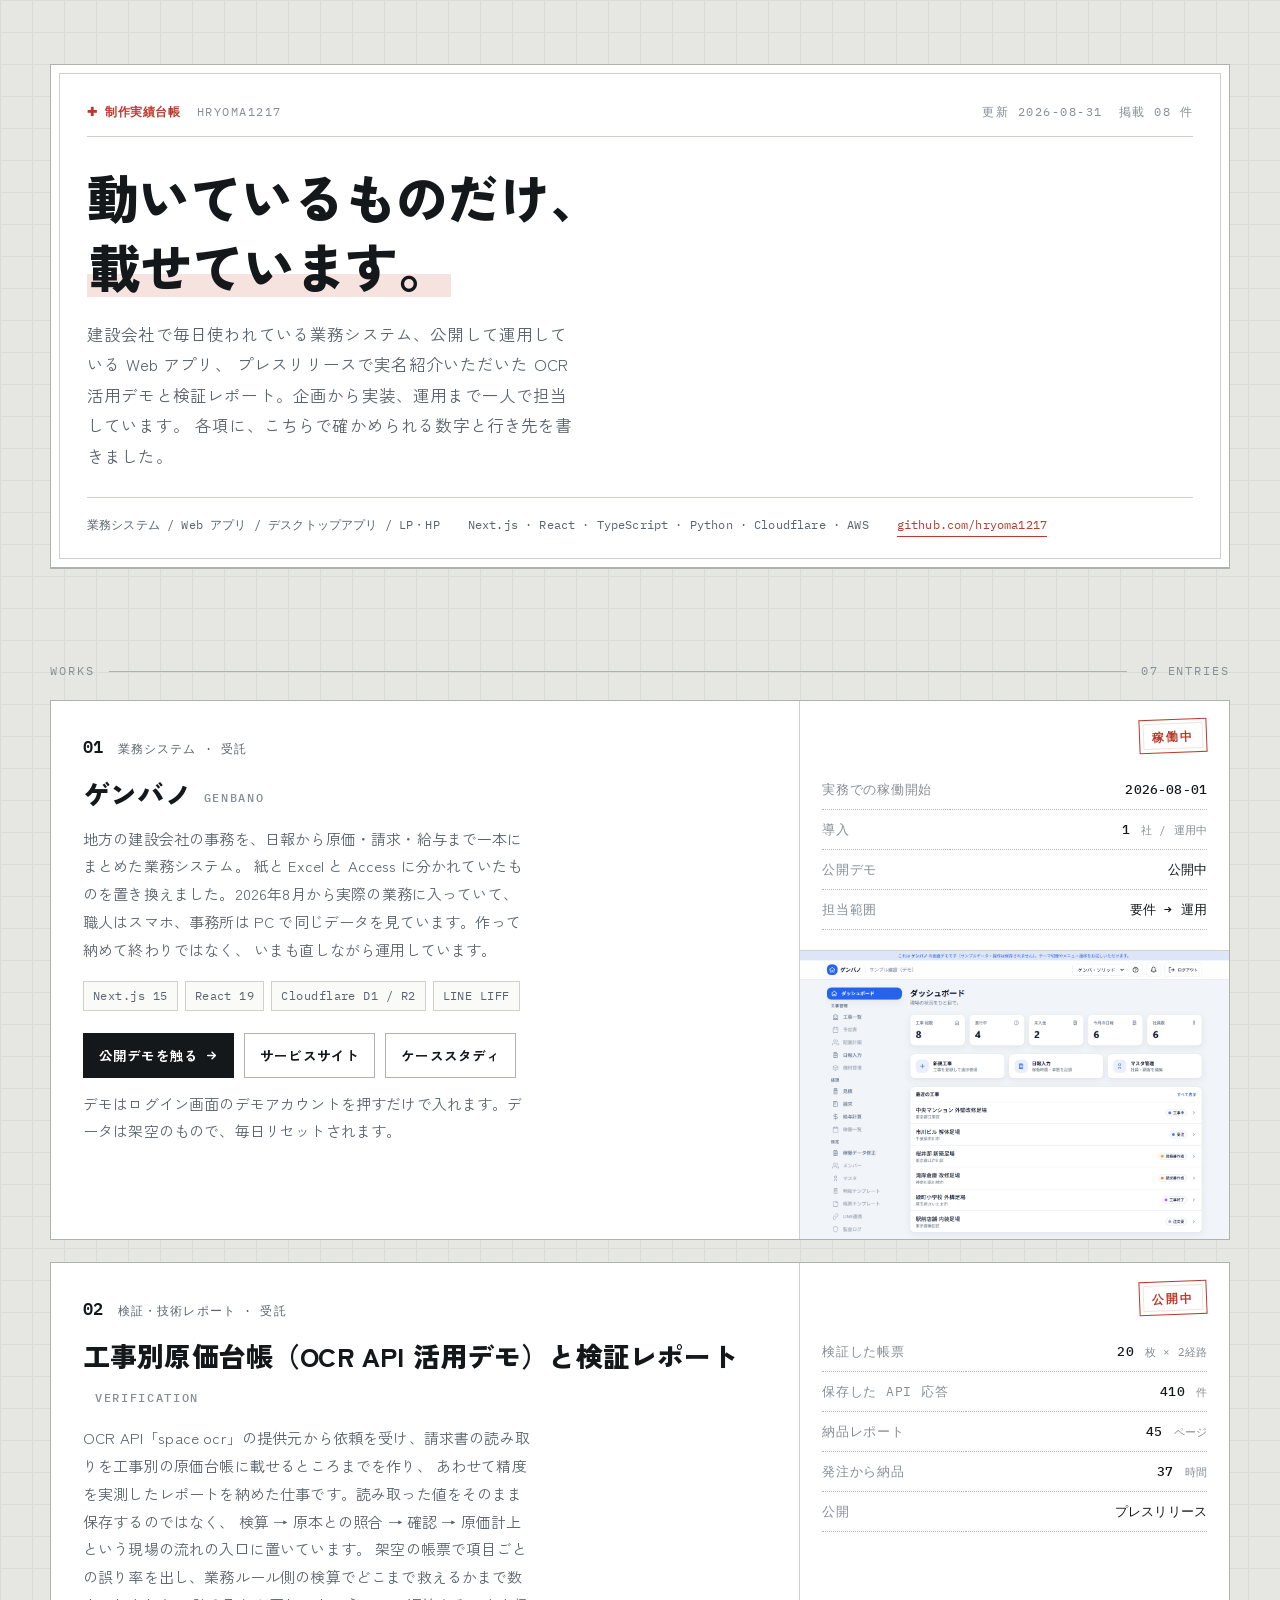
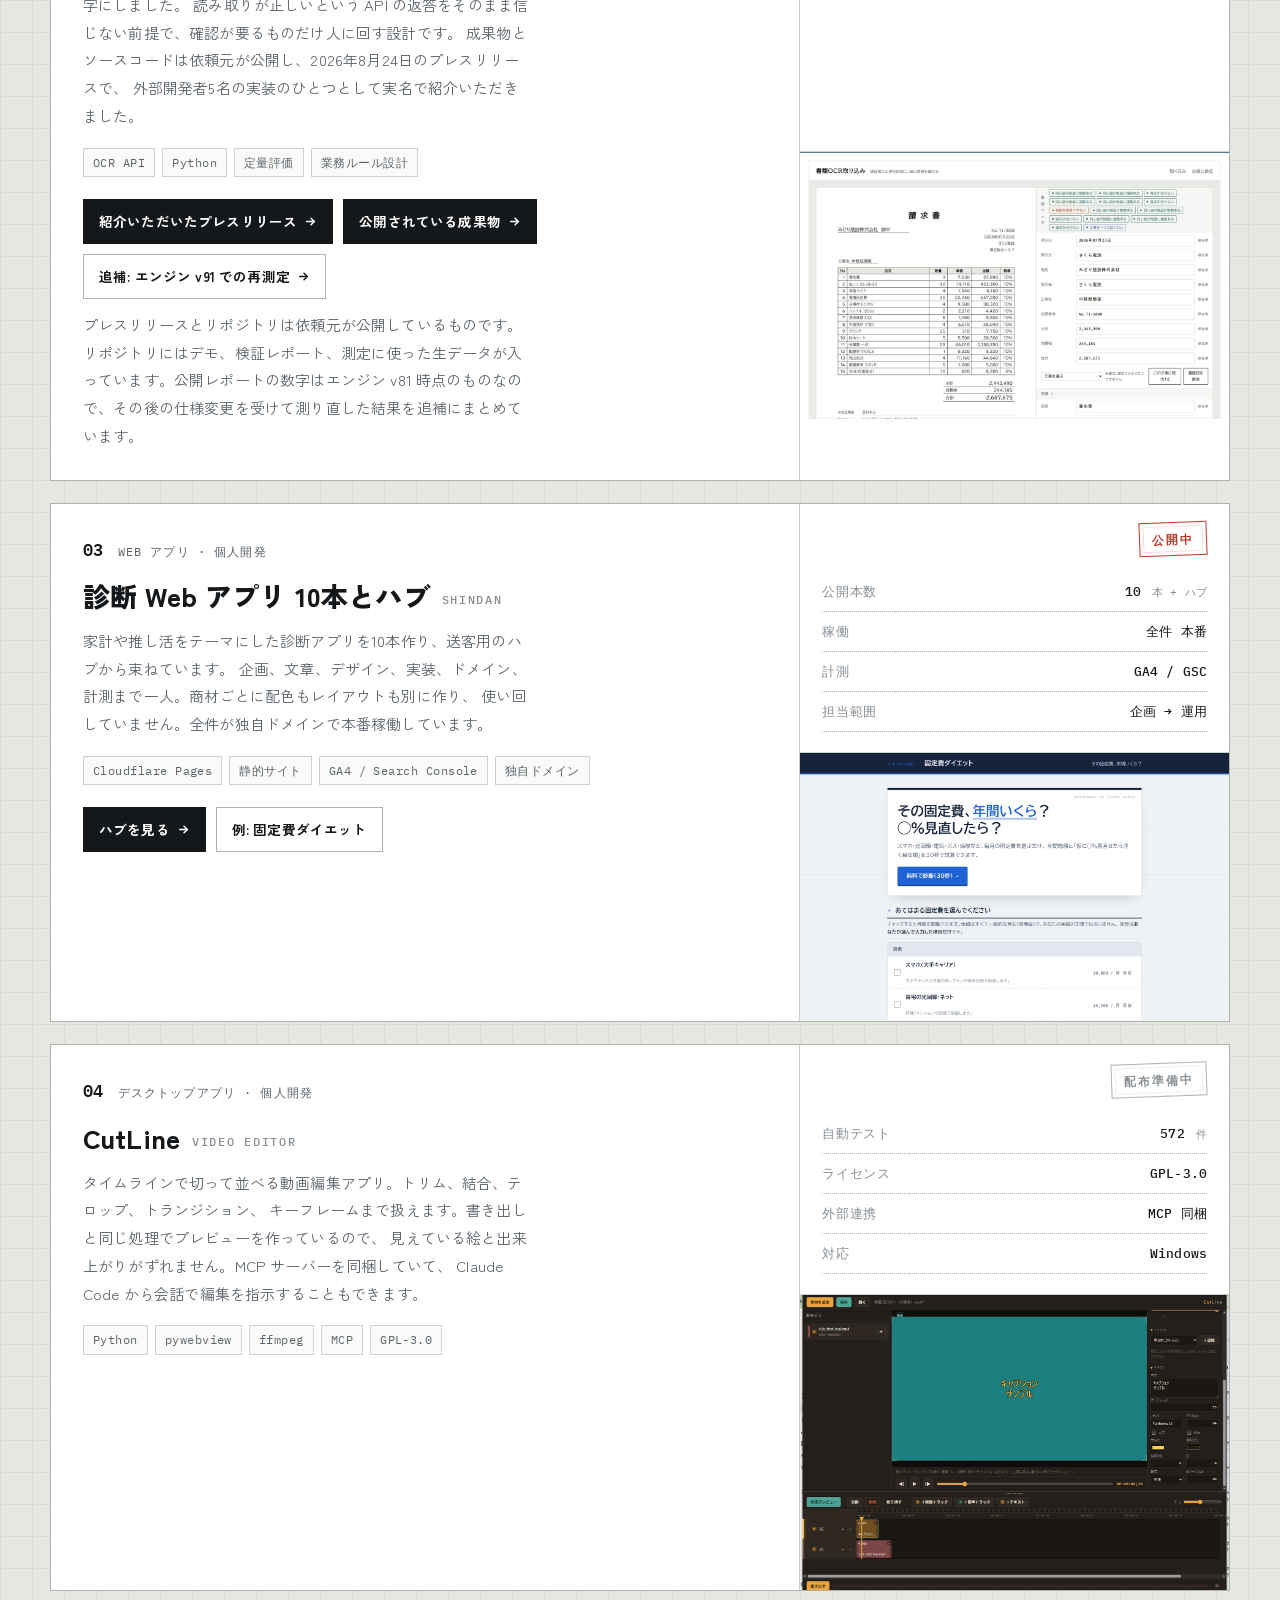
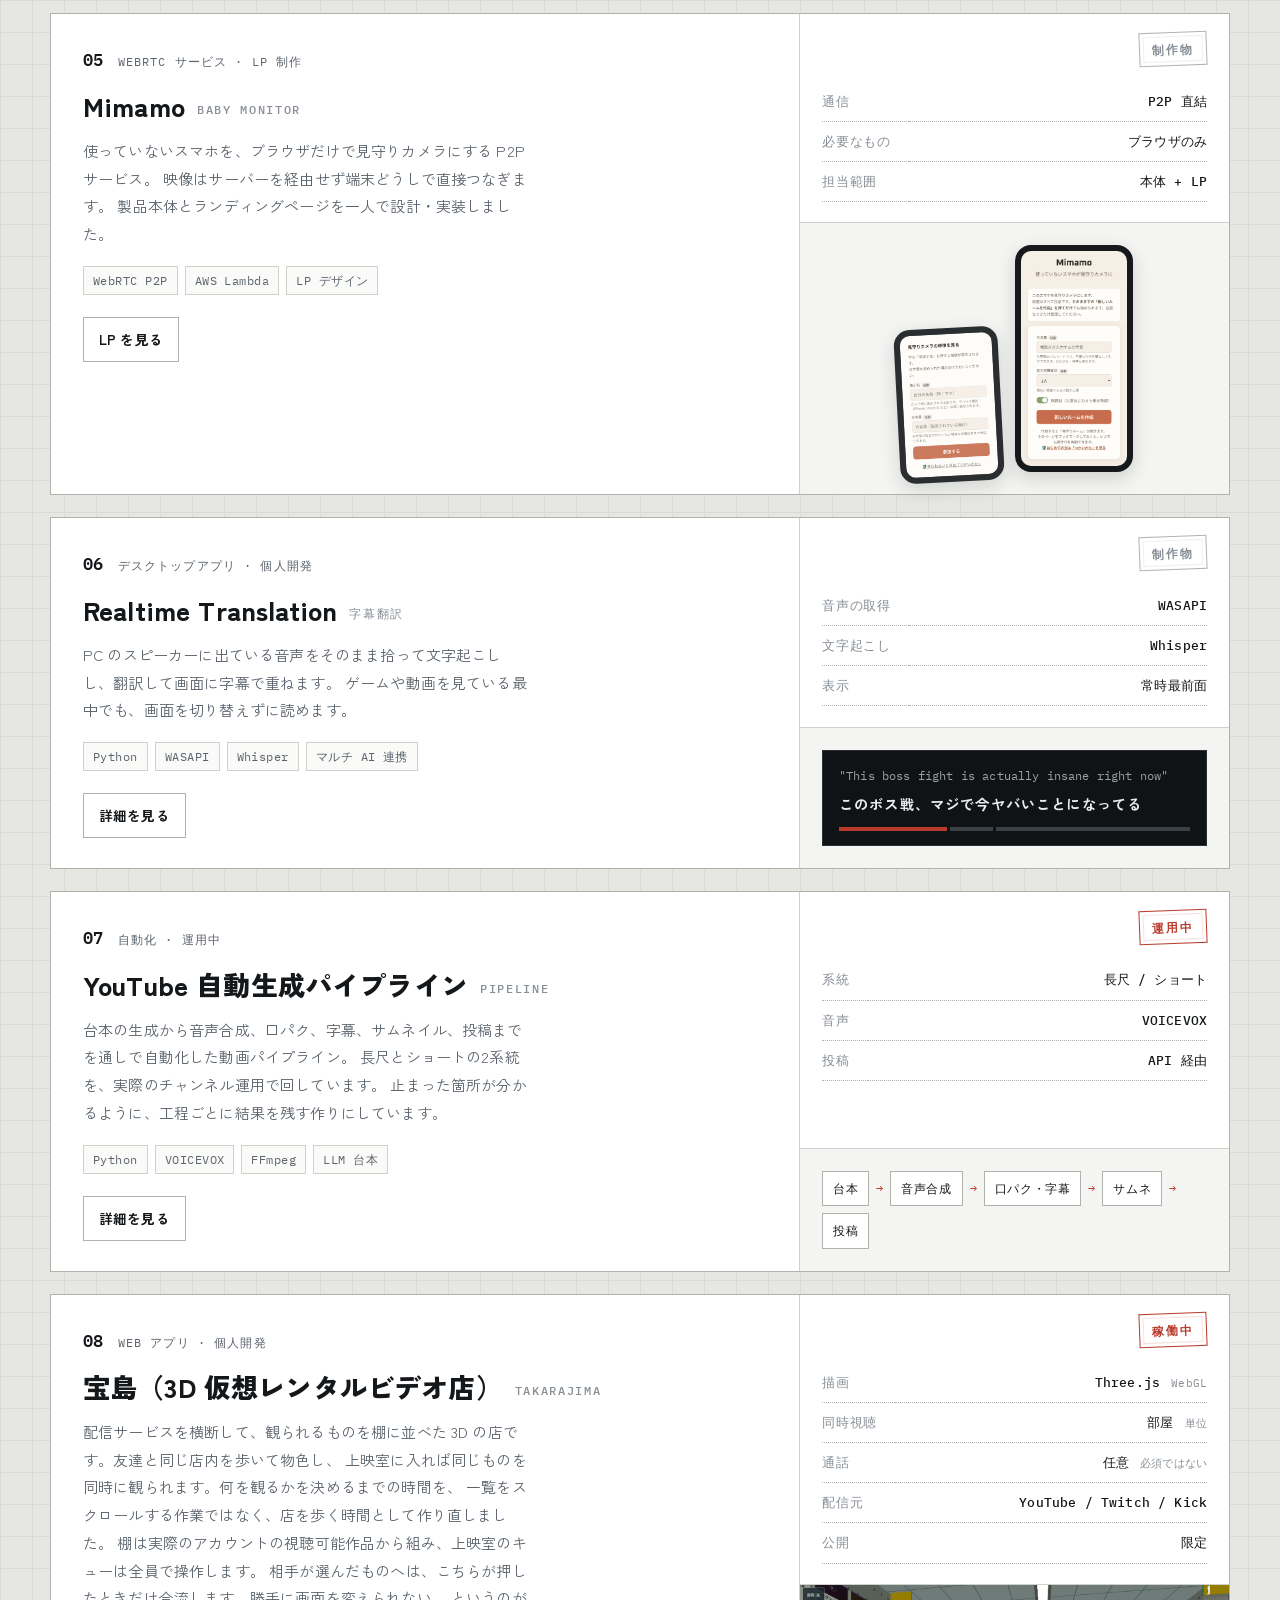
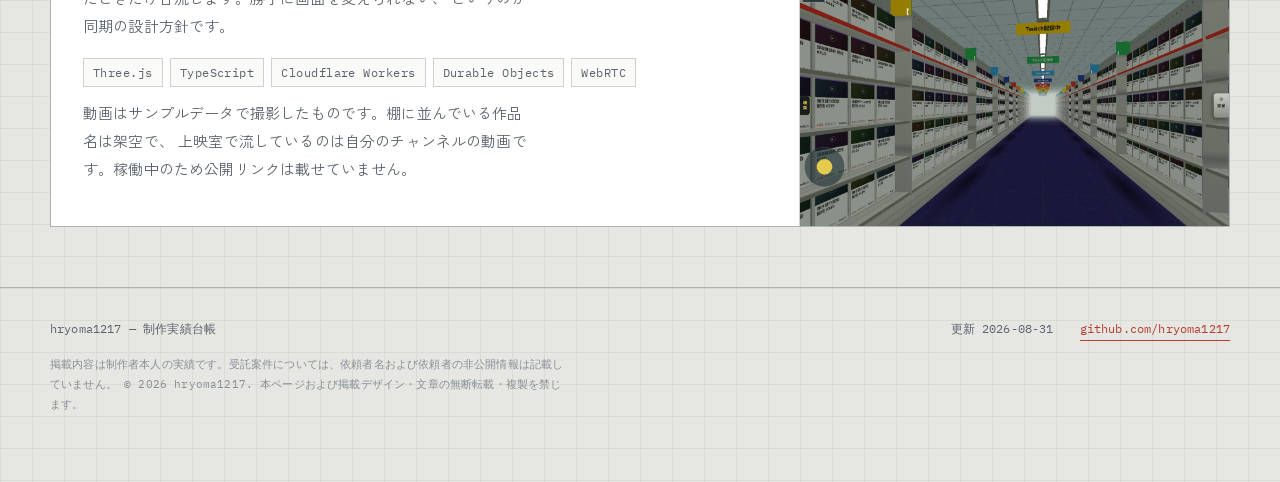
<file: index.html>
<!doctype html>
<html lang="ja">
<head>
<meta charset="utf-8">
<meta name="viewport" content="width=device-width, initial-scale=1">
<title>制作実績台帳 — hryoma1217</title>
<meta name="description" content="実際に動いているものだけを載せた制作実績。業務システム、検証レポート、Webアプリ、デスクトップアプリ。各項に確かめられる数字と行き先を記載しています。">
<meta name="theme-color" content="#e6e7e3">
<meta property="og:title" content="制作実績台帳 — hryoma1217">
<meta property="og:description" content="実際に動いているものだけを載せた制作実績。">
<meta property="og:type" content="website">
<link rel="preconnect" href="https://fonts.googleapis.com">
<link rel="preconnect" href="https://fonts.gstatic.com" crossorigin>
<link href="https://fonts.googleapis.com/css2?family=Zen+Kaku+Gothic+New:wght@400;500;700;900&family=IBM+Plex+Mono:wght@400;500;600&display=swap" rel="stylesheet">
<style>
/*
  設計メモ

  題材は「現場で毎日使われている業務システムを作って運用している人」。
  そこから、見せ方を作品集ではなく **台帳** に寄せた。工事台帳・検査記録の
  作法をそのまま借りている。各項に必ず実測値の欄があり、状態は朱の印で示す。

  雑誌風の見出しやセリフ体は使わない。前の版がその形で、実績の中身より
  体裁が前に出ていた。数字が主役になるように、見出しは角ゴシック、
  実測値だけ等幅にして、色は朱の一色に絞る。
*/

:root{
  --paper:#e6e7e3;        /* 打ちっぱなしのコンクリート寄り */
  --card:#ffffff;
  --ink:#15181b;
  --ink-2:#5b636c;
  --ink-3:#878e95;
  --rule:#ced2cb;
  --rule-2:#aeb4ac;
  --shu:#b93a2b;          /* 検査印の朱 */
  --shu-bg:#f6e3df;
  --grid:#d9dbd5;

  --sans:"Zen Kaku Gothic New",system-ui,-apple-system,"Hiragino Kaku Gothic ProN","Yu Gothic",Meiryo,sans-serif;
  --mono:"IBM Plex Mono",ui-monospace,SFMono-Regular,Menlo,Consolas,monospace;

  --wrap:1180px;
}

*,*::before,*::after{box-sizing:border-box}
html{-webkit-text-size-adjust:100%}
body{
  margin:0;
  background-color:var(--paper);
  /* 図面の下敷き。8mm方眼を薄く敷く */
  background-image:
    linear-gradient(var(--grid) 1px,transparent 1px),
    linear-gradient(90deg,var(--grid) 1px,transparent 1px);
  background-size:32px 32px;
  color:var(--ink);
  font-family:var(--sans);
  font-weight:400;
  line-height:1.85;
  letter-spacing:.01em;
}
img{max-width:100%;height:auto;display:block}
a{color:inherit}

.wrap{width:min(100% - 40px,var(--wrap));margin-inline:auto}

a:focus-visible,button:focus-visible{
  outline:2px solid var(--shu);
  outline-offset:3px;
}

/* ── 台帳の表紙 ───────────────────────────── */

.cover{padding:64px 0 40px}
.plate{
  background:var(--card);
  border:1px solid var(--rule-2);
  box-shadow:0 1px 0 var(--rule-2);
  padding:36px 36px 30px;
  position:relative;
}
.plate::after{
  /* 票の内枠。図面の枠線の作法 */
  content:"";position:absolute;inset:8px;border:1px solid var(--rule);pointer-events:none;
}
.plate>*{position:relative;z-index:1}

.slug{
  display:flex;flex-wrap:wrap;align-items:baseline;gap:10px 16px;
  font-family:var(--mono);font-size:11.5px;letter-spacing:.13em;
  text-transform:uppercase;color:var(--ink-3);
  padding-bottom:14px;border-bottom:1px solid var(--rule);
}
.slug .mark{color:var(--shu);font-weight:600;letter-spacing:.05em}
.slug .sp{flex:1 1 60px}

h1{
  font-size:clamp(30px,5.2vw,52px);
  line-height:1.32;
  font-weight:900;
  letter-spacing:-.01em;
  margin:26px 0 0;
}
h1 .u{
  /* 朱の下線。強調はここ一箇所だけに寄せる */
  background:linear-gradient(transparent 62%,var(--shu-bg) 62%,var(--shu-bg) 92%,transparent 92%);
  padding-inline:2px;
}
.lead{
  margin:18px 0 0;max-width:62ch;
  font-size:clamp(14.5px,1.5vw,16.5px);
  color:var(--ink-2);
}
.coverfoot{
  margin-top:26px;padding-top:16px;border-top:1px solid var(--rule);
  display:flex;flex-wrap:wrap;gap:8px 28px;
  font-family:var(--mono);font-size:12px;color:var(--ink-2);
}
.coverfoot a{color:var(--shu);text-decoration:none;border-bottom:1px solid currentColor}
.coverfoot a:hover{background:var(--shu-bg)}

/* ── 見出し ───────────────────────────── */

.sechead{
  display:flex;align-items:center;gap:14px;margin:52px 0 18px;
  font-family:var(--mono);font-size:12px;letter-spacing:.16em;
  text-transform:uppercase;color:var(--ink-3);
}
.sechead .line{flex:1;height:1px;background:var(--rule-2)}

/* ── 実績票 ───────────────────────────── */

.entries{display:flex;flex-direction:column;gap:22px;padding-bottom:40px}

/*
  スクロールで順に現れる演出を一度入れたが、外した。
  既定を opacity:0 にして script で見せる作りだったため、監視が動かない環境で
  01 以外が真っ白になった（実際にレンダリングして気づいた）。
  演出のために中身が消える可能性を残す価値はない。常に見える状態を既定にする。
*/
.entry{
  background:var(--card);
  border:1px solid var(--rule-2);
  display:grid;
  grid-template-columns:1fr minmax(320px,430px);
}

.entry .pad{padding:30px 32px 30px}

.rowhead{
  display:flex;align-items:baseline;gap:14px;
  font-family:var(--mono);font-size:11.5px;letter-spacing:.14em;
  text-transform:uppercase;color:var(--ink-3);
}
.rowhead .no{
  font-size:17px;font-weight:600;letter-spacing:.02em;color:var(--ink);
}
.rowhead .kind{color:var(--ink-2);letter-spacing:.1em}

.entry h3{
  margin:12px 0 0;font-size:clamp(21px,2.5vw,27px);font-weight:900;line-height:1.4;
}
.entry h3 .en{
  display:inline-block;margin-left:12px;font-family:var(--mono);
  font-size:12px;font-weight:500;letter-spacing:.14em;color:var(--ink-3);
  text-transform:uppercase;vertical-align:middle;
}
.entry p{margin:12px 0 0;max-width:56ch;font-size:15px;color:var(--ink-2)}

.chips{display:flex;flex-wrap:wrap;gap:7px;margin:18px 0 0;padding:0;list-style:none}
.chips li{
  font-family:var(--mono);font-size:11.5px;letter-spacing:.04em;
  padding:3px 9px;border:1px solid var(--rule);color:var(--ink-2);background:#fafbf9;
}

.links{display:flex;flex-wrap:wrap;gap:10px;margin:22px 0 0}
.lnk{
  display:inline-flex;align-items:center;gap:7px;
  font-size:13.5px;font-weight:700;text-decoration:none;
  padding:9px 15px;border:1.5px solid var(--ink);background:var(--ink);color:#fff;
}
.lnk svg{flex:none}
.lnk:hover{background:var(--shu);border-color:var(--shu)}
.lnk.ghost{background:transparent;color:var(--ink);border-color:var(--rule-2)}
.lnk.ghost:hover{background:var(--shu-bg);border-color:var(--shu);color:var(--shu)}
.note{
  margin:12px 0 0;font-size:12.5px;color:var(--ink-3);
}

/* 右カラム: 実測値と図版 */
.side{
  border-left:1px solid var(--rule);
  display:flex;flex-direction:column;
}
.stampbar{
  display:flex;justify-content:flex-end;padding:18px 22px 0;
}
.stamp{
  font-family:var(--mono);font-size:12px;font-weight:600;letter-spacing:.16em;
  color:var(--shu);border:1.5px solid var(--shu);
  padding:5px 12px;transform:rotate(-2.2deg);
  box-shadow:inset 0 0 0 3px #fff,inset 0 0 0 4px var(--shu-bg);
}
.stamp.quiet{color:var(--ink-3);border-color:var(--rule-2);box-shadow:inset 0 0 0 3px #fff,inset 0 0 0 4px #f0f1ee}

.facts{margin:16px 0 0;padding:0 22px 20px}
.facts dl{margin:0;display:grid;grid-template-columns:auto 1fr;gap:0}
.facts dt,.facts dd{
  margin:0;padding:8px 0;border-bottom:1px dotted var(--rule-2);
  font-size:12.5px;
}
.facts dt{font-family:var(--mono);letter-spacing:.06em;color:var(--ink-3);padding-right:18px;white-space:nowrap}
.facts dd{font-family:var(--mono);font-weight:500;text-align:right;color:var(--ink)}
.facts dd .unit{font-size:11px;color:var(--ink-3);margin-left:3px;font-weight:400}

.shot{display:block;margin-top:auto;border-top:1px solid var(--rule);background:#f4f5f2}
.shot img{width:100%}
/* 動画で見せる項（宝島）。静止画だと歩き回る感じが伝わらない */
.shot video{width:100%;height:auto;display:block}

/* 図版を持たない項目の作図 */
.figure{margin-top:auto;border-top:1px solid var(--rule);background:#f4f5f2;padding:22px}

.subs{background:#101315;color:#e9ecea;padding:14px 16px;border:1px solid #2a3033}
.subs .src{font-size:12px;color:#9aa3a1;font-family:var(--mono)}
.subs .dst{font-size:14.5px;font-weight:700;margin-top:6px;line-height:1.55}
.subs .bar{display:flex;gap:3px;margin-top:12px;height:4px}
.subs .bar i{display:block;height:100%;background:#3a4245}
.subs .bar i:nth-child(1){flex:5;background:var(--shu)}
.subs .bar i:nth-child(2){flex:2}
.subs .bar i:nth-child(3){flex:9}

.pipe{display:flex;flex-wrap:wrap;align-items:center;gap:7px}
.pipe .step{
  font-family:var(--mono);font-size:11.5px;letter-spacing:.05em;
  background:#fff;border:1px solid var(--rule-2);padding:6px 10px;
}
.pipe .arr{color:var(--shu);font-family:var(--mono);font-size:12px}

.phones{display:flex;gap:14px;justify-content:center;align-items:flex-end}
.phone{
  width:118px;border:6px solid #16191c;border-radius:16px;overflow:hidden;
  background:#16191c;box-shadow:0 6px 18px rgba(20,24,26,.16);
}
.phone.back{transform:translateY(10px) rotate(-3deg);width:104px;opacity:.9}
.phone img{display:block;width:100%}

/* ── 巻末 ───────────────────────────── */

footer{
  border-top:1px solid var(--rule-2);margin-top:20px;padding:30px 0 56px;
  font-family:var(--mono);font-size:12px;color:var(--ink-2);
}
footer .row{display:flex;flex-wrap:wrap;gap:10px 26px;align-items:baseline}
footer .sp{flex:1 1 40px}
footer a{color:var(--shu);text-decoration:none;border-bottom:1px solid currentColor}
footer .fine{margin-top:14px;font-size:11px;color:var(--ink-3);line-height:1.8;max-width:74ch}

@media (max-width:900px){
  .entry{grid-template-columns:1fr}
  .side{border-left:0;border-top:1px solid var(--rule)}
  .stampbar{padding:16px 22px 0}
  .facts dd{text-align:right}
  .cover{padding:40px 0 28px}
  .plate{padding:26px 22px 22px}
  .entry .pad{padding:24px 22px}
}
</style>
</head>
<body>

<header class="cover">
  <div class="wrap">
    <div class="plate">
      <div class="slug">
        <span class="mark">✚ 制作実績台帳</span>
        <span>hryoma1217</span>
        <span class="sp"></span>
        <span>更新 2026-08-31</span>
        <span>掲載 08 件</span>
      </div>

      <h1>動いているものだけ、<br><span class="u">載せています。</span></h1>

      <p class="lead">
        建設会社で毎日使われている業務システム、公開して運用している Web アプリ、
        プレスリリースで実名紹介いただいた OCR 活用デモと検証レポート。企画から実装、運用まで一人で担当しています。
        各項に、こちらで確かめられる数字と行き先を書きました。
      </p>

      <div class="coverfoot">
        <span>業務システム / Web アプリ / デスクトップアプリ / LP・HP</span>
        <span>Next.js · React · TypeScript · Python · Cloudflare · AWS</span>
        <a href="https://github.com/hryoma1217" target="_blank" rel="noopener">github.com/hryoma1217</a>
      </div>
    </div>
  </div>
</header>

<main class="wrap">
  <div class="sechead"><span>Works</span><span class="line"></span><span>07 entries</span></div>

  <div class="entries">

    <!-- 01 ゲンバノ -->
    <article class="entry">
      <div class="pad">
        <div class="rowhead"><span class="no">01</span><span class="kind">業務システム · 受託</span></div>
        <h3>ゲンバノ<span class="en">Genbano</span></h3>
        <p>
          地方の建設会社の事務を、日報から原価・請求・給与まで一本にまとめた業務システム。
          紙と Excel と Access に分かれていたものを置き換えました。2026年8月から実際の業務に入っていて、
          職人はスマホ、事務所は PC で同じデータを見ています。作って納めて終わりではなく、
          いまも直しながら運用しています。
        </p>
        <ul class="chips">
          <li>Next.js 15</li><li>React 19</li><li>Cloudflare D1 / R2</li><li>LINE LIFF</li>
        </ul>
        <div class="links">
          <a class="lnk" href="https://demo.genbano.cloud-nodes.com" target="_blank" rel="noopener">
            公開デモを触る
            <svg width="13" height="13" viewBox="0 0 24 24" fill="none" stroke="currentColor" stroke-width="2.8" stroke-linecap="round" stroke-linejoin="round"><path d="M5 12h14"/><path d="M13 6l6 6-6 6"/></svg>
          </a>
          <a class="lnk ghost" href="https://genbano.cloud-nodes.com" target="_blank" rel="noopener">サービスサイト</a>
          <a class="lnk ghost" href="genbano/index.html">ケーススタディ</a>
        </div>
        <p class="note">デモはログイン画面のデモアカウントを押すだけで入れます。データは架空のもので、毎日リセットされます。</p>
      </div>
      <div class="side">
        <div class="stampbar"><span class="stamp">稼働中</span></div>
        <div class="facts">
          <dl>
            <dt>実務での稼働開始</dt><dd>2026-08-01</dd>
            <dt>導入</dt><dd>1 <span class="unit">社 / 運用中</span></dd>
            <dt>公開デモ</dt><dd>公開中</dd>
            <dt>担当範囲</dt><dd>要件 → 運用</dd>
          </dl>
        </div>
        <a class="shot" href="genbano/index.html" aria-label="ゲンバノのダッシュボード画面">
          <img src="assets/genbano-dashboard.png" alt="ゲンバノのダッシュボード画面" loading="lazy" width="1280" height="860">
        </a>
      </div>
    </article>

    <!-- 02 space ocr -->
    <article class="entry">
      <div class="pad">
        <div class="rowhead"><span class="no">02</span><span class="kind">検証・技術レポート · 受託</span></div>
        <h3>工事別原価台帳（OCR API 活用デモ）と検証レポート<span class="en">verification</span></h3>
        <p>
          OCR API「space ocr」の提供元から依頼を受け、請求書の読み取りを工事別の原価台帳に載せるところまでを作り、
          あわせて精度を実測したレポートを納めた仕事です。読み取った値をそのまま保存するのではなく、
          検算 → 原本との照合 → 確認 → 原価計上という現場の流れの入口に置いています。
          架空の帳票で項目ごとの誤り率を出し、業務ルール側の検算でどこまで救えるかまで数字にしました。
          読み取りが正しいという API の返答をそのまま信じない前提で、確認が要るものだけ人に回す設計です。
          成果物とソースコードは依頼元が公開し、2026年8月24日のプレスリリースで、
          外部開発者5名の実装のひとつとして実名で紹介いただきました。
        </p>
        <ul class="chips">
          <li>OCR API</li><li>Python</li><li>定量評価</li><li>業務ルール設計</li>
        </ul>
        <div class="links">
          <a class="lnk" href="https://prtimes.jp/main/html/rd/p/000000003.000189262.html" target="_blank" rel="noopener">
            紹介いただいたプレスリリース
            <svg width="13" height="13" viewBox="0 0 24 24" fill="none" stroke="currentColor" stroke-width="2.8" stroke-linecap="round" stroke-linejoin="round"><path d="M5 12h14"/><path d="M13 6l6 6-6 6"/></svg>
          </a>
          <a class="lnk" href="https://github.com/oisidonut/space-ocr-construction-cost-ledger" target="_blank" rel="noopener">
            公開されている成果物
            <svg width="13" height="13" viewBox="0 0 24 24" fill="none" stroke="currentColor" stroke-width="2.8" stroke-linecap="round" stroke-linejoin="round"><path d="M5 12h14"/><path d="M13 6l6 6-6 6"/></svg>
          </a>
          <a class="lnk ghost" href="space-ocr/index.html">
            追補: エンジン v91 での再測定
            <svg width="13" height="13" viewBox="0 0 24 24" fill="none" stroke="currentColor" stroke-width="2.8" stroke-linecap="round" stroke-linejoin="round"><path d="M5 12h14"/><path d="M13 6l6 6-6 6"/></svg>
          </a>
        </div>
        <p class="note">プレスリリースとリポジトリは依頼元が公開しているものです。リポジトリにはデモ、検証レポート、測定に使った生データが入っています。公開レポートの数字はエンジン v81 時点のものなので、その後の仕様変更を受けて測り直した結果を追補にまとめています。</p>
      </div>
      <div class="side">
        <div class="stampbar"><span class="stamp">公開中</span></div>
        <div class="facts">
          <dl>
            <dt>検証した帳票</dt><dd>20 <span class="unit">枚 × 2経路</span></dd>
            <dt>保存した API 応答</dt><dd>410 <span class="unit">件</span></dd>
            <dt>納品レポート</dt><dd>45 <span class="unit">ページ</span></dd>
            <dt>発注から納品</dt><dd>37 <span class="unit">時間</span></dd>
            <dt>公開</dt><dd>プレスリリース</dd>
          </dl>
        </div>
        <div class="shot">
          <img src="assets/spaceocr-confirm.png" alt="読み取り結果の確認画面。原本画像の該当箇所に枠が重ねて表示されている" loading="lazy" width="1400" height="1068">
        </div>
      </div>
    </article>

    <!-- 03 診断アプリ -->
    <article class="entry">
      <div class="pad">
        <div class="rowhead"><span class="no">03</span><span class="kind">Web アプリ · 個人開発</span></div>
        <h3>診断 Web アプリ 10本とハブ<span class="en">shindan</span></h3>
        <p>
          家計や推し活をテーマにした診断アプリを10本作り、送客用のハブから束ねています。
          企画、文章、デザイン、実装、ドメイン、計測まで一人。商材ごとに配色もレイアウトも別に作り、
          使い回していません。全件が独自ドメインで本番稼働しています。
        </p>
        <ul class="chips">
          <li>Cloudflare Pages</li><li>静的サイト</li><li>GA4 / Search Console</li><li>独自ドメイン</li>
        </ul>
        <div class="links">
          <a class="lnk" href="https://shindan.cloud-nodes.com" target="_blank" rel="noopener">
            ハブを見る
            <svg width="13" height="13" viewBox="0 0 24 24" fill="none" stroke="currentColor" stroke-width="2.8" stroke-linecap="round" stroke-linejoin="round"><path d="M5 12h14"/><path d="M13 6l6 6-6 6"/></svg>
          </a>
          <a class="lnk ghost" href="https://koteihi-diet.cloud-nodes.com" target="_blank" rel="noopener">例: 固定費ダイエット</a>
        </div>
      </div>
      <div class="side">
        <div class="stampbar"><span class="stamp">公開中</span></div>
        <div class="facts">
          <dl>
            <dt>公開本数</dt><dd>10 <span class="unit">本 + ハブ</span></dd>
            <dt>稼働</dt><dd>全件 本番</dd>
            <dt>計測</dt><dd>GA4 / GSC</dd>
            <dt>担当範囲</dt><dd>企画 → 運用</dd>
          </dl>
        </div>
        <a class="shot" href="https://koteihi-diet.cloud-nodes.com" target="_blank" rel="noopener" aria-label="固定費ダイエットの画面">
          <img src="assets/koteihi-diet.png" alt="10本のうちの1本、固定費ダイエットの画面" loading="lazy" width="1400" height="875">
        </a>
      </div>
    </article>

    <!-- 04 CutLine -->
    <article class="entry">
      <div class="pad">
        <div class="rowhead"><span class="no">04</span><span class="kind">デスクトップアプリ · 個人開発</span></div>
        <h3>CutLine<span class="en">video editor</span></h3>
        <p>
          タイムラインで切って並べる動画編集アプリ。トリム、結合、テロップ、トランジション、
          キーフレームまで扱えます。書き出しと同じ処理でプレビューを作っているので、
          見えている絵と出来上がりがずれません。MCP サーバーを同梱していて、
          Claude Code から会話で編集を指示することもできます。
        </p>
        <ul class="chips">
          <li>Python</li><li>pywebview</li><li>ffmpeg</li><li>MCP</li><li>GPL-3.0</li>
        </ul>
      </div>
      <div class="side">
        <div class="stampbar"><span class="stamp quiet">配布準備中</span></div>
        <div class="facts">
          <dl>
            <dt>自動テスト</dt><dd>572 <span class="unit">件</span></dd>
            <dt>ライセンス</dt><dd>GPL-3.0</dd>
            <dt>外部連携</dt><dd>MCP 同梱</dd>
            <dt>対応</dt><dd>Windows</dd>
          </dl>
        </div>
        <div class="shot">
          <img src="assets/cutline-timeline.png" alt="CutLine の編集画面。テロップを載せたプレビューと2本のトラックが並んだタイムライン" loading="lazy" width="1400" height="961">
        </div>
      </div>
    </article>

    <!-- 05 Mimamo -->
    <article class="entry">
      <div class="pad">
        <div class="rowhead"><span class="no">05</span><span class="kind">WebRTC サービス · LP 制作</span></div>
        <h3>Mimamo<span class="en">baby monitor</span></h3>
        <p>
          使っていないスマホを、ブラウザだけで見守りカメラにする P2P サービス。
          映像はサーバーを経由せず端末どうしで直接つなぎます。
          製品本体とランディングページを一人で設計・実装しました。
        </p>
        <ul class="chips">
          <li>WebRTC P2P</li><li>AWS Lambda</li><li>LP デザイン</li>
        </ul>
        <div class="links">
          <a class="lnk ghost" href="mimamo/index.html">LP を見る</a>
        </div>
      </div>
      <div class="side">
        <div class="stampbar"><span class="stamp quiet">制作物</span></div>
        <div class="facts">
          <dl>
            <dt>通信</dt><dd>P2P 直結</dd>
            <dt>必要なもの</dt><dd>ブラウザのみ</dd>
            <dt>担当範囲</dt><dd>本体 + LP</dd>
          </dl>
        </div>
        <div class="figure">
          <div class="phones">
            <div class="phone back"><img src="mimamo/shots/view-full.png" alt="Mimamo の視聴画面" loading="lazy"></div>
            <div class="phone"><img src="mimamo/shots/setup-full.png" alt="Mimamo のカメラ設定画面" loading="lazy"></div>
          </div>
        </div>
      </div>
    </article>

    <!-- 06 Realtime Translation -->
    <article class="entry">
      <div class="pad">
        <div class="rowhead"><span class="no">06</span><span class="kind">デスクトップアプリ · 個人開発</span></div>
        <h3>Realtime Translation<span class="en">字幕翻訳</span></h3>
        <p>
          PC のスピーカーに出ている音声をそのまま拾って文字起こしし、翻訳して画面に字幕で重ねます。
          ゲームや動画を見ている最中でも、画面を切り替えずに読めます。
        </p>
        <ul class="chips">
          <li>Python</li><li>WASAPI</li><li>Whisper</li><li>マルチ AI 連携</li>
        </ul>
        <div class="links">
          <a class="lnk ghost" href="realtime-translation/index.html">詳細を見る</a>
        </div>
      </div>
      <div class="side">
        <div class="stampbar"><span class="stamp quiet">制作物</span></div>
        <div class="facts">
          <dl>
            <dt>音声の取得</dt><dd>WASAPI</dd>
            <dt>文字起こし</dt><dd>Whisper</dd>
            <dt>表示</dt><dd>常時最前面</dd>
          </dl>
        </div>
        <div class="figure">
          <div class="subs">
            <div class="src">"This boss fight is actually insane right now"</div>
            <div class="dst">このボス戦、マジで今ヤバいことになってる</div>
            <div class="bar"><i></i><i></i><i></i></div>
          </div>
        </div>
      </div>
    </article>

    <!-- 07 YouTube パイプライン -->
    <article class="entry">
      <div class="pad">
        <div class="rowhead"><span class="no">07</span><span class="kind">自動化 · 運用中</span></div>
        <h3>YouTube 自動生成パイプライン<span class="en">pipeline</span></h3>
        <p>
          台本の生成から音声合成、口パク、字幕、サムネイル、投稿までを通しで自動化した動画パイプライン。
          長尺とショートの2系統を、実際のチャンネル運用で回しています。
          止まった箇所が分かるように、工程ごとに結果を残す作りにしています。
        </p>
        <ul class="chips">
          <li>Python</li><li>VOICEVOX</li><li>FFmpeg</li><li>LLM 台本</li>
        </ul>
        <div class="links">
          <a class="lnk ghost" href="youtube/index.html">詳細を見る</a>
        </div>
      </div>
      <div class="side">
        <div class="stampbar"><span class="stamp">運用中</span></div>
        <div class="facts">
          <dl>
            <dt>系統</dt><dd>長尺 / ショート</dd>
            <dt>音声</dt><dd>VOICEVOX</dd>
            <dt>投稿</dt><dd>API 経由</dd>
          </dl>
        </div>
        <div class="figure">
          <div class="pipe">
            <span class="step">台本</span><span class="arr">→</span>
            <span class="step">音声合成</span><span class="arr">→</span>
            <span class="step">口パク・字幕</span><span class="arr">→</span>
            <span class="step">サムネ</span><span class="arr">→</span>
            <span class="step">投稿</span>
          </div>
        </div>
      </div>
    </article>

    <!-- 08 宝島 -->
    <article class="entry">
      <div class="pad">
        <div class="rowhead"><span class="no">08</span><span class="kind">Web アプリ · 個人開発</span></div>
        <h3>宝島（3D 仮想レンタルビデオ店）<span class="en">takarajima</span></h3>
        <p>
          配信サービスを横断して、観られるものを棚に並べた 3D の店です。友達と同じ店内を歩いて物色し、
          上映室に入れば同じものを同時に観られます。何を観るかを決めるまでの時間を、
          一覧をスクロールする作業ではなく、店を歩く時間として作り直しました。
          棚は実際のアカウントの視聴可能作品から組み、上映室のキューは全員で操作します。
          相手が選んだものへは、こちらが押したときだけ合流します。勝手に画面を変えられない、
          というのが同期の設計方針です。
        </p>
        <ul class="chips">
          <li>Three.js</li><li>TypeScript</li><li>Cloudflare Workers</li><li>Durable Objects</li><li>WebRTC</li>
        </ul>
        <p class="note">
          動画はサンプルデータで撮影したものです。棚に並んでいる作品名は架空で、
          上映室で流しているのは自分のチャンネルの動画です。稼働中のため公開リンクは載せていません。
        </p>
      </div>
      <div class="side">
        <div class="stampbar"><span class="stamp">稼働中</span></div>
        <div class="facts">
          <dl>
            <dt>描画</dt><dd>Three.js <span class="unit">WebGL</span></dd>
            <dt>同時視聴</dt><dd>部屋 <span class="unit">単位</span></dd>
            <dt>通話</dt><dd>任意 <span class="unit">必須ではない</span></dd>
            <dt>配信元</dt><dd>YouTube / Twitch / Kick</dd>
            <dt>公開</dt><dd>限定</dd>
          </dl>
        </div>
        <div class="shot">
          <video src="assets/takarajima-demo.mp4" poster="assets/takarajima-aisle.png"
                 autoplay muted loop playsinline width="1280" height="720"
                 aria-label="店内の通路を歩いて棚を見たあと、上映室に入ってモニターに動画を映すまでの操作">
          </video>
        </div>
      </div>
    </article>

  </div>
</main>

<footer>
  <div class="wrap">
    <div class="row">
      <span>hryoma1217 — 制作実績台帳</span>
      <span class="sp"></span>
      <span>更新 2026-08-31</span>
      <a href="https://github.com/hryoma1217" target="_blank" rel="noopener">github.com/hryoma1217</a>
    </div>
    <p class="fine">
      掲載内容は制作者本人の実績です。受託案件については、依頼者名および依頼者の非公開情報は記載していません。
      © 2026 hryoma1217. 本ページおよび掲載デザイン・文章の無断転載・複製を禁じます。
    </p>
  </div>
</footer>

</body>
</html>
</file>
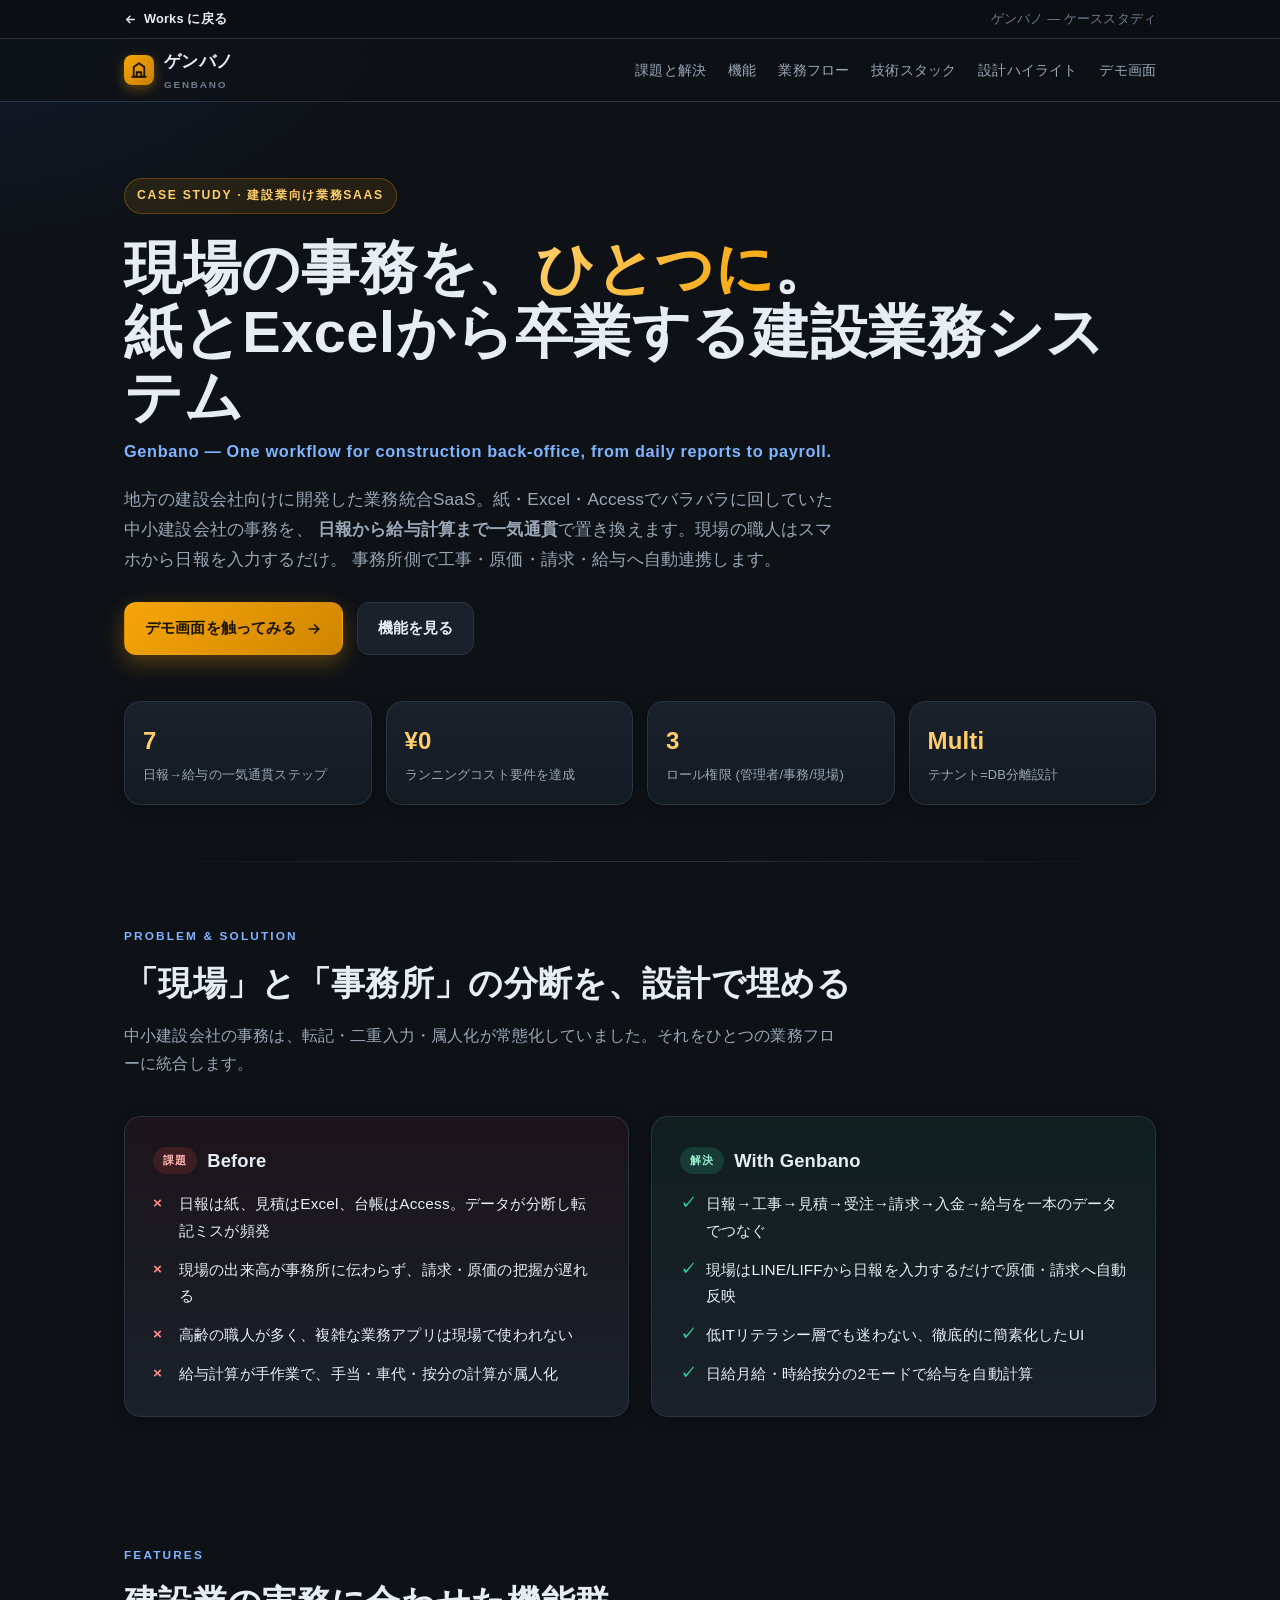
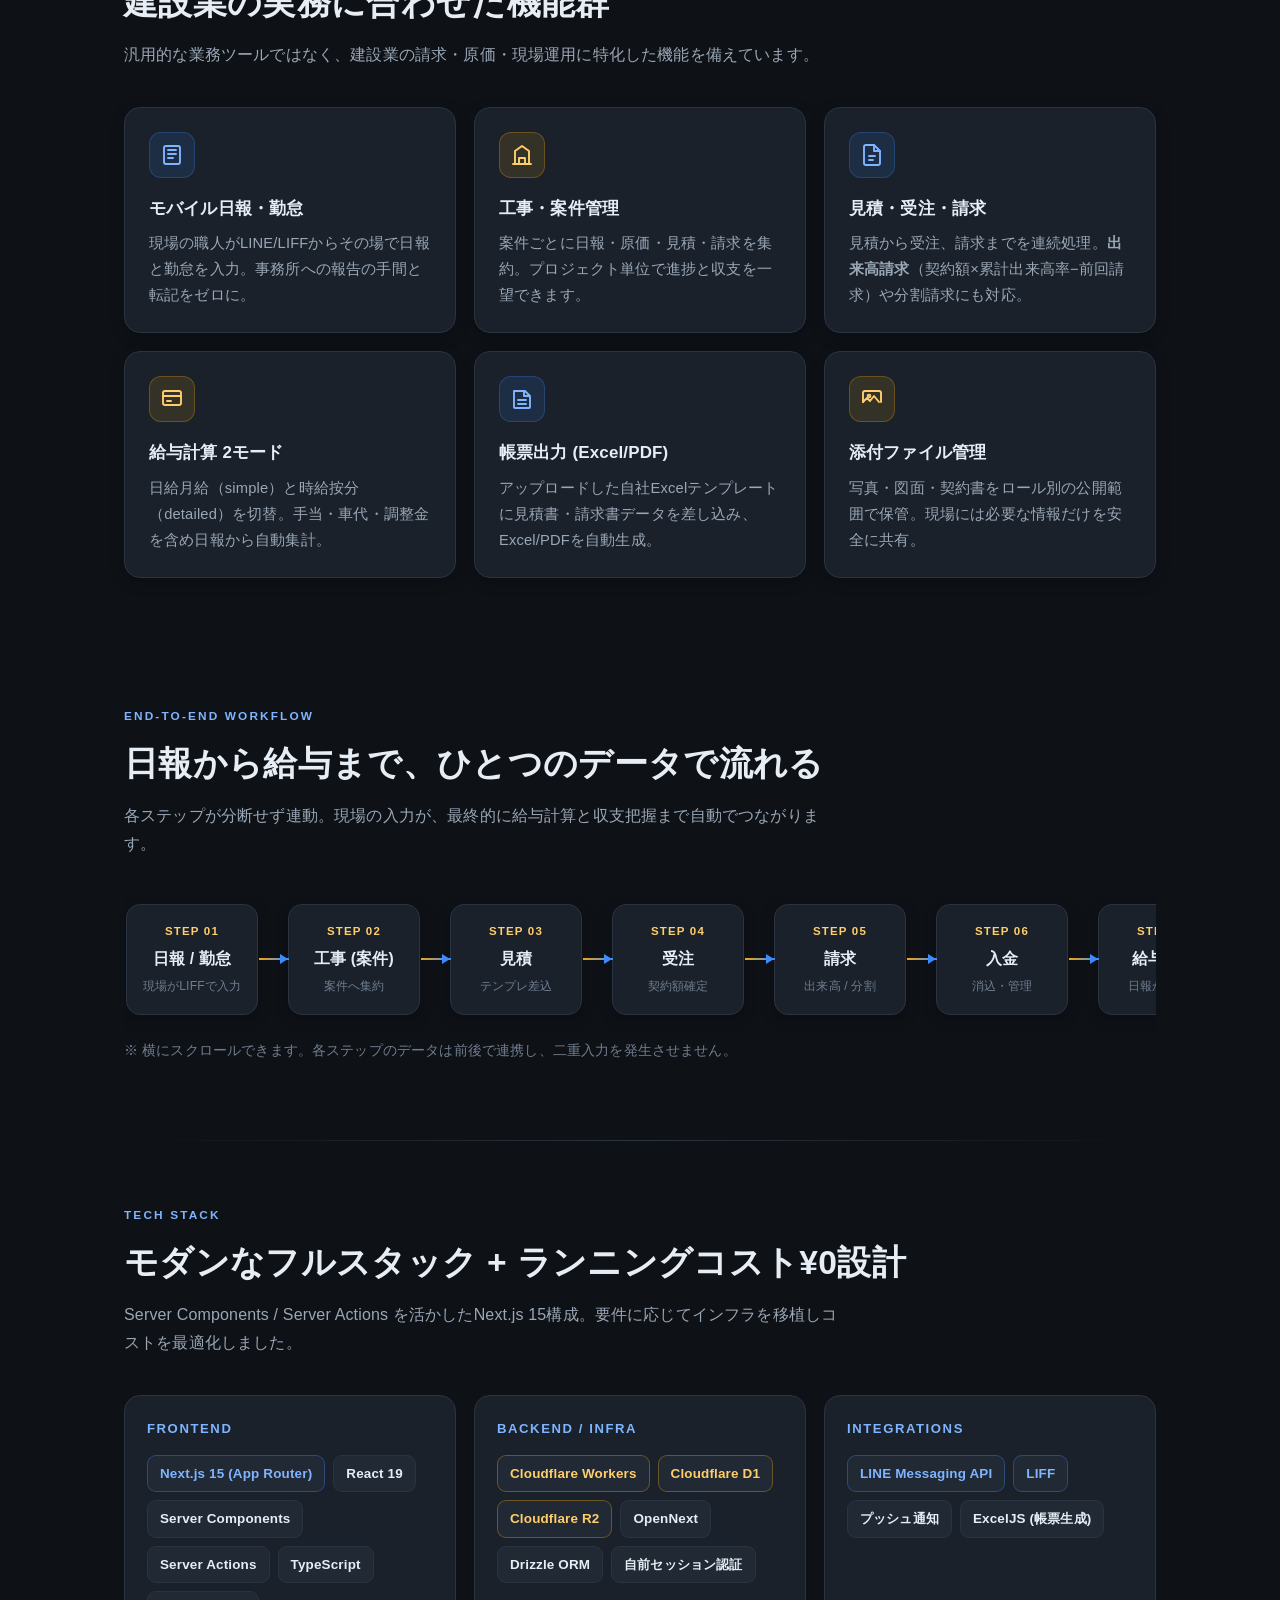
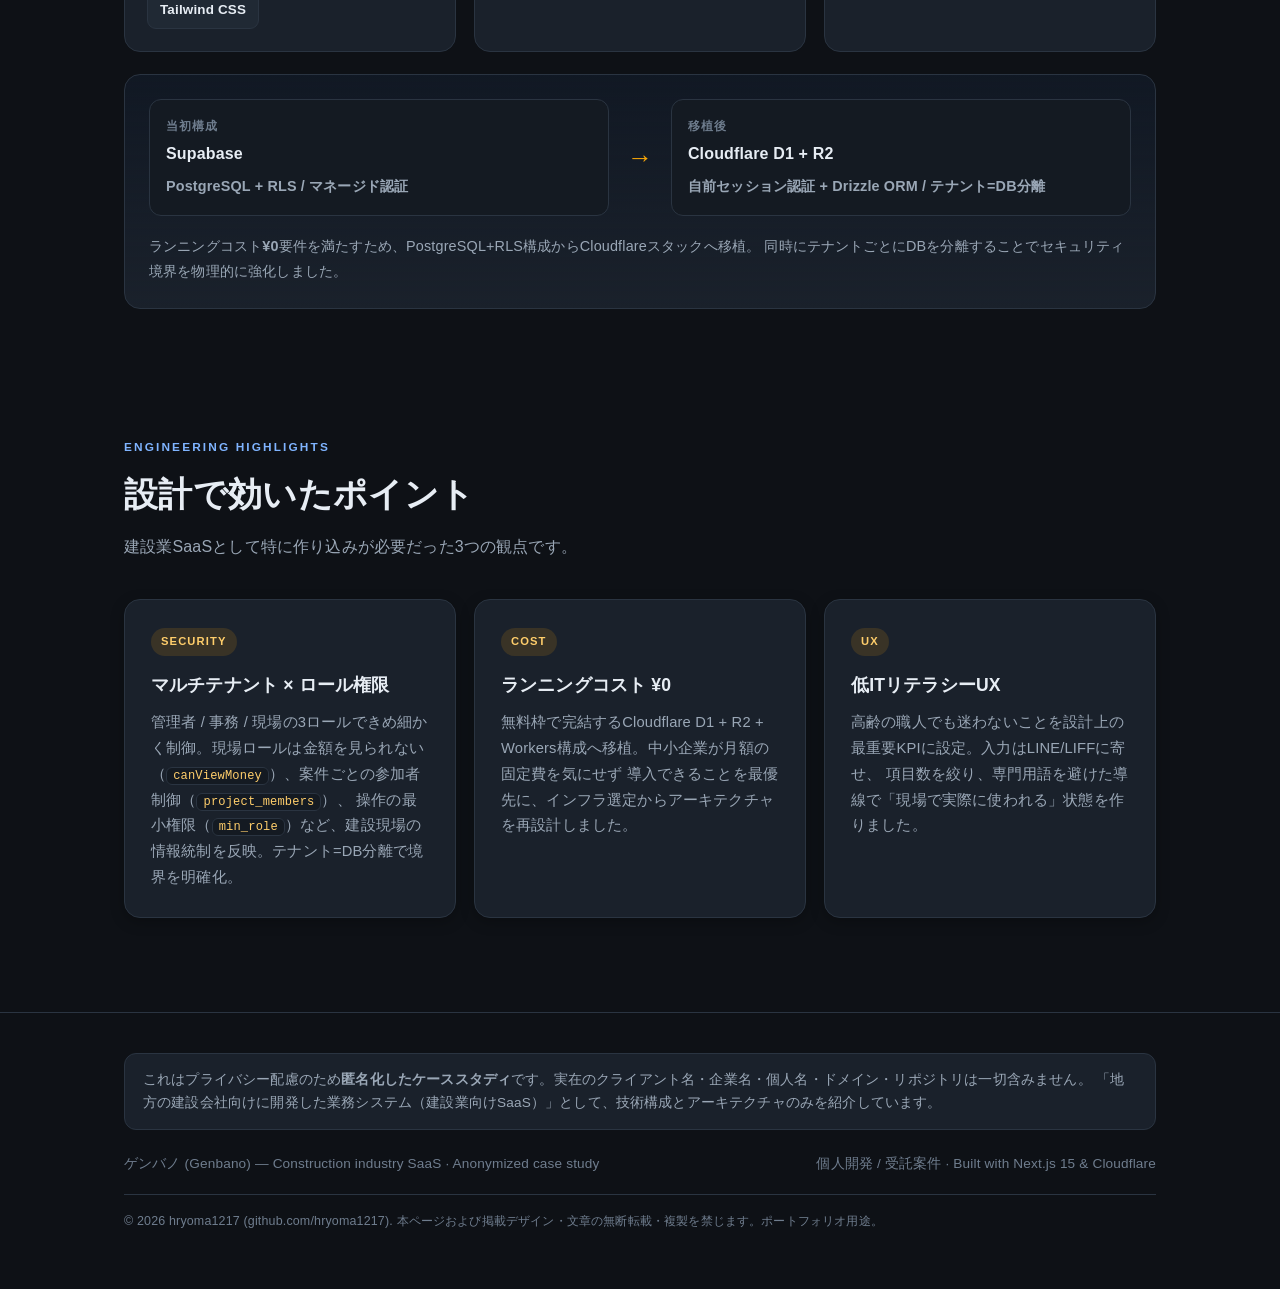
<file: genbano/index.html>
<!DOCTYPE html>
<html lang="ja">
<head>
<meta charset="UTF-8" />
<meta name="viewport" content="width=device-width, initial-scale=1.0" />
<meta name="robots" content="noindex, nofollow" />
<title>ゲンバノ (Genbano) — 建設業向け業務統合SaaS | ケーススタディ</title>
<meta name="description" content="紙・Excel・Accessで回していた中小建設会社の事務を、日報から給与計算まで一気通貫で統合した業務SaaSのケーススタディ。Next.js 15 / Cloudflare D1+R2 / LINE LIFF。" />
<style>
  :root {
    --bg: #0e1116;
    --bg-soft: #141a22;
    --card: #1a212b;
    --card-2: #202934;
    --border: #2a3441;
    --text: #e7edf4;
    --muted: #9aa7b6;
    --muted-2: #6f7d8e;
    --amber: #f6a609;
    --amber-soft: #ffce6b;
    --blue: #3d8bff;
    --blue-soft: #7fb4ff;
    --green: #34d399;
    --radius: 16px;
    --shadow: 0 10px 30px rgba(0,0,0,.35), 0 2px 8px rgba(0,0,0,.25);
    --shadow-sm: 0 4px 14px rgba(0,0,0,.25);
    --maxw: 1080px;
  }

  * { box-sizing: border-box; }

  html { scroll-behavior: smooth; }

  body {
    margin: 0;
    background:
      radial-gradient(1200px 600px at 85% -10%, rgba(246,166,9,.10), transparent 60%),
      radial-gradient(900px 500px at -5% 0%, rgba(61,139,255,.10), transparent 55%),
      var(--bg);
    color: var(--text);
    font-family: -apple-system, BlinkMacSystemFont, "Segoe UI", "Hiragino Kaku Gothic ProN",
      "Hiragino Sans", "Noto Sans JP", "Yu Gothic", Meiryo, sans-serif;
    line-height: 1.75;
    -webkit-font-smoothing: antialiased;
    letter-spacing: .01em;
  }

  a { color: inherit; text-decoration: none; }

  .wrap {
    max-width: var(--maxw);
    margin: 0 auto;
    padding: 0 24px;
  }

  /* ---------- Header ---------- */
  header.site {
    position: sticky;
    top: 0;
    z-index: 50;
    backdrop-filter: blur(10px);
    background: rgba(14,17,22,.72);
    border-bottom: 1px solid var(--border);
  }
  .nav {
    display: flex;
    align-items: center;
    justify-content: space-between;
    height: 62px;
  }
  .brand {
    display: flex;
    align-items: center;
    gap: 10px;
    font-weight: 800;
    letter-spacing: .02em;
  }
  .brand .logo {
    width: 30px;
    height: 30px;
    border-radius: 8px;
    background: linear-gradient(135deg, var(--amber), #c97f00);
    display: grid;
    place-items: center;
    box-shadow: 0 4px 12px rgba(246,166,9,.35);
  }
  .brand .name { font-size: 1.05rem; }
  .brand .name small { display:block; font-size:.62rem; color: var(--muted-2); font-weight:600; letter-spacing:.18em; }
  .nav-links { display: flex; gap: 22px; font-size: .9rem; color: var(--muted); }
  .nav-links a:hover { color: var(--text); }
  @media (max-width: 720px){ .nav-links { display: none; } }

  /* ---------- Hero ---------- */
  .hero { padding: 76px 0 56px; position: relative; }
  .eyebrow {
    display: inline-flex;
    align-items: center;
    gap: 8px;
    font-size: .76rem;
    letter-spacing: .14em;
    text-transform: uppercase;
    color: var(--amber-soft);
    background: rgba(246,166,9,.10);
    border: 1px solid rgba(246,166,9,.28);
    padding: 6px 12px;
    border-radius: 999px;
    font-weight: 700;
  }
  .hero h1 {
    font-size: clamp(2.2rem, 6vw, 3.6rem);
    line-height: 1.12;
    margin: 22px 0 8px;
    font-weight: 900;
    letter-spacing: .01em;
  }
  .hero h1 .accent {
    background: linear-gradient(120deg, var(--amber-soft), var(--amber));
    -webkit-background-clip: text;
    background-clip: text;
    color: transparent;
  }
  .hero .tagline-en {
    font-size: 1.02rem;
    color: var(--blue-soft);
    font-weight: 600;
    letter-spacing: .04em;
    margin-bottom: 18px;
  }
  .hero p.lead {
    font-size: 1.08rem;
    color: var(--muted);
    max-width: 720px;
  }
  .hero-cta { display: flex; gap: 14px; flex-wrap: wrap; margin-top: 28px; }
  .btn {
    display: inline-flex;
    align-items: center;
    gap: 9px;
    padding: 12px 20px;
    border-radius: 12px;
    font-weight: 700;
    font-size: .94rem;
    border: 1px solid var(--border);
    transition: transform .12s ease, border-color .15s ease, background .15s ease;
  }
  .btn:hover { transform: translateY(-2px); }
  .btn.primary {
    background: linear-gradient(135deg, var(--amber), #cf8500);
    color: #1a1300;
    border-color: transparent;
    box-shadow: 0 8px 22px rgba(246,166,9,.3);
  }
  .btn.ghost { color: var(--text); background: var(--card); }
  .btn.ghost:hover { border-color: var(--blue); }

  .hero-stats {
    display: grid;
    grid-template-columns: repeat(4, 1fr);
    gap: 14px;
    margin-top: 46px;
  }
  .stat {
    background: linear-gradient(180deg, var(--card), var(--bg-soft));
    border: 1px solid var(--border);
    border-radius: var(--radius);
    padding: 18px 18px;
    box-shadow: var(--shadow-sm);
  }
  .stat .k { font-size: 1.5rem; font-weight: 900; color: var(--amber-soft); }
  .stat .l { font-size: .8rem; color: var(--muted); margin-top: 2px; }
  @media (max-width: 720px){ .hero-stats { grid-template-columns: repeat(2,1fr); } }

  /* ---------- Section base ---------- */
  section { padding: 64px 0; }
  .sec-head { margin-bottom: 38px; }
  .sec-tag {
    font-size: .74rem;
    letter-spacing: .18em;
    text-transform: uppercase;
    color: var(--blue-soft);
    font-weight: 800;
  }
  .sec-head h2 {
    font-size: clamp(1.5rem, 3.4vw, 2.1rem);
    margin: 8px 0 8px;
    font-weight: 900;
    letter-spacing: .01em;
  }
  .sec-head p { color: var(--muted); max-width: 720px; margin: 0; }

  .divider { height: 1px; background: linear-gradient(90deg, transparent, var(--border), transparent); }

  /* ---------- Problem / Solution ---------- */
  .ps-grid {
    display: grid;
    grid-template-columns: 1fr 1fr;
    gap: 22px;
  }
  @media (max-width: 820px){ .ps-grid { grid-template-columns: 1fr; } }
  .ps-card {
    border-radius: var(--radius);
    padding: 28px;
    border: 1px solid var(--border);
    box-shadow: var(--shadow-sm);
  }
  .ps-card.problem { background: linear-gradient(180deg, rgba(239,68,68,.06), var(--card)); }
  .ps-card.solution { background: linear-gradient(180deg, rgba(52,211,153,.07), var(--card)); }
  .ps-card h3 {
    margin: 0 0 14px;
    font-size: 1.15rem;
    display: flex;
    align-items: center;
    gap: 10px;
  }
  .pill {
    font-size: .68rem; font-weight: 800; letter-spacing: .1em;
    padding: 4px 10px; border-radius: 999px;
  }
  .pill.bad { background: rgba(239,68,68,.16); color: #ffb4b4; }
  .pill.good { background: rgba(52,211,153,.16); color: #9af0cf; }
  .ps-card ul { list-style: none; margin: 0; padding: 0; }
  .ps-card li {
    position: relative;
    padding-left: 26px;
    margin-bottom: 12px;
    color: var(--text);
    font-size: .96rem;
  }
  .ps-card li:last-child { margin-bottom: 0; }
  .ps-card.problem li::before {
    content: "×"; position: absolute; left: 0; top: -1px;
    color: #ff8a8a; font-weight: 900;
  }
  .ps-card.solution li::before {
    content: "✓"; position: absolute; left: 0; top: -1px;
    color: var(--green); font-weight: 900;
  }

  /* ---------- Feature grid ---------- */
  .feat-grid {
    display: grid;
    grid-template-columns: repeat(3, 1fr);
    gap: 18px;
  }
  @media (max-width: 920px){ .feat-grid { grid-template-columns: repeat(2,1fr); } }
  @media (max-width: 620px){ .feat-grid { grid-template-columns: 1fr; } }
  .feat {
    background: var(--card);
    border: 1px solid var(--border);
    border-radius: var(--radius);
    padding: 24px;
    box-shadow: var(--shadow-sm);
    transition: transform .14s ease, border-color .14s ease;
  }
  .feat:hover { transform: translateY(-4px); border-color: var(--amber); }
  .feat .ic {
    width: 46px; height: 46px;
    border-radius: 12px;
    display: grid; place-items: center;
    background: rgba(61,139,255,.12);
    border: 1px solid rgba(61,139,255,.25);
    margin-bottom: 16px;
  }
  .feat:nth-child(even) .ic { background: rgba(246,166,9,.12); border-color: rgba(246,166,9,.28); }
  .feat .ic svg { width: 24px; height: 24px; }
  .feat h3 { margin: 0 0 8px; font-size: 1.06rem; font-weight: 800; }
  .feat p { margin: 0; color: var(--muted); font-size: .92rem; }

  /* ---------- Workflow ---------- */
  .flow {
    display: flex;
    align-items: stretch;
    gap: 0;
    overflow-x: auto;
    padding: 8px 2px 18px;
  }
  .flow-step {
    flex: 1 0 132px;
    min-width: 132px;
    background: var(--card);
    border: 1px solid var(--border);
    border-radius: 14px;
    padding: 16px 14px;
    text-align: center;
    position: relative;
    box-shadow: var(--shadow-sm);
  }
  .flow-step + .flow-step { margin-left: 30px; }
  .flow-step + .flow-step::before {
    content: "";
    position: absolute;
    left: -30px; top: 50%;
    width: 30px; height: 2px;
    background: linear-gradient(90deg, var(--amber), var(--blue));
    transform: translateY(-50%);
  }
  .flow-step + .flow-step::after {
    content: "";
    position: absolute;
    left: -9px; top: 50%;
    width: 0; height: 0;
    border-left: 8px solid var(--blue);
    border-top: 5px solid transparent;
    border-bottom: 5px solid transparent;
    transform: translateY(-50%);
  }
  .flow-step .num {
    font-size: .72rem; font-weight: 800; color: var(--amber-soft);
    letter-spacing: .1em;
  }
  .flow-step .ttl { font-weight: 800; font-size: .98rem; margin-top: 4px; }
  .flow-step .sub { font-size: .76rem; color: var(--muted-2); margin-top: 4px; }
  .flow-note { color: var(--muted-2); font-size: .85rem; margin-top: 6px; }

  /* ---------- Tech stack ---------- */
  .tech-blocks {
    display: grid;
    grid-template-columns: repeat(3, 1fr);
    gap: 18px;
  }
  @media (max-width: 820px){ .tech-blocks { grid-template-columns: 1fr; } }
  .tech {
    background: var(--card);
    border: 1px solid var(--border);
    border-radius: var(--radius);
    padding: 22px;
  }
  .tech h4 { margin: 0 0 14px; font-size: .82rem; letter-spacing: .12em; text-transform: uppercase; color: var(--blue-soft); }
  .chips { display: flex; flex-wrap: wrap; gap: 8px; }
  .chip {
    font-size: .84rem;
    padding: 6px 12px;
    border-radius: 9px;
    background: var(--card-2);
    border: 1px solid var(--border);
    color: var(--text);
    font-weight: 600;
  }
  .chip.amber { border-color: rgba(246,166,9,.35); color: var(--amber-soft); }
  .chip.blue { border-color: rgba(61,139,255,.35); color: var(--blue-soft); }

  .migrate {
    margin-top: 22px;
    background: linear-gradient(180deg, rgba(61,139,255,.06), var(--card));
    border: 1px solid var(--border);
    border-radius: var(--radius);
    padding: 24px;
    display: flex;
    align-items: center;
    gap: 18px;
    flex-wrap: wrap;
  }
  .migrate .from, .migrate .to {
    flex: 1 1 220px;
    background: var(--bg-soft);
    border: 1px solid var(--border);
    border-radius: 12px;
    padding: 16px;
  }
  .migrate .lbl { font-size: .72rem; letter-spacing: .1em; color: var(--muted-2); font-weight: 800; text-transform: uppercase; }
  .migrate .val { font-weight: 800; margin-top: 4px; }
  .migrate .val.sm { font-size: .9rem; font-weight: 600; color: var(--muted); margin-top: 6px; }
  .migrate .arrow {
    flex: 0 0 auto;
    font-size: 1.6rem;
    color: var(--amber);
    font-weight: 900;
  }
  @media (max-width: 560px){ .migrate .arrow { transform: rotate(90deg); align-self:center; } }

  /* ---------- Highlights ---------- */
  .hl-grid {
    display: grid;
    grid-template-columns: repeat(3, 1fr);
    gap: 18px;
  }
  @media (max-width: 820px){ .hl-grid { grid-template-columns: 1fr; } }
  .hl {
    border: 1px solid var(--border);
    border-radius: var(--radius);
    padding: 26px;
    background: var(--card);
    box-shadow: var(--shadow-sm);
  }
  .hl .badge {
    display: inline-block;
    font-size: .7rem; font-weight: 800; letter-spacing: .1em;
    padding: 4px 10px; border-radius: 999px;
    background: rgba(246,166,9,.14); color: var(--amber-soft);
    margin-bottom: 14px;
  }
  .hl h3 { margin: 0 0 10px; font-size: 1.1rem; font-weight: 800; }
  .hl p { margin: 0; color: var(--muted); font-size: .92rem; }
  .hl code {
    background: var(--bg-soft);
    border: 1px solid var(--border);
    padding: 1px 6px;
    border-radius: 6px;
    font-size: .82em;
    color: var(--amber-soft);
  }

  /* ---------- Footer ---------- */
  footer.site {
    border-top: 1px solid var(--border);
    padding: 40px 0 56px;
    margin-top: 30px;
  }
  footer .ft {
    display: flex;
    justify-content: space-between;
    align-items: center;
    flex-wrap: wrap;
    gap: 14px;
    color: var(--muted-2);
    font-size: .85rem;
  }
  footer .copyright {
    margin-top: 18px;
    padding-top: 16px;
    border-top: 1px solid var(--border);
    color: var(--muted-2);
    font-size: .78rem;
  }
  footer .note {
    background: var(--card);
    border: 1px solid var(--border);
    border-radius: 12px;
    padding: 14px 18px;
    color: var(--muted);
    font-size: .85rem;
    margin-bottom: 22px;
  }
</style>
</head>
<body>

<div style="background:#0b0e13;border-bottom:1px solid var(--border)">
  <div style="max-width:var(--maxw);margin:0 auto;padding:8px 24px;display:flex;align-items:center;justify-content:space-between;gap:16px;font-size:.8rem">
    <a href="../index.html" style="display:inline-flex;align-items:center;gap:7px;color:#e7edf4;font-weight:700;text-decoration:none">
      <svg width="13" height="13" viewBox="0 0 24 24" fill="none" stroke="currentColor" stroke-width="2.6" stroke-linecap="round" stroke-linejoin="round"><path d="M19 12H5"/><path d="M11 18l-6-6 6-6"/></svg>
      Works に戻る
    </a>
    <span style="color:#6f7d8e">ゲンバノ — ケーススタディ</span>
  </div>
</div>

<header class="site">
  <div class="wrap nav">
    <div class="brand">
      <span class="logo">
        <svg width="18" height="18" viewBox="0 0 24 24" fill="none" stroke="#1a1300" stroke-width="2.4" stroke-linecap="round" stroke-linejoin="round">
          <path d="M3 21h18"/><path d="M5 21V8l7-5 7 5v13"/><path d="M9 21v-6h6v6"/>
        </svg>
      </span>
      <span class="name">ゲンバノ<small>GENBANO</small></span>
    </div>
    <nav class="nav-links">
      <a href="#problem">課題と解決</a>
      <a href="#features">機能</a>
      <a href="#workflow">業務フロー</a>
      <a href="#stack">技術スタック</a>
      <a href="#highlights">設計ハイライト</a>
      <a href="demo.html">デモ画面</a>
    </nav>
  </div>
</header>

<main>
  <!-- HERO -->
  <section class="hero">
    <div class="wrap">
      <span class="eyebrow">Case Study · 建設業向け業務SaaS</span>
      <h1>現場の事務を、<span class="accent">ひとつに</span>。<br>紙とExcelから卒業する建設業務システム</h1>
      <div class="tagline-en">Genbano — One workflow for construction back-office, from daily reports to payroll.</div>
      <p class="lead">
        地方の建設会社向けに開発した業務統合SaaS。紙・Excel・Accessでバラバラに回していた中小建設会社の事務を、
        <strong>日報から給与計算まで一気通貫</strong>で置き換えます。現場の職人はスマホから日報を入力するだけ。
        事務所側で工事・原価・請求・給与へ自動連携します。
      </p>
      <div class="hero-cta">
        <a class="btn primary" href="demo.html">
          デモ画面を触ってみる
          <svg width="16" height="16" viewBox="0 0 24 24" fill="none" stroke="currentColor" stroke-width="2.5" stroke-linecap="round" stroke-linejoin="round"><path d="M5 12h14"/><path d="M13 6l6 6-6 6"/></svg>
        </a>
        <a class="btn ghost" href="#features">機能を見る</a>
      </div>

      <div class="hero-stats">
        <div class="stat"><div class="k">7</div><div class="l">日報→給与の一気通貫ステップ</div></div>
        <div class="stat"><div class="k">¥0</div><div class="l">ランニングコスト要件を達成</div></div>
        <div class="stat"><div class="k">3</div><div class="l">ロール権限 (管理者/事務/現場)</div></div>
        <div class="stat"><div class="k">Multi</div><div class="l">テナント=DB分離設計</div></div>
      </div>
    </div>
  </section>

  <div class="wrap"><div class="divider"></div></div>

  <!-- PROBLEM / SOLUTION -->
  <section id="problem">
    <div class="wrap">
      <div class="sec-head">
        <div class="sec-tag">Problem &amp; Solution</div>
        <h2>「現場」と「事務所」の分断を、設計で埋める</h2>
        <p>中小建設会社の事務は、転記・二重入力・属人化が常態化していました。それをひとつの業務フローに統合します。</p>
      </div>
      <div class="ps-grid">
        <div class="ps-card problem">
          <h3><span class="pill bad">課題</span> Before</h3>
          <ul>
            <li>日報は紙、見積はExcel、台帳はAccess。データが分断し転記ミスが頻発</li>
            <li>現場の出来高が事務所に伝わらず、請求・原価の把握が遅れる</li>
            <li>高齢の職人が多く、複雑な業務アプリは現場で使われない</li>
            <li>給与計算が手作業で、手当・車代・按分の計算が属人化</li>
          </ul>
        </div>
        <div class="ps-card solution">
          <h3><span class="pill good">解決</span> With Genbano</h3>
          <ul>
            <li>日報→工事→見積→受注→請求→入金→給与を一本のデータでつなぐ</li>
            <li>現場はLINE/LIFFから日報を入力するだけで原価・請求へ自動反映</li>
            <li>低ITリテラシー層でも迷わない、徹底的に簡素化したUI</li>
            <li>日給月給・時給按分の2モードで給与を自動計算</li>
          </ul>
        </div>
      </div>
    </div>
  </section>

  <!-- FEATURES -->
  <section id="features">
    <div class="wrap">
      <div class="sec-head">
        <div class="sec-tag">Features</div>
        <h2>建設業の実務に合わせた機能群</h2>
        <p>汎用的な業務ツールではなく、建設業の請求・原価・現場運用に特化した機能を備えています。</p>
      </div>
      <div class="feat-grid">

        <div class="feat">
          <div class="ic">
            <svg viewBox="0 0 24 24" fill="none" stroke="#7fb4ff" stroke-width="1.9" stroke-linecap="round" stroke-linejoin="round"><rect x="4" y="3" width="16" height="18" rx="2"/><path d="M8 7h8M8 11h8M8 15h5"/></svg>
          </div>
          <h3>モバイル日報・勤怠</h3>
          <p>現場の職人がLINE/LIFFからその場で日報と勤怠を入力。事務所への報告の手間と転記をゼロに。</p>
        </div>

        <div class="feat">
          <div class="ic">
            <svg viewBox="0 0 24 24" fill="none" stroke="#ffce6b" stroke-width="1.9" stroke-linecap="round" stroke-linejoin="round"><path d="M3 21h18"/><path d="M5 21V8l7-5 7 5v13"/><path d="M9 21v-6h6v6"/></svg>
          </div>
          <h3>工事・案件管理</h3>
          <p>案件ごとに日報・原価・見積・請求を集約。プロジェクト単位で進捗と収支を一望できます。</p>
        </div>

        <div class="feat">
          <div class="ic">
            <svg viewBox="0 0 24 24" fill="none" stroke="#7fb4ff" stroke-width="1.9" stroke-linecap="round" stroke-linejoin="round"><path d="M14 2H6a2 2 0 0 0-2 2v16a2 2 0 0 0 2 2h12a2 2 0 0 0 2-2V8z"/><path d="M14 2v6h6"/><path d="M9 13h6M9 17h4"/></svg>
          </div>
          <h3>見積・受注・請求</h3>
          <p>見積から受注、請求までを連続処理。<strong>出来高請求</strong>（契約額×累計出来高率−前回請求）や分割請求にも対応。</p>
        </div>

        <div class="feat">
          <div class="ic">
            <svg viewBox="0 0 24 24" fill="none" stroke="#ffce6b" stroke-width="1.9" stroke-linecap="round" stroke-linejoin="round"><rect x="3" y="4" width="18" height="14" rx="2"/><path d="M3 9h18M7 14h4"/></svg>
          </div>
          <h3>給与計算 2モード</h3>
          <p>日給月給（simple）と時給按分（detailed）を切替。手当・車代・調整金を含め日報から自動集計。</p>
        </div>

        <div class="feat">
          <div class="ic">
            <svg viewBox="0 0 24 24" fill="none" stroke="#7fb4ff" stroke-width="1.9" stroke-linecap="round" stroke-linejoin="round"><path d="M4 4h11l5 5v11a1 1 0 0 1-1 1H5a1 1 0 0 1-1-1z"/><path d="M14 4v5h5"/><path d="M8 13h8M8 17h8"/></svg>
          </div>
          <h3>帳票出力 (Excel/PDF)</h3>
          <p>アップロードした自社Excelテンプレートに見積書・請求書データを差し込み、Excel/PDFを自動生成。</p>
        </div>

        <div class="feat">
          <div class="ic">
            <svg viewBox="0 0 24 24" fill="none" stroke="#ffce6b" stroke-width="1.9" stroke-linecap="round" stroke-linejoin="round"><path d="M21 15V6a2 2 0 0 0-2-2H5a2 2 0 0 0-2 2v9"/><path d="M3 15l4-4 3 3 4-5 5 6"/><circle cx="9" cy="9" r="1.4"/></svg>
          </div>
          <h3>添付ファイル管理</h3>
          <p>写真・図面・契約書をロール別の公開範囲で保管。現場には必要な情報だけを安全に共有。</p>
        </div>

      </div>
    </div>
  </section>

  <!-- WORKFLOW -->
  <section id="workflow">
    <div class="wrap">
      <div class="sec-head">
        <div class="sec-tag">End-to-End Workflow</div>
        <h2>日報から給与まで、ひとつのデータで流れる</h2>
        <p>各ステップが分断せず連動。現場の入力が、最終的に給与計算と収支把握まで自動でつながります。</p>
      </div>
      <div class="flow">
        <div class="flow-step"><div class="num">STEP 01</div><div class="ttl">日報 / 勤怠</div><div class="sub">現場がLIFFで入力</div></div>
        <div class="flow-step"><div class="num">STEP 02</div><div class="ttl">工事 (案件)</div><div class="sub">案件へ集約</div></div>
        <div class="flow-step"><div class="num">STEP 03</div><div class="ttl">見積</div><div class="sub">テンプレ差込</div></div>
        <div class="flow-step"><div class="num">STEP 04</div><div class="ttl">受注</div><div class="sub">契約額確定</div></div>
        <div class="flow-step"><div class="num">STEP 05</div><div class="ttl">請求</div><div class="sub">出来高 / 分割</div></div>
        <div class="flow-step"><div class="num">STEP 06</div><div class="ttl">入金</div><div class="sub">消込・管理</div></div>
        <div class="flow-step"><div class="num">STEP 07</div><div class="ttl">給与計算</div><div class="sub">日報から自動</div></div>
      </div>
      <p class="flow-note">※ 横にスクロールできます。各ステップのデータは前後で連携し、二重入力を発生させません。</p>
    </div>
  </section>

  <div class="wrap"><div class="divider"></div></div>

  <!-- TECH STACK -->
  <section id="stack">
    <div class="wrap">
      <div class="sec-head">
        <div class="sec-tag">Tech Stack</div>
        <h2>モダンなフルスタック + ランニングコスト¥0設計</h2>
        <p>Server Components / Server Actions を活かしたNext.js 15構成。要件に応じてインフラを移植しコストを最適化しました。</p>
      </div>

      <div class="tech-blocks">
        <div class="tech">
          <h4>Frontend</h4>
          <div class="chips">
            <span class="chip blue">Next.js 15 (App Router)</span>
            <span class="chip">React 19</span>
            <span class="chip">Server Components</span>
            <span class="chip">Server Actions</span>
            <span class="chip">TypeScript</span>
            <span class="chip">Tailwind CSS</span>
          </div>
        </div>
        <div class="tech">
          <h4>Backend / Infra</h4>
          <div class="chips">
            <span class="chip amber">Cloudflare Workers</span>
            <span class="chip amber">Cloudflare D1</span>
            <span class="chip amber">Cloudflare R2</span>
            <span class="chip">OpenNext</span>
            <span class="chip">Drizzle ORM</span>
            <span class="chip">自前セッション認証</span>
          </div>
        </div>
        <div class="tech">
          <h4>Integrations</h4>
          <div class="chips">
            <span class="chip blue">LINE Messaging API</span>
            <span class="chip blue">LIFF</span>
            <span class="chip">プッシュ通知</span>
            <span class="chip">ExcelJS (帳票生成)</span>
          </div>
        </div>
      </div>

      <div class="migrate">
        <div class="from">
          <div class="lbl">当初構成</div>
          <div class="val">Supabase</div>
          <div class="val sm">PostgreSQL + RLS / マネージド認証</div>
        </div>
        <div class="arrow">→</div>
        <div class="to">
          <div class="lbl">移植後</div>
          <div class="val">Cloudflare D1 + R2</div>
          <div class="val sm">自前セッション認証 + Drizzle ORM / テナント=DB分離</div>
        </div>
        <div style="flex:1 1 100%; color:var(--muted); font-size:.9rem;">
          ランニングコスト<strong>¥0</strong>要件を満たすため、PostgreSQL+RLS構成からCloudflareスタックへ移植。
          同時にテナントごとにDBを分離することでセキュリティ境界を物理的に強化しました。
        </div>
      </div>
    </div>
  </section>

  <!-- HIGHLIGHTS -->
  <section id="highlights">
    <div class="wrap">
      <div class="sec-head">
        <div class="sec-tag">Engineering Highlights</div>
        <h2>設計で効いたポイント</h2>
        <p>建設業SaaSとして特に作り込みが必要だった3つの観点です。</p>
      </div>
      <div class="hl-grid">
        <div class="hl">
          <span class="badge">SECURITY</span>
          <h3>マルチテナント × ロール権限</h3>
          <p>
            管理者 / 事務 / 現場の3ロールできめ細かく制御。現場ロールは金額を見られない
            （<code>canViewMoney</code>）、案件ごとの参加者制御（<code>project_members</code>）、
            操作の最小権限（<code>min_role</code>）など、建設現場の情報統制を反映。テナント=DB分離で境界を明確化。
          </p>
        </div>
        <div class="hl">
          <span class="badge">COST</span>
          <h3>ランニングコスト ¥0</h3>
          <p>
            無料枠で完結するCloudflare D1 + R2 + Workers構成へ移植。中小企業が月額の固定費を気にせず
            導入できることを最優先に、インフラ選定からアーキテクチャを再設計しました。
          </p>
        </div>
        <div class="hl">
          <span class="badge">UX</span>
          <h3>低ITリテラシーUX</h3>
          <p>
            高齢の職人でも迷わないことを設計上の最重要KPIに設定。入力はLINE/LIFFに寄せ、
            項目数を絞り、専門用語を避けた導線で「現場で実際に使われる」状態を作りました。
          </p>
        </div>
      </div>
    </div>
  </section>
</main>

<footer class="site">
  <div class="wrap">
    <div class="note">
      これはプライバシー配慮のため<strong>匿名化したケーススタディ</strong>です。実在のクライアント名・企業名・個人名・ドメイン・リポジトリは一切含みません。
      「地方の建設会社向けに開発した業務システム（建設業向けSaaS）」として、技術構成とアーキテクチャのみを紹介しています。
    </div>
    <div class="ft">
      <div>ゲンバノ (Genbano) — Construction industry SaaS · Anonymized case study</div>
      <div>個人開発 / 受託案件 · Built with Next.js 15 &amp; Cloudflare</div>
    </div>
    <div class="copyright">© 2026 hryoma1217 (github.com/hryoma1217). 本ページおよび掲載デザイン・文章の無断転載・複製を禁じます。ポートフォリオ用途。</div>
  </div>
</footer>

</body>
</html>
</file>
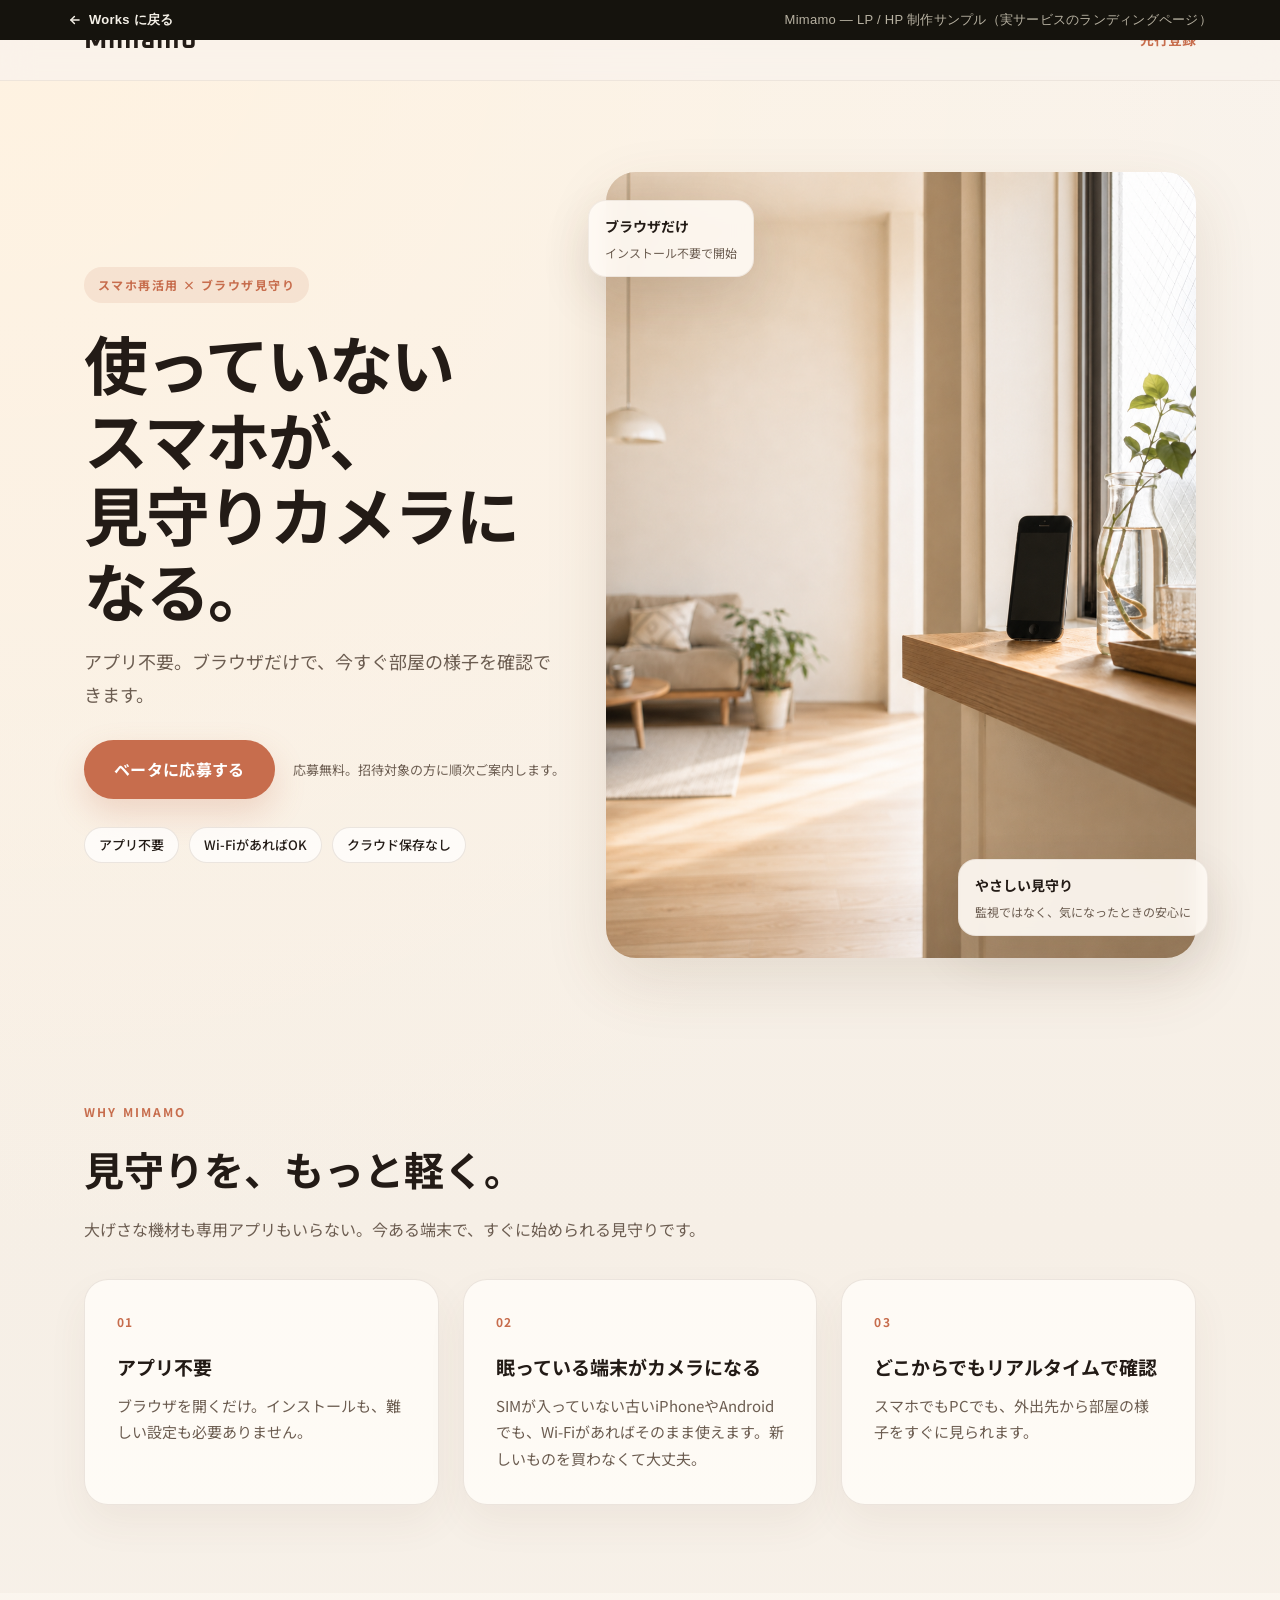
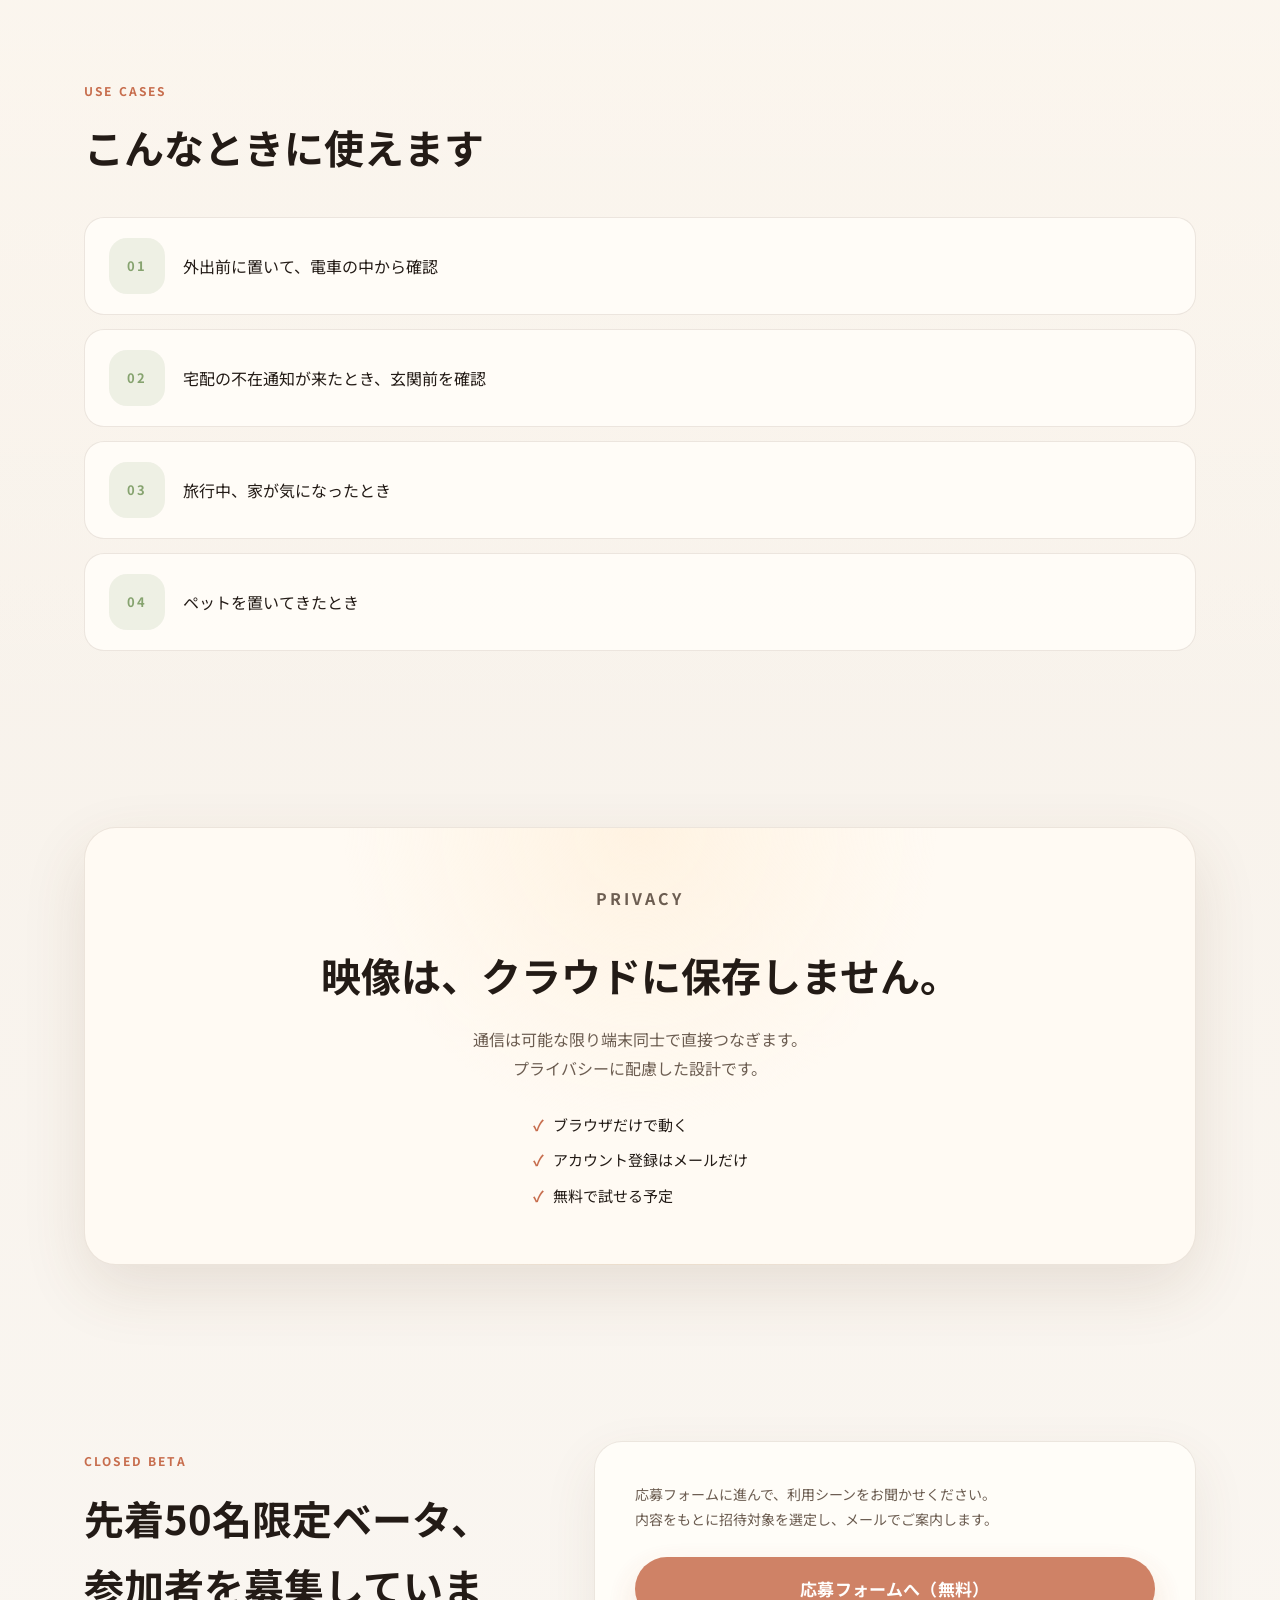
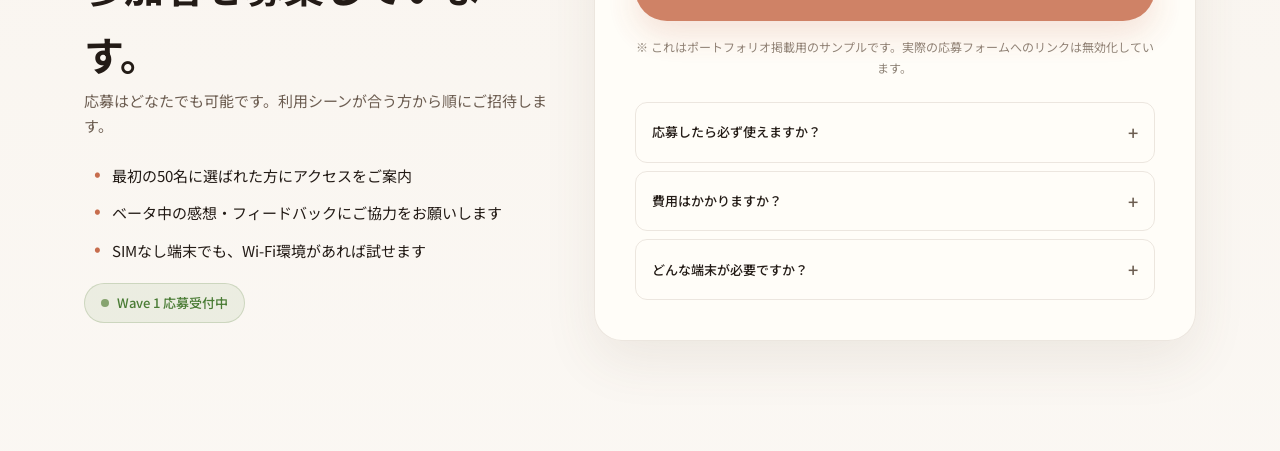
<file: mimamo/index.html>
<!DOCTYPE html>
<html lang="ja">
<head>
  <meta charset="UTF-8">
  <meta name="viewport" content="width=device-width, initial-scale=1.0">
  <meta name="robots" content="noindex, nofollow">
  <meta name="description" content="使っていないスマホが、見守りカメラになる。アプリ不要、ブラウザだけで部屋の様子を確認できるサービス。Mimamo のランディングページ（ポートフォリオ掲載用サンプル）。">
  <title>Mimamo — LP制作サンプル | hryoma1217 Works</title>
  <style>
    .pf-bar{position:sticky;top:0;z-index:1000;background:#15130d;color:#f3efe6;font-family:"Zen Kaku Gothic New",-apple-system,Meiryo,sans-serif;font-size:13px;letter-spacing:.02em}
    .pf-bar .in{max-width:1200px;margin:0 auto;padding:9px 28px;display:flex;align-items:center;justify-content:space-between;gap:16px}
    .pf-bar a.back{color:#f3efe6;text-decoration:none;font-weight:700;display:inline-flex;align-items:center;gap:7px}
    .pf-bar a.back:hover{color:#fff}
    .pf-bar a.back svg{transition:transform .15s}
    .pf-bar a.back:hover svg{transform:translateX(-3px)}
    .pf-bar .note{color:#b8b2a2}
    @media(max-width:520px){.pf-bar .note{display:none}}
  </style>
  <link rel="preconnect" href="https://fonts.googleapis.com">
  <link rel="preconnect" href="https://fonts.gstatic.com" crossorigin>
  <link href="https://fonts.googleapis.com/css2?family=Oxanium:wght@500;700&family=Noto+Sans+JP:wght@400;500;700&display=swap" rel="stylesheet">
  <link rel="stylesheet" href="styles.css">
</head>
<body>

  <!-- Portfolio frame bar -->
  <div class="pf-bar">
    <div class="in">
      <a class="back" href="../index.html">
        <svg width="14" height="14" viewBox="0 0 24 24" fill="none" stroke="currentColor" stroke-width="2.6" stroke-linecap="round" stroke-linejoin="round"><path d="M19 12H5"/><path d="M11 18l-6-6 6-6"/></svg>
        Works に戻る
      </a>
      <span class="note">Mimamo — LP / HP 制作サンプル（実サービスのランディングページ）</span>
    </div>
  </div>

  <!-- Header -->
  <header class="header">
    <div class="container">
      <div class="header-inner">
        <div class="logo">Mimamo</div>
        <a href="#register" class="header-link">先行登録</a>
      </div>
    </div>
  </header>

  <!-- Hero -->
  <section class="hero">
    <div class="container hero-shell">
      <div class="hero-copy">
        <div class="hero-eyebrow">スマホ再活用 × ブラウザ見守り</div>
        <h1 class="hero-title">
          使っていないスマホが、<br>
          見守りカメラになる。
        </h1>
        <p class="hero-sub">
          アプリ不要。ブラウザだけで、今すぐ部屋の様子を確認できます。
        </p>
        <div class="hero-actions">
          <a href="#register" class="btn-primary">ベータに応募する</a>
          <p class="hero-note">応募無料。招待対象の方に順次ご案内します。</p>
        </div>
        <div class="hero-points">
          <span>アプリ不要</span>
          <span>Wi-FiがあればOK</span>
          <span>クラウド保存なし</span>
        </div>
      </div>
      <div class="hero-visual">
        <div class="hero-image-frame">
          <picture>
            <source media="(max-width: 720px)" srcset="assets/mimamo_hero_sp.png">
            <img src="assets/mimamo_hero.png" alt="窓辺に置いたスマホで部屋を見守るMimamoのイメージ">
          </picture>
        </div>
        <div class="hero-badge hero-badge-top">
          <strong>ブラウザだけ</strong>
          <span>インストール不要で開始</span>
        </div>
        <div class="hero-badge hero-badge-bottom">
          <strong>やさしい見守り</strong>
          <span>監視ではなく、気になったときの安心に</span>
        </div>
      </div>
    </div>
  </section>

  <!-- Values -->
  <section class="values">
    <div class="container">
      <div class="section-head">
        <p class="section-kicker">WHY MIMAMO</p>
        <h2 class="section-title">見守りを、もっと軽く。</h2>
        <p class="section-lead">大げさな機材も専用アプリもいらない。今ある端末で、すぐに始められる見守りです。</p>
      </div>
      <div class="values-grid">
        <div class="value-card">
          <div class="value-icon">01</div>
          <h3>アプリ不要</h3>
          <p>ブラウザを開くだけ。インストールも、難しい設定も必要ありません。</p>
        </div>
        <div class="value-card">
          <div class="value-icon">02</div>
          <h3>眠っている端末がカメラになる</h3>
          <p>SIMが入っていない古いiPhoneやAndroidでも、Wi-Fiがあればそのまま使えます。新しいものを買わなくて大丈夫。</p>
        </div>
        <div class="value-card">
          <div class="value-icon">03</div>
          <h3>どこからでもリアルタイムで確認</h3>
          <p>スマホでもPCでも、外出先から部屋の様子をすぐに見られます。</p>
        </div>
      </div>
    </div>
  </section>

  <!-- Usecases -->
  <section class="usecases">
    <div class="container">
      <div class="section-head">
        <p class="section-kicker">USE CASES</p>
        <h2 class="section-title">こんなときに使えます</h2>
      </div>
      <div class="usecase-list">
        <div class="usecase-item">
          <div class="usecase-mark">01</div>
          <span class="usecase-label">外出前に置いて、電車の中から確認</span>
        </div>
        <div class="usecase-item">
          <div class="usecase-mark">02</div>
          <span class="usecase-label">宅配の不在通知が来たとき、玄関前を確認</span>
        </div>
        <div class="usecase-item">
          <div class="usecase-mark">03</div>
          <span class="usecase-label">旅行中、家が気になったとき</span>
        </div>
        <div class="usecase-item">
          <div class="usecase-mark">04</div>
          <span class="usecase-label">ペットを置いてきたとき</span>
        </div>
      </div>
    </div>
  </section>

  <!-- Privacy -->
  <section class="privacy">
    <div class="container">
      <div class="privacy-card">
        <p class="section-kicker">PRIVACY</p>
        <h2>映像は、クラウドに保存しません。</h2>
        <p>
          通信は可能な限り端末同士で直接つなぎます。<br>
          プライバシーに配慮した設計です。
        </p>
        <ul class="privacy-list">
          <li>ブラウザだけで動く</li>
          <li>アカウント登録はメールだけ</li>
          <li>無料で試せる予定</li>
        </ul>
      </div>
    </div>
  </section>

  <!-- Register -->
  <section class="register" id="register">
    <div class="container">
      <div class="register-shell">
        <div class="register-copy">
          <p class="section-kicker">CLOSED BETA</p>
          <h2 class="section-title section-title-left">先着50名限定ベータ、<br>参加者を募集しています。</h2>
          <p class="register-sub">応募はどなたでも可能です。利用シーンが合う方から順にご招待します。</p>
          <ul class="register-points">
            <li>最初の50名に選ばれた方にアクセスをご案内</li>
            <li>ベータ中の感想・フィードバックにご協力をお願いします</li>
            <li>SIMなし端末でも、Wi-Fi環境があれば試せます</li>
          </ul>
          <div class="beta-status">
            <span class="beta-status-dot"></span>
            <span>Wave 1 応募受付中</span>
          </div>
        </div>

        <div class="register-form">
          <div class="register-form-inner">
            <p class="register-form-lead">
              応募フォームに進んで、利用シーンをお聞かせください。<br>
              内容をもとに招待対象を選定し、メールでご案内します。
            </p>
            <span class="btn-primary btn-full" style="cursor:default;opacity:.85" aria-disabled="true">応募フォームへ（無料）</span>
            <p class="form-note">※ これはポートフォリオ掲載用のサンプルです。実際の応募フォームへのリンクは無効化しています。</p>
            <div class="register-qa">
              <details class="register-qa-item">
                <summary>応募したら必ず使えますか？</summary>
                <p>応募内容をもとに選考のうえ、最初の50名へ順次ご招待します。今回選ばれなかった方はウェイティングリストに登録され、Wave 2 以降で優先的にご案内します。</p>
              </details>
              <details class="register-qa-item">
                <summary>費用はかかりますか？</summary>
                <p>ベータ期間中は無料でご利用いただけます。将来的に録画・通知などの有料機能を追加予定です。</p>
              </details>
              <details class="register-qa-item">
                <summary>どんな端末が必要ですか？</summary>
                <p>カメラ用に使っていないスマホ（iPhone / Android）と、視聴用にスマホ・PC・タブレットがあれば試せます。SIMなし・Wi-Fi接続のみでも問題ありません。</p>
              </details>
            </div>
          </div>
        </div>
      </div>
    </div>
  </section>

  <!-- Footer -->
  <footer class="footer">
    <div class="container">
      <div class="footer-logo">Mimamo</div>
      <nav class="footer-legal">
        <span>プライバシーポリシー</span>
        <span>利用規約</span>
        <span>特定商取引法に基づく表記</span>
        <span>お問い合わせ</span>
      </nav>
      <p class="footer-copy">&copy; 2026 Mimamo · LP design by hryoma1217. ポートフォリオ掲載用サンプル。</p>
    </div>
  </footer>

</body>
</html>
</file>
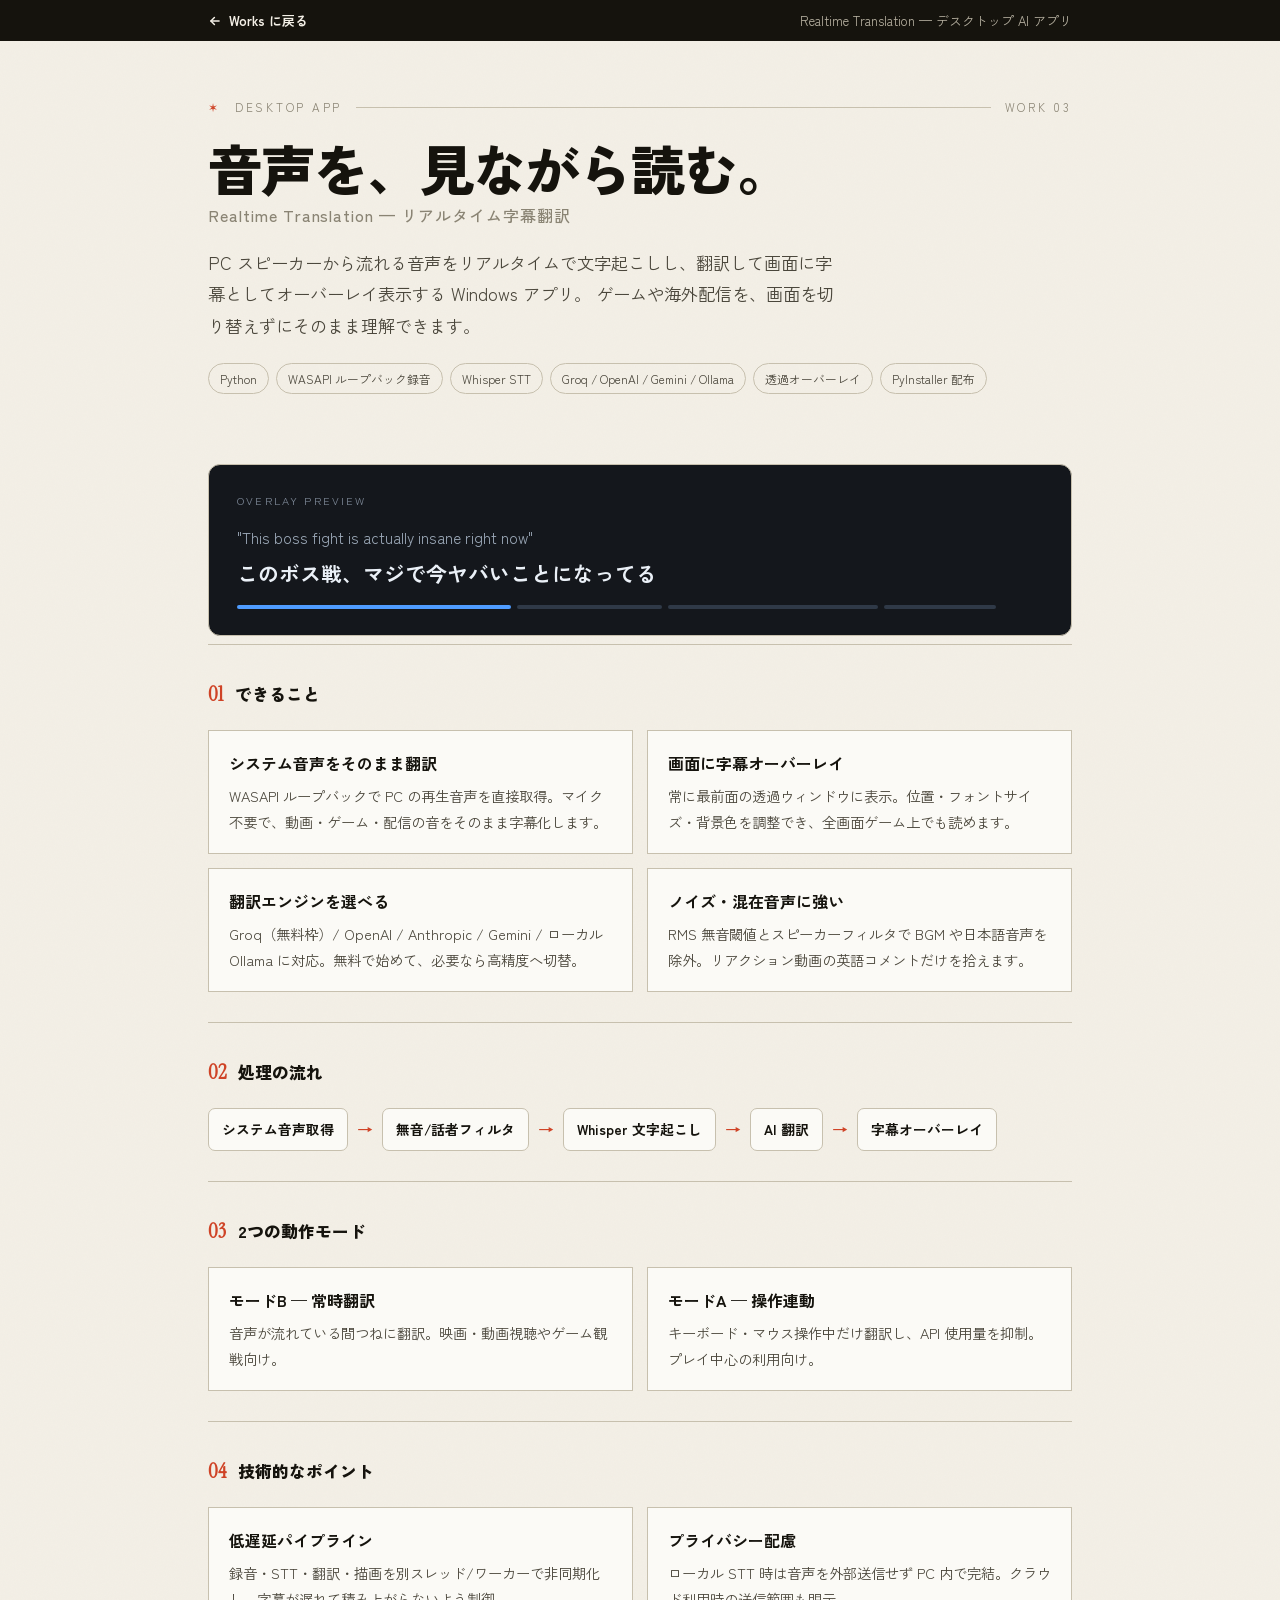
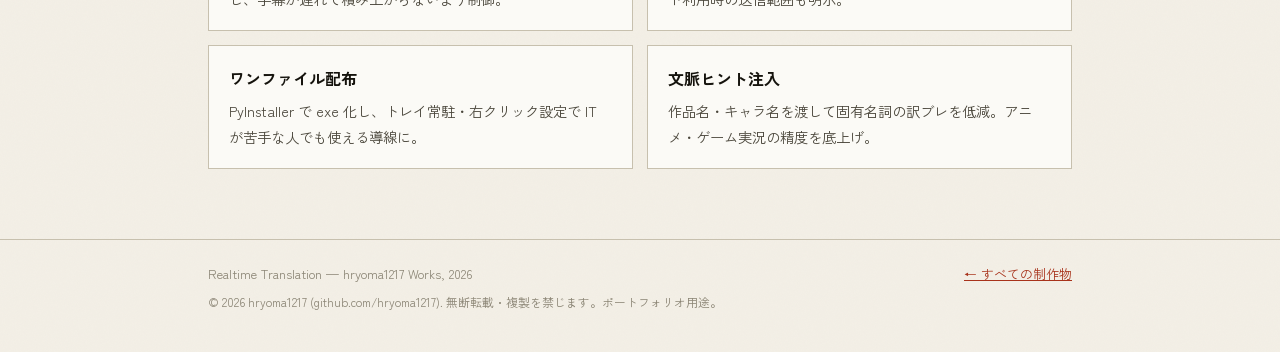
<file: realtime-translation/index.html>
<!DOCTYPE html>
<html lang="ja">
<head>
<meta charset="UTF-8" />
<meta name="viewport" content="width=device-width, initial-scale=1.0" />
<meta name="robots" content="noindex, nofollow" />
<title>Realtime Translation — 字幕翻訳アプリ | hryoma1217 Works</title>
<meta name="description" content="PCスピーカーの音声をリアルタイムに文字起こし・翻訳し、画面に字幕オーバーレイ表示するデスクトップAIアプリ。" />
<link rel="preconnect" href="https://fonts.googleapis.com">
<link rel="preconnect" href="https://fonts.gstatic.com" crossorigin>
<link href="https://fonts.googleapis.com/css2?family=Instrument+Serif:ital@0;1&family=Zen+Kaku+Gothic+New:wght@400;500;700;900&display=swap" rel="stylesheet">
<style>
  :root{--paper:#f3efe6;--paper-2:#ece7da;--card:#fbfaf6;--ink:#15130d;--ink-2:#4a463b;--ink-3:#8a8474;--line:#d8d2c3;--line-2:#c7c0ae;--accent:#cf4326;--accent-ink:#a8331b;--maxw:920px}
  *{box-sizing:border-box}
  html{scroll-behavior:smooth}
  body{margin:0;background-color:var(--paper);background-image:url("data:image/svg+xml,%3Csvg xmlns='http://www.w3.org/2000/svg' width='120' height='120'%3E%3Cfilter id='n'%3E%3CfeTurbulence type='fractalNoise' baseFrequency='0.9' numOctaves='2' stitchTiles='stitch'/%3E%3C/filter%3E%3Crect width='100%25' height='100%25' filter='url(%23n)' opacity='0.025'/%3E%3C/svg%3E");color:var(--ink);font-family:"Zen Kaku Gothic New",-apple-system,"Hiragino Kaku Gothic ProN",Meiryo,sans-serif;line-height:1.8;-webkit-font-smoothing:antialiased}
  a{color:inherit}
  .serif{font-family:"Instrument Serif","Zen Kaku Gothic New",serif;font-weight:400}
  .wrap{max-width:var(--maxw);margin:0 auto;padding:0 28px}
  .pf-bar{background:#15130d;color:#f3efe6;font-size:13px}
  .pf-bar .in{max-width:var(--maxw);margin:0 auto;padding:9px 28px;display:flex;align-items:center;justify-content:space-between;gap:16px}
  .pf-bar a.back{color:#f3efe6;text-decoration:none;font-weight:700;display:inline-flex;align-items:center;gap:7px}
  .pf-bar a.back:hover svg{transform:translateX(-3px)}
  .pf-bar a.back svg{transition:transform .15s}
  .pf-bar .note{color:#b8b2a2}
  @media(max-width:520px){.pf-bar .note{display:none}}

  .masthead{padding:56px 0 34px}
  .issue{display:flex;align-items:center;gap:14px;font-size:.72rem;letter-spacing:.24em;text-transform:uppercase;color:var(--ink-3);margin-bottom:22px}
  .issue .rule{flex:1;height:1px;background:var(--line-2)}
  .issue .star{color:var(--accent)}
  h1{margin:0;font-weight:900;letter-spacing:-.02em;font-size:clamp(2.1rem,5vw,3.4rem);line-height:1.04}
  h1 .en{display:block;font-size:1rem;color:var(--ink-3);font-weight:500;letter-spacing:.06em;margin-top:10px}
  .lead{margin:24px 0 0;color:var(--ink-2);font-size:1.08rem;max-width:640px}
  .chips{display:flex;flex-wrap:wrap;gap:7px;margin-top:22px}
  .chip{font-size:.74rem;color:var(--ink-2);border:1px solid var(--line-2);border-radius:999px;padding:4px 11px}

  .ov{margin:36px 0 8px;background:#14171c;border:1px solid var(--line-2);border-radius:12px;padding:26px 28px}
  .ov .lbl{font-size:.68rem;letter-spacing:.2em;text-transform:uppercase;color:#7f8a99;margin-bottom:14px}
  .ov .src{color:#9aa7b6;font-size:.95rem}
  .ov .dst{color:#eaf0f7;font-size:1.3rem;font-weight:700;margin-top:6px;line-height:1.5}
  .ov .meter{display:flex;gap:6px;margin-top:16px}
  .ov .meter i{height:4px;border-radius:2px;display:block}
  .ov .meter i.a{width:34%;background:#4f9cff}.ov .meter i.b{width:18%;background:#2f3947}.ov .meter i.c{width:26%;background:#2f3947}.ov .meter i.d{width:14%;background:#2f3947}

  .sec{padding:30px 0;border-top:1px solid var(--line-2)}
  .sec h2{font-size:1.05rem;font-weight:900;margin:0 0 18px;display:flex;align-items:baseline;gap:12px}
  .sec h2 .n{font-family:"Instrument Serif",serif;color:var(--accent);font-size:1.3rem}
  .grid{display:grid;grid-template-columns:repeat(2,1fr);gap:14px}
  @media(max-width:640px){.grid{grid-template-columns:1fr}}
  .feat{background:var(--card);border:1px solid var(--line-2);padding:18px 20px}
  .feat h3{margin:0 0 5px;font-size:1rem;font-weight:700}
  .feat p{margin:0;color:var(--ink-2);font-size:.9rem}
  .flow{display:flex;flex-wrap:wrap;align-items:center;gap:9px}
  .flow .step{background:var(--card);border:1px solid var(--line-2);border-radius:7px;padding:8px 13px;font-weight:700;font-size:.86rem}
  .flow .arr{color:var(--accent);font-weight:900}
  .modes{display:grid;grid-template-columns:1fr 1fr;gap:14px}
  @media(max-width:640px){.modes{grid-template-columns:1fr}}

  footer{margin-top:40px;border-top:1px solid var(--line-2)}
  footer .wrap{display:flex;flex-wrap:wrap;gap:10px 24px;justify-content:space-between;padding-top:22px;color:var(--ink-3);font-size:.8rem}
  footer .cp{padding-top:6px;padding-bottom:40px;color:var(--ink-3);font-size:.74rem}
  footer a{color:var(--accent-ink)}
</style>
</head>
<body>

<div class="pf-bar">
  <div class="in">
    <a class="back" href="../index.html">
      <svg width="14" height="14" viewBox="0 0 24 24" fill="none" stroke="currentColor" stroke-width="2.6" stroke-linecap="round" stroke-linejoin="round"><path d="M19 12H5"/><path d="M11 18l-6-6 6-6"/></svg>
      Works に戻る
    </a>
    <span class="note">Realtime Translation — デスクトップ AI アプリ</span>
  </div>
</div>

<header class="masthead">
  <div class="wrap">
    <div class="issue"><span class="star">✶</span><span>Desktop App</span><span class="rule"></span><span>Work 03</span></div>
    <h1>音声を、見ながら読む。<span class="en">Realtime Translation — リアルタイム字幕翻訳</span></h1>
    <p class="lead">
      PC スピーカーから流れる音声をリアルタイムで文字起こしし、翻訳して画面に字幕としてオーバーレイ表示する Windows アプリ。
      ゲームや海外配信を、画面を切り替えずにそのまま理解できます。
    </p>
    <div class="chips">
      <span class="chip">Python</span>
      <span class="chip">WASAPI ループバック録音</span>
      <span class="chip">Whisper STT</span>
      <span class="chip">Groq / OpenAI / Gemini / Ollama</span>
      <span class="chip">透過オーバーレイ</span>
      <span class="chip">PyInstaller 配布</span>
    </div>
  </div>
</header>

<div class="wrap">
  <div class="ov">
    <div class="lbl">Overlay preview</div>
    <div class="src">"This boss fight is actually insane right now"</div>
    <div class="dst">このボス戦、マジで今ヤバいことになってる</div>
    <div class="meter"><i class="a"></i><i class="b"></i><i class="c"></i><i class="d"></i></div>
  </div>
</div>

<main class="wrap">
  <section class="sec">
    <h2><span class="n">01</span>できること</h2>
    <div class="grid">
      <div class="feat"><h3>システム音声をそのまま翻訳</h3><p>WASAPI ループバックで PC の再生音声を直接取得。マイク不要で、動画・ゲーム・配信の音をそのまま字幕化します。</p></div>
      <div class="feat"><h3>画面に字幕オーバーレイ</h3><p>常に最前面の透過ウィンドウに表示。位置・フォントサイズ・背景色を調整でき、全画面ゲーム上でも読めます。</p></div>
      <div class="feat"><h3>翻訳エンジンを選べる</h3><p>Groq（無料枠）/ OpenAI / Anthropic / Gemini / ローカル Ollama に対応。無料で始めて、必要なら高精度へ切替。</p></div>
      <div class="feat"><h3>ノイズ・混在音声に強い</h3><p>RMS 無音閾値とスピーカーフィルタで BGM や日本語音声を除外。リアクション動画の英語コメントだけを拾えます。</p></div>
    </div>
  </section>

  <section class="sec">
    <h2><span class="n">02</span>処理の流れ</h2>
    <div class="flow">
      <span class="step">システム音声取得</span><span class="arr">→</span>
      <span class="step">無音/話者フィルタ</span><span class="arr">→</span>
      <span class="step">Whisper 文字起こし</span><span class="arr">→</span>
      <span class="step">AI 翻訳</span><span class="arr">→</span>
      <span class="step">字幕オーバーレイ</span>
    </div>
  </section>

  <section class="sec">
    <h2><span class="n">03</span>2つの動作モード</h2>
    <div class="modes">
      <div class="feat"><h3>モードB — 常時翻訳</h3><p>音声が流れている間つねに翻訳。映画・動画視聴やゲーム観戦向け。</p></div>
      <div class="feat"><h3>モードA — 操作連動</h3><p>キーボード・マウス操作中だけ翻訳し、API 使用量を抑制。プレイ中心の利用向け。</p></div>
    </div>
  </section>

  <section class="sec">
    <h2><span class="n">04</span>技術的なポイント</h2>
    <div class="grid">
      <div class="feat"><h3>低遅延パイプライン</h3><p>録音・STT・翻訳・描画を別スレッド/ワーカーで非同期化し、字幕が遅れて積み上がらないよう制御。</p></div>
      <div class="feat"><h3>プライバシー配慮</h3><p>ローカル STT 時は音声を外部送信せず PC 内で完結。クラウド利用時の送信範囲も明示。</p></div>
      <div class="feat"><h3>ワンファイル配布</h3><p>PyInstaller で exe 化し、トレイ常駐・右クリック設定で IT が苦手な人でも使える導線に。</p></div>
      <div class="feat"><h3>文脈ヒント注入</h3><p>作品名・キャラ名を渡して固有名詞の訳ブレを低減。アニメ・ゲーム実況の精度を底上げ。</p></div>
    </div>
  </section>
</main>

<footer>
  <div class="wrap">
    <div>Realtime Translation — hryoma1217 Works, 2026</div>
    <div><a href="../index.html">← すべての制作物</a></div>
  </div>
  <div class="wrap cp">© 2026 hryoma1217 (github.com/hryoma1217). 無断転載・複製を禁じます。ポートフォリオ用途。</div>
</footer>

</body>
</html>
</file>
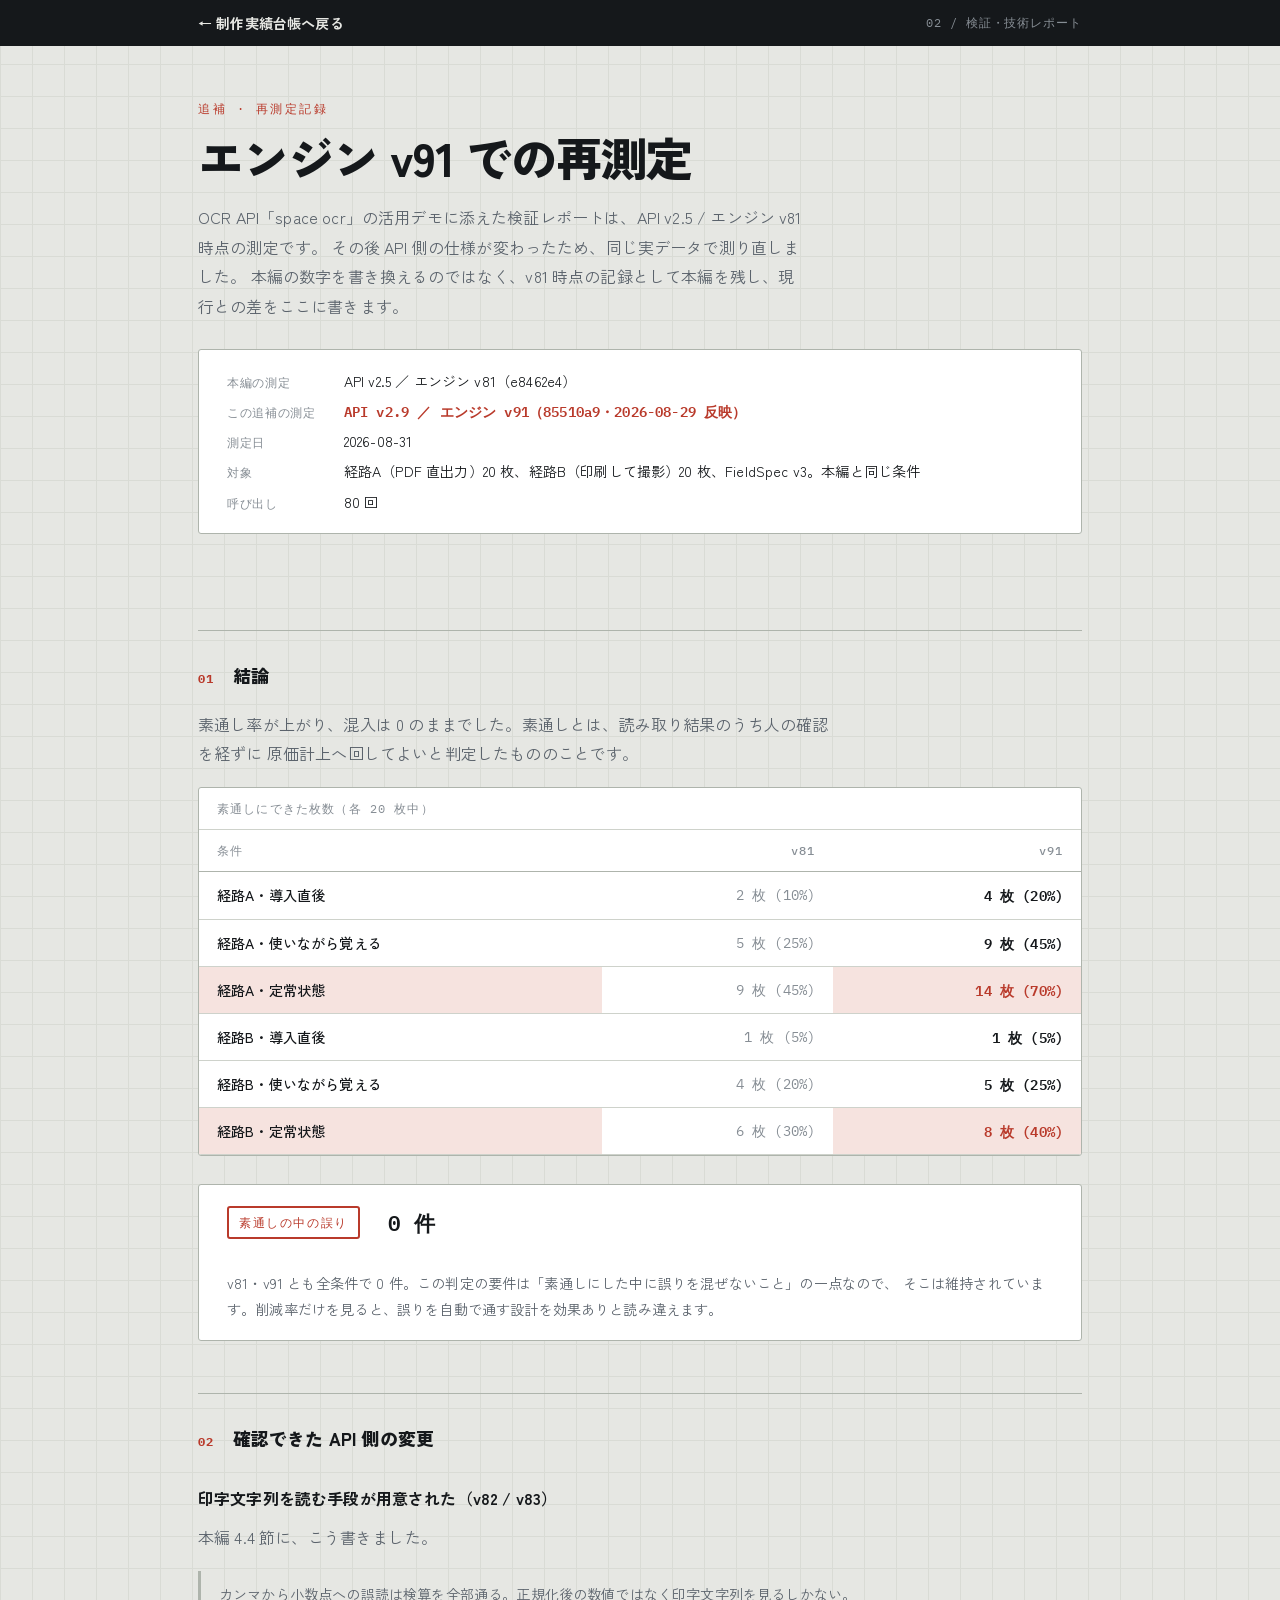
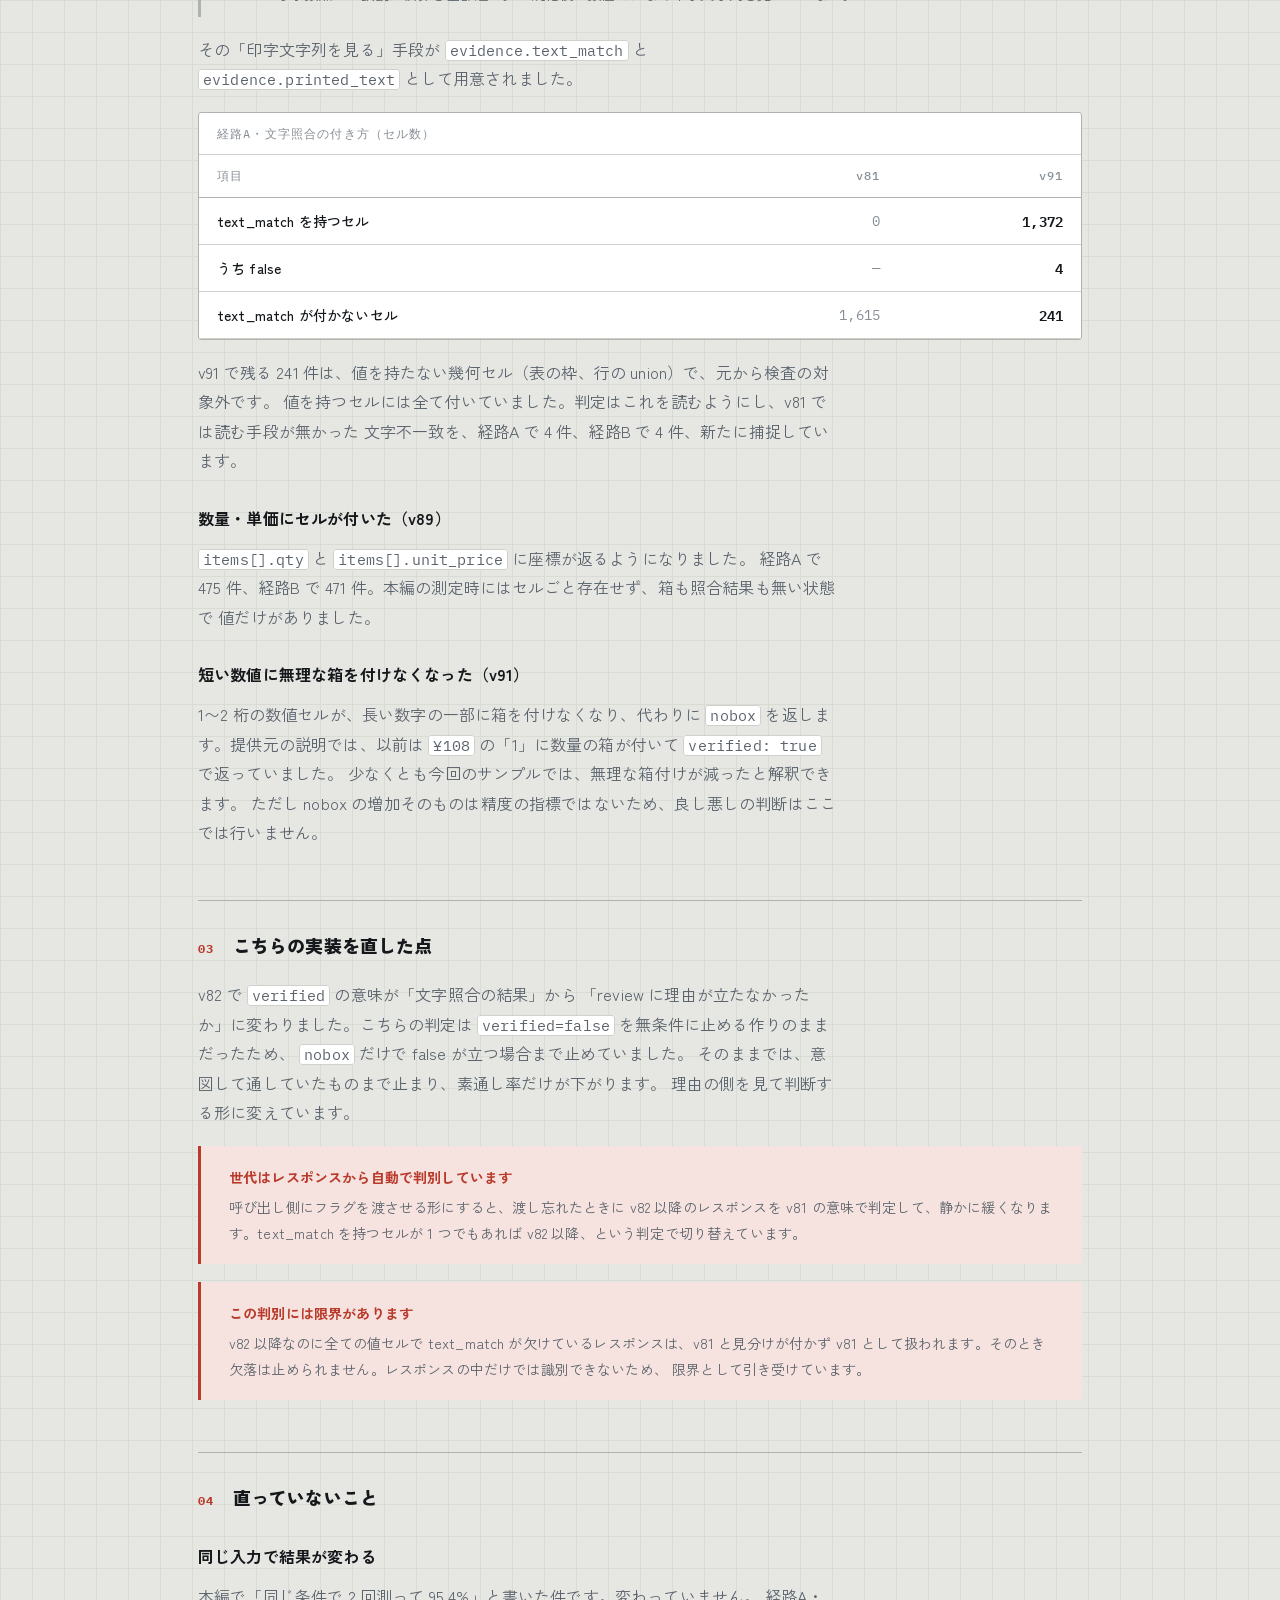
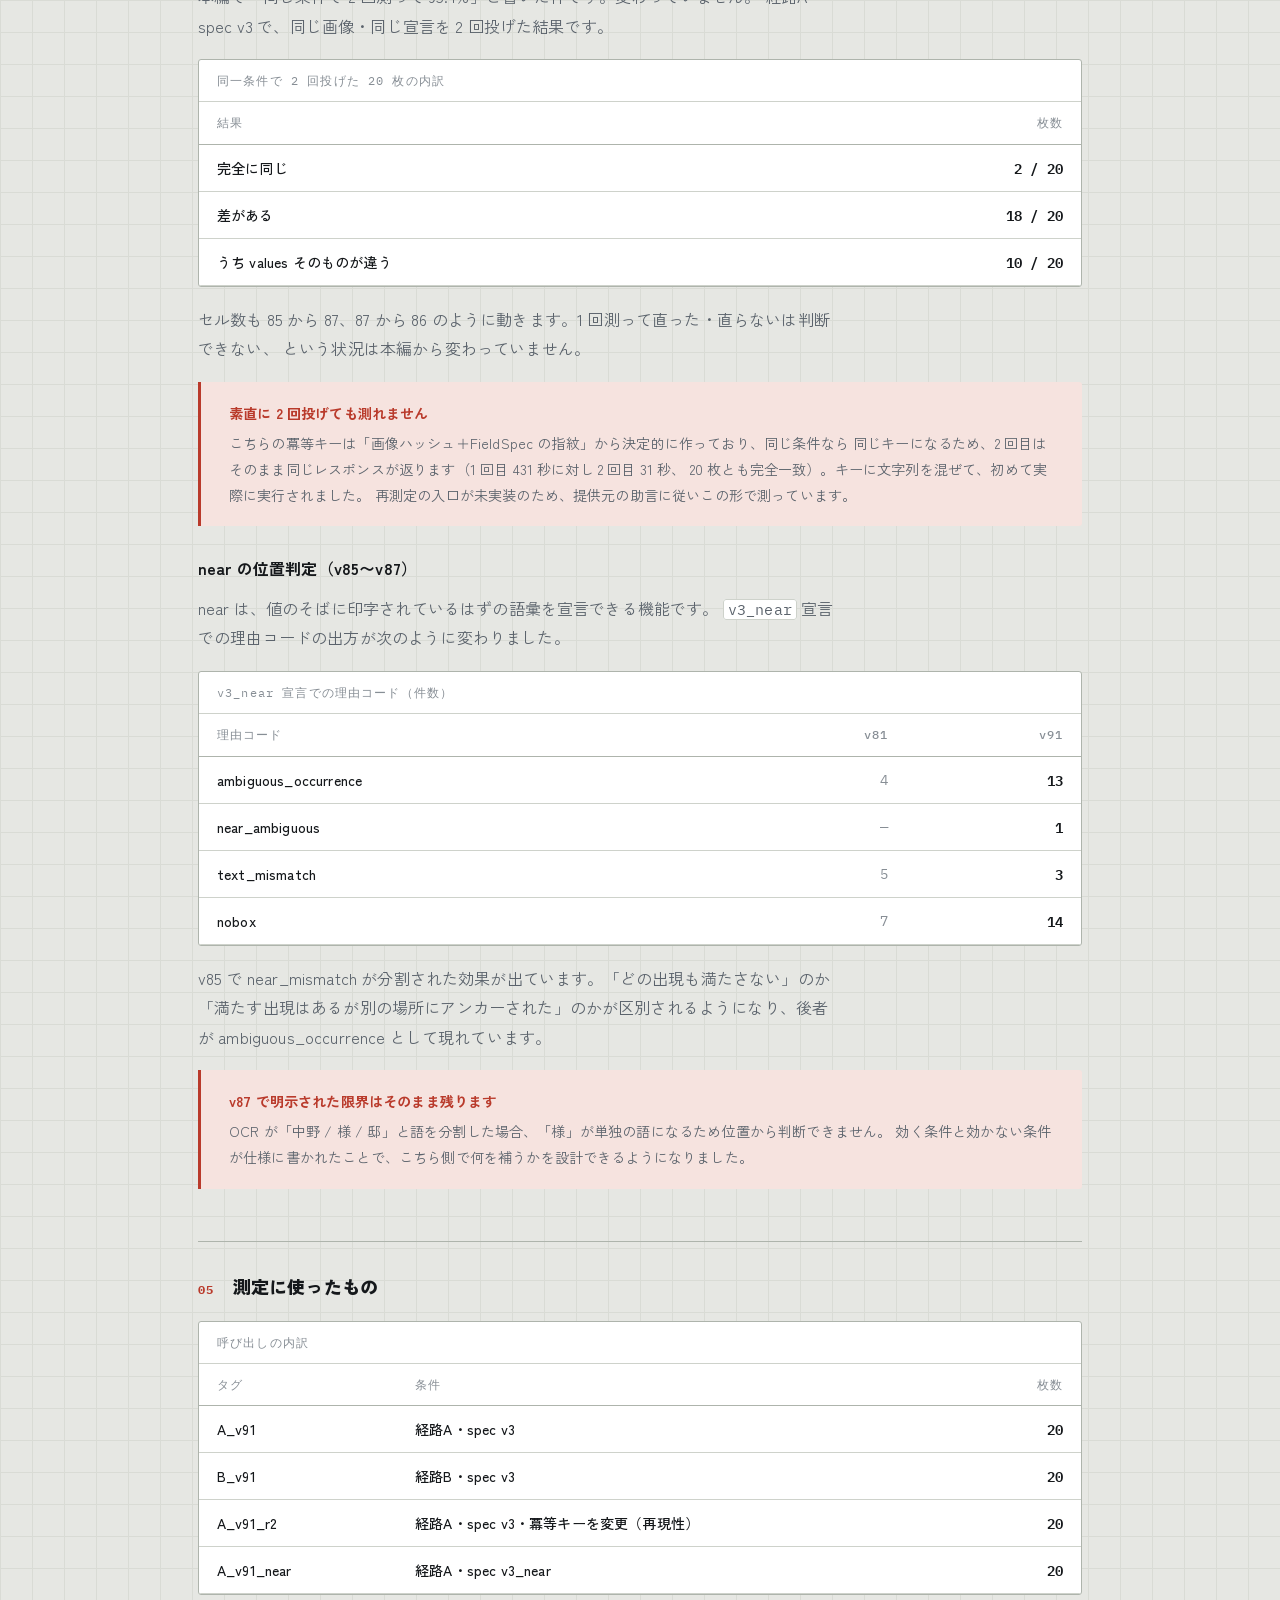
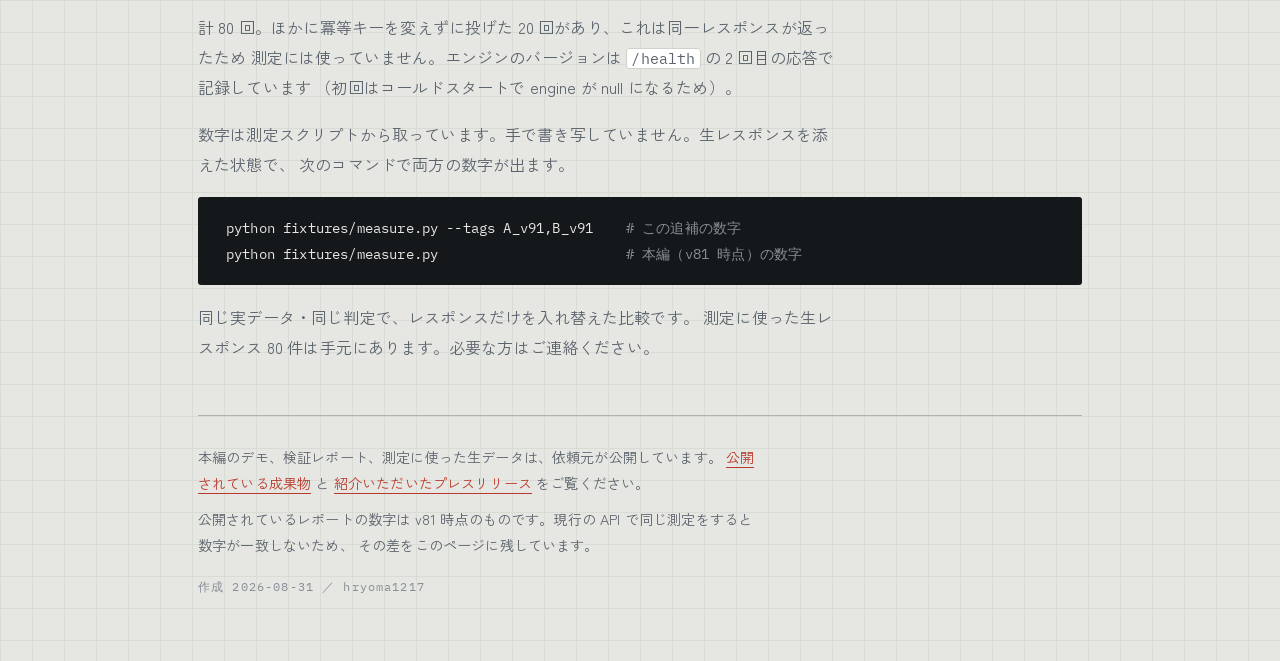
<file: space-ocr/index.html>
<!doctype html>
<html lang="ja">
<head>
<meta charset="utf-8">
<meta name="viewport" content="width=device-width, initial-scale=1">
<title>追補: エンジン v91 での再測定 — space ocr 検証レポート | hryoma1217</title>
<meta name="description" content="space ocr の活用デモに添えた検証レポートは API v2.5 / エンジン v81 時点の測定です。その後の仕様変更を受けて同じ実データで測り直した結果と、測定時点の記録。">
<meta name="theme-color" content="#e6e7e3">
<meta property="og:title" content="追補: エンジン v91 での再測定 — space ocr 検証レポート">
<meta property="og:description" content="本編レポートは v81 時点の測定です。現行との差を、同じ実データで測り直しました。">
<meta property="og:type" content="article">
<link rel="preconnect" href="https://fonts.googleapis.com">
<link rel="preconnect" href="https://fonts.gstatic.com" crossorigin>
<link href="https://fonts.googleapis.com/css2?family=Zen+Kaku+Gothic+New:wght@400;500;700;900&family=IBM+Plex+Mono:wght@400;500;600&display=swap" rel="stylesheet">
<link rel="stylesheet" href="styles.css">
</head>
<body>

<!-- 台帳へ戻る帯 ================================================== -->
<nav class="ledger-bar">
  <div class="ledger-bar__inner">
    <a class="ledger-bar__back" href="../index.html">← 制作実績台帳へ戻る</a>
    <span class="ledger-bar__note">02 / 検証・技術レポート</span>
  </div>
</nav>

<div class="page-wrap">

  <!-- 表題部: 何を、いつ、どの版で測ったか ======================== -->
  <header class="record-head">
    <p class="record-head__eyebrow">追補 · 再測定記録</p>
    <h1 class="record-head__title">エンジン v91 での再測定</h1>

    <p class="record-head__lead">
      OCR API「space ocr」の活用デモに添えた検証レポートは、API v2.5 / エンジン v81 時点の測定です。
      その後 API 側の仕様が変わったため、同じ実データで測り直しました。
      本編の数字を書き換えるのではなく、v81 時点の記録として本編を残し、現行との差をここに書きます。
    </p>

    <!-- 測定条件。追補は「どの時点の測定か」が分からないと読めないので本文より先に置く -->
    <dl class="specimen">
      <dt class="specimen__term">本編の測定</dt>
      <dd class="specimen__value">API v2.5 ／ エンジン v81（e8462e4）</dd>

      <dt class="specimen__term">この追補の測定</dt>
      <dd class="specimen__value specimen__value--current">API v2.9 ／ エンジン v91（85510a9・2026-08-29 反映）</dd>

      <dt class="specimen__term">測定日</dt>
      <dd class="specimen__value">2026-08-31</dd>

      <dt class="specimen__term">対象</dt>
      <dd class="specimen__value">経路A（PDF 直出力）20 枚、経路B（印刷して撮影）20 枚、FieldSpec v3。本編と同じ条件</dd>

      <dt class="specimen__term">呼び出し</dt>
      <dd class="specimen__value">80 回</dd>
    </dl>
  </header>


  <!-- 1. 結論 ==================================================== -->
  <section class="record-section">
    <h2 class="record-section__heading">
      <span class="record-section__number">01</span>
      結論
    </h2>

    <p class="record-section__body">
      素通し率が上がり、混入は 0 のままでした。素通しとは、読み取り結果のうち人の確認を経ずに
      原価計上へ回してよいと判定したもののことです。
    </p>

    <div class="table-scroll">
      <table class="measure-table">
        <caption class="measure-table__caption">素通しにできた枚数（各 20 枚中）</caption>
        <thead>
          <tr>
            <th class="measure-table__column-head" scope="col">条件</th>
            <th class="measure-table__column-head measure-table__column-head--figure" scope="col">v81</th>
            <th class="measure-table__column-head measure-table__column-head--figure" scope="col">v91</th>
          </tr>
        </thead>
        <tbody>
          <tr>
            <th class="measure-table__row-head" scope="row">経路A・導入直後</th>
            <td class="measure-table__cell measure-table__cell--before">2 枚 (10%)</td>
            <td class="measure-table__cell measure-table__cell--after">4 枚 (20%)</td>
          </tr>
          <tr>
            <th class="measure-table__row-head" scope="row">経路A・使いながら覚える</th>
            <td class="measure-table__cell measure-table__cell--before">5 枚 (25%)</td>
            <td class="measure-table__cell measure-table__cell--after">9 枚 (45%)</td>
          </tr>
          <tr>
            <th class="measure-table__row-head measure-table__row-head--headline" scope="row">経路A・定常状態</th>
            <td class="measure-table__cell measure-table__cell--before">9 枚 (45%)</td>
            <td class="measure-table__cell measure-table__cell--headline">14 枚 (70%)</td>
          </tr>
          <tr>
            <th class="measure-table__row-head" scope="row">経路B・導入直後</th>
            <td class="measure-table__cell measure-table__cell--before">1 枚 (5%)</td>
            <td class="measure-table__cell measure-table__cell--after">1 枚 (5%)</td>
          </tr>
          <tr>
            <th class="measure-table__row-head" scope="row">経路B・使いながら覚える</th>
            <td class="measure-table__cell measure-table__cell--before">4 枚 (20%)</td>
            <td class="measure-table__cell measure-table__cell--after">5 枚 (25%)</td>
          </tr>
          <tr>
            <th class="measure-table__row-head measure-table__row-head--headline" scope="row">経路B・定常状態</th>
            <td class="measure-table__cell measure-table__cell--before">6 枚 (30%)</td>
            <td class="measure-table__cell measure-table__cell--headline">8 枚 (40%)</td>
          </tr>
        </tbody>
      </table>
    </div>

    <!-- 検査印。このレポートの要件はこの一点なので、ここだけ印にする -->
    <div class="seal">
      <span class="seal__mark">素通しの中の誤り</span>
      <span class="seal__figure">0 件</span>
      <p class="seal__note">
        v81・v91 とも全条件で 0 件。この判定の要件は「素通しにした中に誤りを混ぜないこと」の一点なので、
        そこは維持されています。削減率だけを見ると、誤りを自動で通す設計を効果ありと読み違えます。
      </p>
    </div>
  </section>


  <!-- 2. 確認できたAPI側の変更 ==================================== -->
  <section class="record-section">
    <h2 class="record-section__heading">
      <span class="record-section__number">02</span>
      確認できた API 側の変更
    </h2>

    <h3 class="record-section__subheading">印字文字列を読む手段が用意された（v82 / v83）</h3>

    <p class="record-section__body">本編 4.4 節に、こう書きました。</p>

    <blockquote class="record-section__quote">
      カンマから小数点への誤読は検算を全部通る。正規化後の数値ではなく印字文字列を見るしかない。
    </blockquote>

    <p class="record-section__body">
      その「印字文字列を見る」手段が
      <code class="record-section__code">evidence.text_match</code> と
      <code class="record-section__code">evidence.printed_text</code> として用意されました。
    </p>

    <div class="table-scroll">
      <table class="measure-table">
        <caption class="measure-table__caption">経路A・文字照合の付き方（セル数）</caption>
        <thead>
          <tr>
            <th class="measure-table__column-head" scope="col">項目</th>
            <th class="measure-table__column-head measure-table__column-head--figure" scope="col">v81</th>
            <th class="measure-table__column-head measure-table__column-head--figure" scope="col">v91</th>
          </tr>
        </thead>
        <tbody>
          <tr>
            <th class="measure-table__row-head" scope="row">text_match を持つセル</th>
            <td class="measure-table__cell measure-table__cell--before">0</td>
            <td class="measure-table__cell measure-table__cell--after">1,372</td>
          </tr>
          <tr>
            <th class="measure-table__row-head" scope="row">うち false</th>
            <td class="measure-table__cell measure-table__cell--before">—</td>
            <td class="measure-table__cell measure-table__cell--after">4</td>
          </tr>
          <tr>
            <th class="measure-table__row-head" scope="row">text_match が付かないセル</th>
            <td class="measure-table__cell measure-table__cell--before">1,615</td>
            <td class="measure-table__cell measure-table__cell--after">241</td>
          </tr>
        </tbody>
      </table>
    </div>

    <p class="record-section__body">
      v91 で残る 241 件は、値を持たない幾何セル（表の枠、行の union）で、元から検査の対象外です。
      値を持つセルには全て付いていました。判定はこれを読むようにし、v81 では読む手段が無かった
      文字不一致を、経路A で 4 件、経路B で 4 件、新たに捕捉しています。
    </p>

    <h3 class="record-section__subheading">数量・単価にセルが付いた（v89）</h3>
    <p class="record-section__body">
      <code class="record-section__code">items[].qty</code> と
      <code class="record-section__code">items[].unit_price</code> に座標が返るようになりました。
      経路A で 475 件、経路B で 471 件。本編の測定時にはセルごと存在せず、箱も照合結果も無い状態で
      値だけがありました。
    </p>

    <h3 class="record-section__subheading">短い数値に無理な箱を付けなくなった（v91）</h3>
    <p class="record-section__body">
      1〜2 桁の数値セルが、長い数字の一部に箱を付けなくなり、代わりに
      <code class="record-section__code">nobox</code> を返します。提供元の説明では、以前は
      <code class="record-section__code">¥108</code> の「1」に数量の箱が付いて
      <code class="record-section__code">verified: true</code> で返っていました。
      少なくとも今回のサンプルでは、無理な箱付けが減ったと解釈できます。
      ただし nobox の増加そのものは精度の指標ではないため、良し悪しの判断はここでは行いません。
    </p>
  </section>


  <!-- 3. こちらの実装を直した点 ==================================== -->
  <section class="record-section">
    <h2 class="record-section__heading">
      <span class="record-section__number">03</span>
      こちらの実装を直した点
    </h2>

    <p class="record-section__body">
      v82 で <code class="record-section__code">verified</code> の意味が「文字照合の結果」から
      「review に理由が立たなかったか」に変わりました。こちらの判定は
      <code class="record-section__code">verified=false</code> を無条件に止める作りのままだったため、
      <code class="record-section__code">nobox</code> だけで false が立つ場合まで止めていました。
      そのままでは、意図して通していたものまで止まり、素通し率だけが下がります。
      理由の側を見て判断する形に変えています。
    </p>

    <div class="caveat">
      <p class="caveat__heading">世代はレスポンスから自動で判別しています</p>
      <p class="caveat__body">
        呼び出し側にフラグを渡させる形にすると、渡し忘れたときに v82 以降のレスポンスを
        v81 の意味で判定して、静かに緩くなります。text_match を持つセルが 1 つでもあれば
        v82 以降、という判定で切り替えています。
      </p>
    </div>

    <div class="caveat">
      <p class="caveat__heading">この判別には限界があります</p>
      <p class="caveat__body">
        v82 以降なのに全ての値セルで text_match が欠けているレスポンスは、v81 と見分けが付かず
        v81 として扱われます。そのとき欠落は止められません。レスポンスの中だけでは識別できないため、
        限界として引き受けています。
      </p>
    </div>
  </section>


  <!-- 4. 直っていないこと ========================================== -->
  <section class="record-section">
    <h2 class="record-section__heading">
      <span class="record-section__number">04</span>
      直っていないこと
    </h2>

    <h3 class="record-section__subheading">同じ入力で結果が変わる</h3>
    <p class="record-section__body">
      本編で「同じ条件で 2 回測って 95.4%」と書いた件です。変わっていません。
      経路A・spec v3 で、同じ画像・同じ宣言を 2 回投げた結果です。
    </p>

    <div class="table-scroll">
      <table class="measure-table">
        <caption class="measure-table__caption">同一条件で 2 回投げた 20 枚の内訳</caption>
        <thead>
          <tr>
            <th class="measure-table__column-head" scope="col">結果</th>
            <th class="measure-table__column-head measure-table__column-head--figure" scope="col">枚数</th>
          </tr>
        </thead>
        <tbody>
          <tr>
            <th class="measure-table__row-head" scope="row">完全に同じ</th>
            <td class="measure-table__cell measure-table__cell--after">2 / 20</td>
          </tr>
          <tr>
            <th class="measure-table__row-head" scope="row">差がある</th>
            <td class="measure-table__cell measure-table__cell--after">18 / 20</td>
          </tr>
          <tr>
            <th class="measure-table__row-head" scope="row">うち values そのものが違う</th>
            <td class="measure-table__cell measure-table__cell--after">10 / 20</td>
          </tr>
        </tbody>
      </table>
    </div>

    <p class="record-section__body">
      セル数も 85 から 87、87 から 86 のように動きます。1 回測って直った・直らないは判断できない、
      という状況は本編から変わっていません。
    </p>

    <div class="caveat">
      <p class="caveat__heading">素直に 2 回投げても測れません</p>
      <p class="caveat__body">
        こちらの冪等キーは「画像ハッシュ＋FieldSpec の指紋」から決定的に作っており、同じ条件なら
        同じキーになるため、2 回目はそのまま同じレスポンスが返ります（1 回目 431 秒に対し 2 回目 31 秒、
        20 枚とも完全一致）。キーに文字列を混ぜて、初めて実際に実行されました。
        再測定の入口が未実装のため、提供元の助言に従いこの形で測っています。
      </p>
    </div>

    <h3 class="record-section__subheading">near の位置判定（v85〜v87）</h3>
    <p class="record-section__body">
      near は、値のそばに印字されているはずの語彙を宣言できる機能です。
      <code class="record-section__code">v3_near</code> 宣言での理由コードの出方が次のように変わりました。
    </p>

    <div class="table-scroll">
      <table class="measure-table">
        <caption class="measure-table__caption">v3_near 宣言での理由コード（件数）</caption>
        <thead>
          <tr>
            <th class="measure-table__column-head" scope="col">理由コード</th>
            <th class="measure-table__column-head measure-table__column-head--figure" scope="col">v81</th>
            <th class="measure-table__column-head measure-table__column-head--figure" scope="col">v91</th>
          </tr>
        </thead>
        <tbody>
          <tr>
            <th class="measure-table__row-head" scope="row">ambiguous_occurrence</th>
            <td class="measure-table__cell measure-table__cell--before">4</td>
            <td class="measure-table__cell measure-table__cell--after">13</td>
          </tr>
          <tr>
            <th class="measure-table__row-head" scope="row">near_ambiguous</th>
            <td class="measure-table__cell measure-table__cell--before">—</td>
            <td class="measure-table__cell measure-table__cell--after">1</td>
          </tr>
          <tr>
            <th class="measure-table__row-head" scope="row">text_mismatch</th>
            <td class="measure-table__cell measure-table__cell--before">5</td>
            <td class="measure-table__cell measure-table__cell--after">3</td>
          </tr>
          <tr>
            <th class="measure-table__row-head" scope="row">nobox</th>
            <td class="measure-table__cell measure-table__cell--before">7</td>
            <td class="measure-table__cell measure-table__cell--after">14</td>
          </tr>
        </tbody>
      </table>
    </div>

    <p class="record-section__body">
      v85 で near_mismatch が分割された効果が出ています。「どの出現も満たさない」のか
      「満たす出現はあるが別の場所にアンカーされた」のかが区別されるようになり、後者が
      ambiguous_occurrence として現れています。
    </p>

    <div class="caveat">
      <p class="caveat__heading">v87 で明示された限界はそのまま残ります</p>
      <p class="caveat__body">
        OCR が「中野 / 様 / 邸」と語を分割した場合、「様」が単独の語になるため位置から判断できません。
        効く条件と効かない条件が仕様に書かれたことで、こちら側で何を補うかを設計できるようになりました。
      </p>
    </div>
  </section>


  <!-- 5. 測定に使ったもの ========================================== -->
  <section class="record-section">
    <h2 class="record-section__heading">
      <span class="record-section__number">05</span>
      測定に使ったもの
    </h2>

    <div class="table-scroll">
      <table class="measure-table">
        <caption class="measure-table__caption">呼び出しの内訳</caption>
        <thead>
          <tr>
            <th class="measure-table__column-head" scope="col">タグ</th>
            <th class="measure-table__column-head" scope="col">条件</th>
            <th class="measure-table__column-head measure-table__column-head--figure" scope="col">枚数</th>
          </tr>
        </thead>
        <tbody>
          <tr>
            <th class="measure-table__row-head" scope="row">A_v91</th>
            <td class="measure-table__row-head">経路A・spec v3</td>
            <td class="measure-table__cell measure-table__cell--after">20</td>
          </tr>
          <tr>
            <th class="measure-table__row-head" scope="row">B_v91</th>
            <td class="measure-table__row-head">経路B・spec v3</td>
            <td class="measure-table__cell measure-table__cell--after">20</td>
          </tr>
          <tr>
            <th class="measure-table__row-head" scope="row">A_v91_r2</th>
            <td class="measure-table__row-head">経路A・spec v3・冪等キーを変更（再現性）</td>
            <td class="measure-table__cell measure-table__cell--after">20</td>
          </tr>
          <tr>
            <th class="measure-table__row-head" scope="row">A_v91_near</th>
            <td class="measure-table__row-head">経路A・spec v3_near</td>
            <td class="measure-table__cell measure-table__cell--after">20</td>
          </tr>
        </tbody>
      </table>
    </div>

    <p class="record-section__body">
      計 80 回。ほかに冪等キーを変えずに投げた 20 回があり、これは同一レスポンスが返ったため
      測定には使っていません。エンジンのバージョンは
      <code class="record-section__code">/health</code> の 2 回目の応答で記録しています
      （初回はコールドスタートで engine が null になるため）。
    </p>

    <p class="record-section__body">
      数字は測定スクリプトから取っています。手で書き写していません。生レスポンスを添えた状態で、
      次のコマンドで両方の数字が出ます。
    </p>

    <div class="reproduce">
      <p class="reproduce__line">python fixtures/measure.py --tags A_v91,B_v91    <span class="reproduce__comment"># この追補の数字</span></p>
      <p class="reproduce__line">python fixtures/measure.py                       <span class="reproduce__comment"># 本編（v81 時点）の数字</span></p>
    </div>

    <p class="record-section__body">
      同じ実データ・同じ判定で、レスポンスだけを入れ替えた比較です。
      測定に使った生レスポンス 80 件は手元にあります。必要な方はご連絡ください。
    </p>
  </section>


  <!-- 脚部 ======================================================== -->
  <footer class="page-footer">
    <p class="page-footer__note">
      本編のデモ、検証レポート、測定に使った生データは、依頼元が公開しています。
      <a class="page-footer__link" href="https://github.com/oisidonut/space-ocr-construction-cost-ledger" target="_blank" rel="noopener">公開されている成果物</a>
      と
      <a class="page-footer__link" href="https://prtimes.jp/main/html/rd/p/000000003.000189262.html" target="_blank" rel="noopener">紹介いただいたプレスリリース</a>
      をご覧ください。
    </p>
    <p class="page-footer__note">
      公開されているレポートの数字は v81 時点のものです。現行の API で同じ測定をすると数字が一致しないため、
      その差をこのページに残しています。
    </p>
    <p class="page-footer__stamp">作成 2026-08-31 ／ hryoma1217</p>
  </footer>

</div>

</body>
</html>
</file>
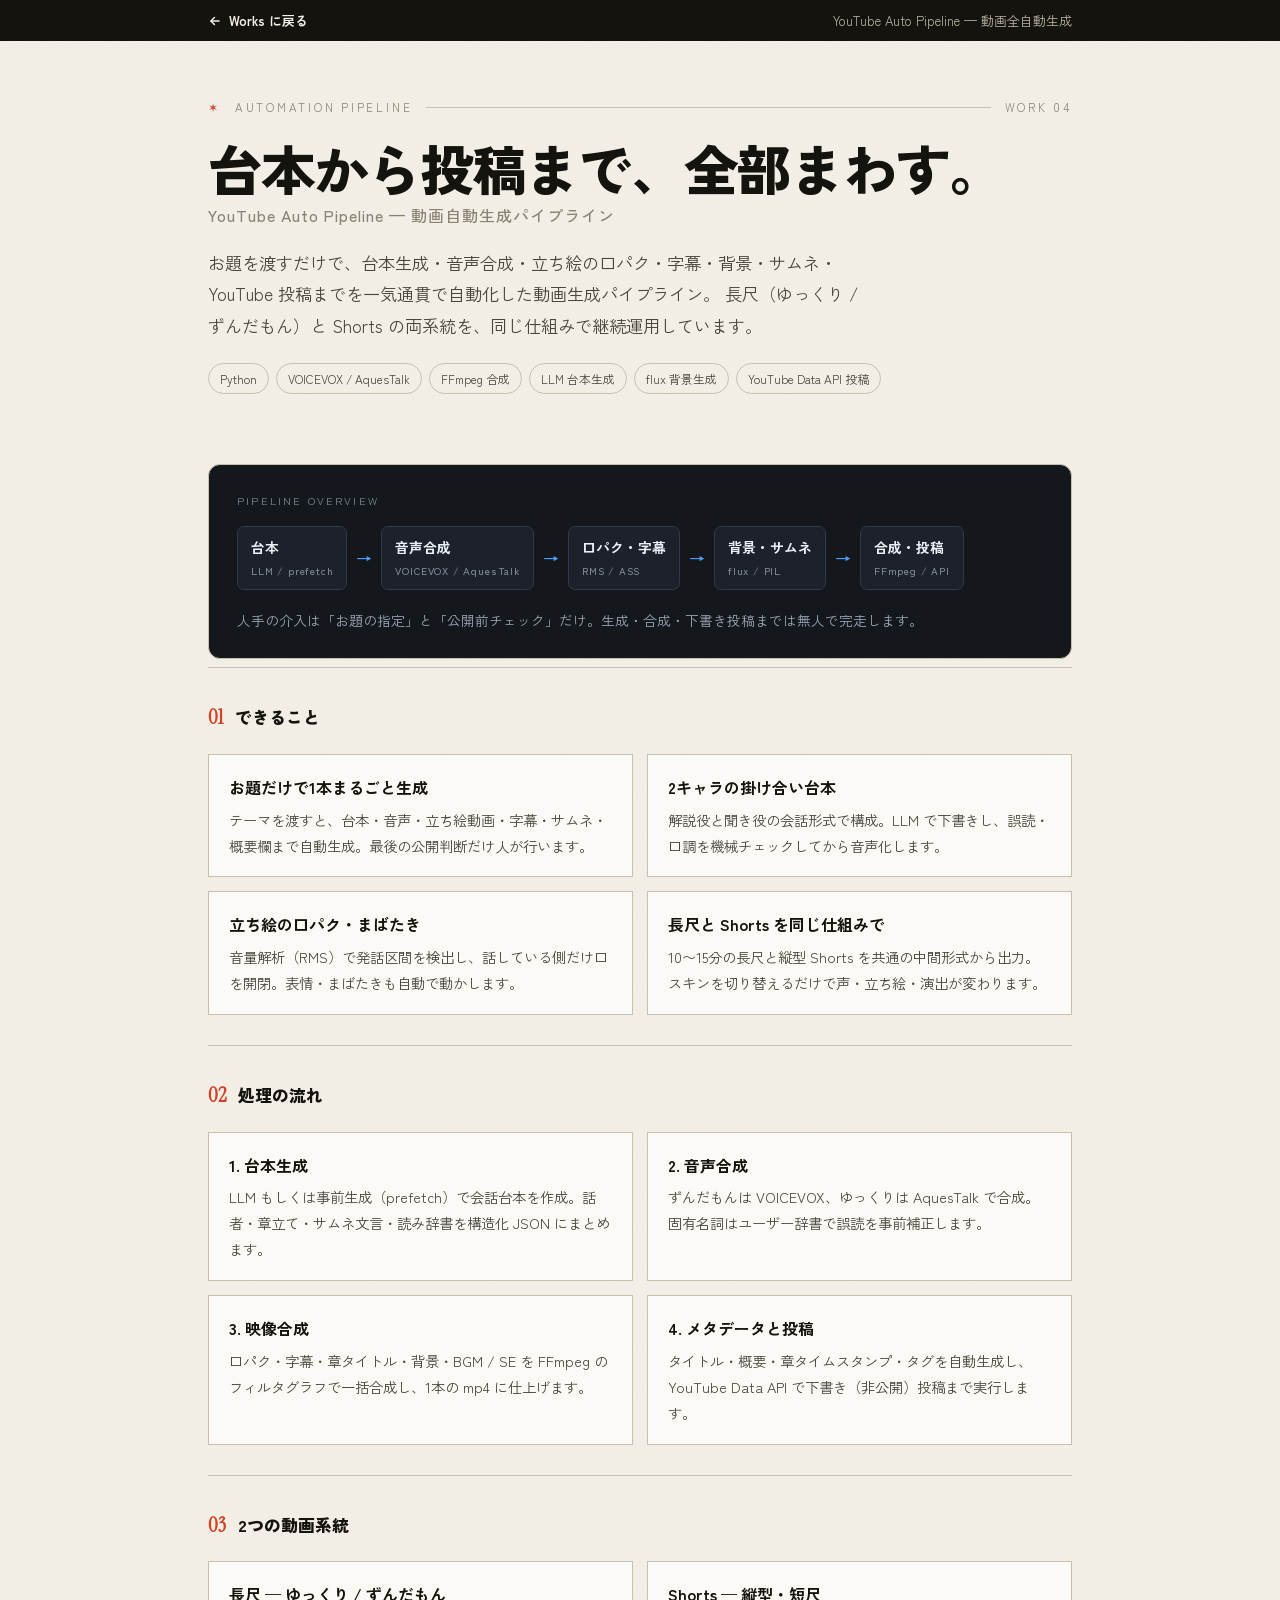
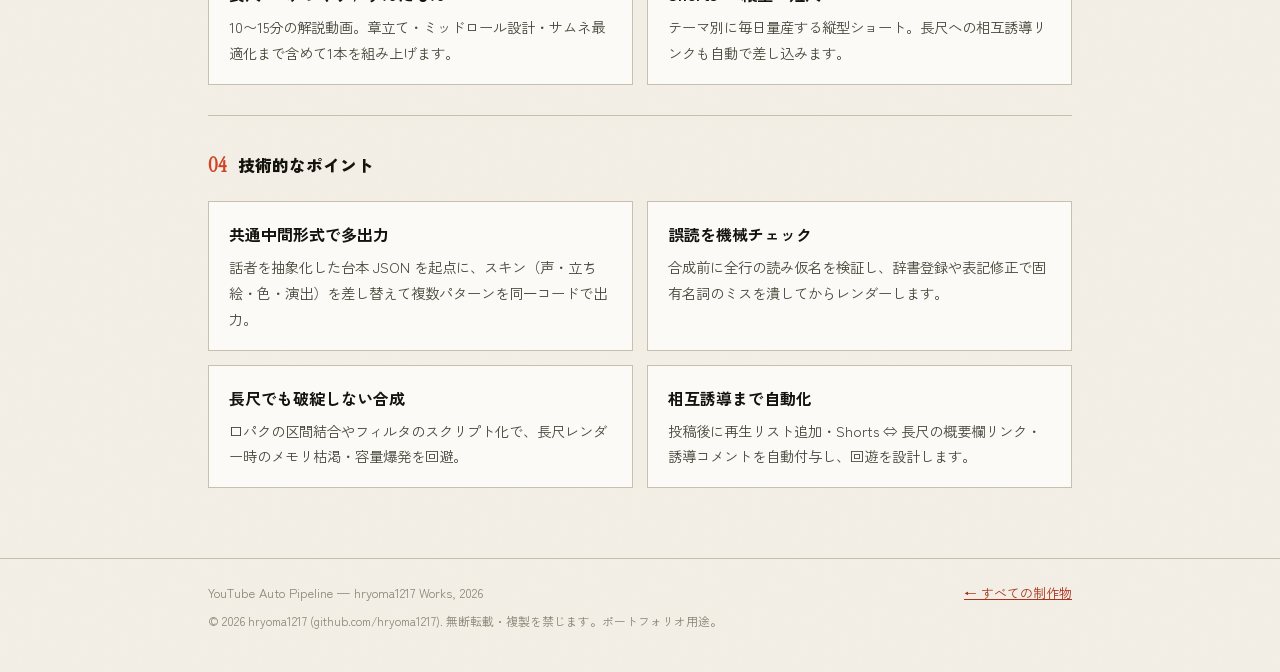
<file: youtube/index.html>
<!DOCTYPE html>
<html lang="ja">
<head>
<meta charset="UTF-8" />
<meta name="viewport" content="width=device-width, initial-scale=1.0" />
<meta name="robots" content="noindex, nofollow" />
<title>YouTube Auto Pipeline — 動画全自動生成 | hryoma1217 Works</title>
<meta name="description" content="台本生成から音声合成・口パク・字幕・サムネ・投稿までを全自動化した動画生成パイプライン。長尺（ゆっくり / ずんだもん）と Shorts の両系統を運用。" />
<link rel="preconnect" href="https://fonts.googleapis.com">
<link rel="preconnect" href="https://fonts.gstatic.com" crossorigin>
<link href="https://fonts.googleapis.com/css2?family=Instrument+Serif:ital@0;1&family=Zen+Kaku+Gothic+New:wght@400;500;700;900&display=swap" rel="stylesheet">
<style>
  :root{--paper:#f3efe6;--paper-2:#ece7da;--card:#fbfaf6;--ink:#15130d;--ink-2:#4a463b;--ink-3:#8a8474;--line:#d8d2c3;--line-2:#c7c0ae;--accent:#cf4326;--accent-ink:#a8331b;--maxw:920px}
  *{box-sizing:border-box}
  html{scroll-behavior:smooth}
  body{margin:0;background-color:var(--paper);background-image:url("data:image/svg+xml,%3Csvg xmlns='http://www.w3.org/2000/svg' width='120' height='120'%3E%3Cfilter id='n'%3E%3CfeTurbulence type='fractalNoise' baseFrequency='0.9' numOctaves='2' stitchTiles='stitch'/%3E%3C/filter%3E%3Crect width='100%25' height='100%25' filter='url(%23n)' opacity='0.025'/%3E%3C/svg%3E");color:var(--ink);font-family:"Zen Kaku Gothic New",-apple-system,"Hiragino Kaku Gothic ProN",Meiryo,sans-serif;line-height:1.8;-webkit-font-smoothing:antialiased}
  a{color:inherit}
  .serif{font-family:"Instrument Serif","Zen Kaku Gothic New",serif;font-weight:400}
  .wrap{max-width:var(--maxw);margin:0 auto;padding:0 28px}
  .pf-bar{background:#15130d;color:#f3efe6;font-size:13px}
  .pf-bar .in{max-width:var(--maxw);margin:0 auto;padding:9px 28px;display:flex;align-items:center;justify-content:space-between;gap:16px}
  .pf-bar a.back{color:#f3efe6;text-decoration:none;font-weight:700;display:inline-flex;align-items:center;gap:7px}
  .pf-bar a.back:hover svg{transform:translateX(-3px)}
  .pf-bar a.back svg{transition:transform .15s}
  .pf-bar .note{color:#b8b2a2}
  @media(max-width:520px){.pf-bar .note{display:none}}

  .masthead{padding:56px 0 34px}
  .issue{display:flex;align-items:center;gap:14px;font-size:.72rem;letter-spacing:.24em;text-transform:uppercase;color:var(--ink-3);margin-bottom:22px}
  .issue .rule{flex:1;height:1px;background:var(--line-2)}
  .issue .star{color:var(--accent)}
  h1{margin:0;font-weight:900;letter-spacing:-.02em;font-size:clamp(2.1rem,5vw,3.4rem);line-height:1.04}
  h1 .en{display:block;font-size:1rem;color:var(--ink-3);font-weight:500;letter-spacing:.06em;margin-top:10px}
  .lead{margin:24px 0 0;color:var(--ink-2);font-size:1.08rem;max-width:660px}
  .chips{display:flex;flex-wrap:wrap;gap:7px;margin-top:22px}
  .chip{font-size:.74rem;color:var(--ink-2);border:1px solid var(--line-2);border-radius:999px;padding:4px 11px}

  .ov{margin:36px 0 8px;background:#14171c;border:1px solid var(--line-2);border-radius:12px;padding:26px 28px}
  .ov .lbl{font-size:.68rem;letter-spacing:.2em;text-transform:uppercase;color:#7f8a99;margin-bottom:16px}
  .ov .stage{display:flex;align-items:center;gap:9px;flex-wrap:wrap}
  .ov .node{background:#1d2129;border:1px solid #2f3947;border-radius:7px;padding:8px 13px;color:#eaf0f7;font-size:.86rem;font-weight:700}
  .ov .node .s{display:block;font-size:.64rem;font-weight:500;color:#7f8a99;letter-spacing:.08em;margin-top:2px}
  .ov .arr{color:#4f9cff;font-weight:900}
  .ov .cap{margin-top:18px;color:#9aa7b6;font-size:.86rem}

  .sec{padding:30px 0;border-top:1px solid var(--line-2)}
  .sec h2{font-size:1.05rem;font-weight:900;margin:0 0 18px;display:flex;align-items:baseline;gap:12px}
  .sec h2 .n{font-family:"Instrument Serif",serif;color:var(--accent);font-size:1.3rem}
  .grid{display:grid;grid-template-columns:repeat(2,1fr);gap:14px}
  @media(max-width:640px){.grid{grid-template-columns:1fr}}
  .feat{background:var(--card);border:1px solid var(--line-2);padding:18px 20px}
  .feat h3{margin:0 0 5px;font-size:1rem;font-weight:700}
  .feat p{margin:0;color:var(--ink-2);font-size:.9rem}
  .modes{display:grid;grid-template-columns:1fr 1fr;gap:14px}
  @media(max-width:640px){.modes{grid-template-columns:1fr}}

  footer{margin-top:40px;border-top:1px solid var(--line-2)}
  footer .wrap{display:flex;flex-wrap:wrap;gap:10px 24px;justify-content:space-between;padding-top:22px;color:var(--ink-3);font-size:.8rem}
  footer .cp{padding-top:6px;padding-bottom:40px;color:var(--ink-3);font-size:.74rem}
  footer a{color:var(--accent-ink)}
</style>
</head>
<body>

<div class="pf-bar">
  <div class="in">
    <a class="back" href="../index.html">
      <svg width="14" height="14" viewBox="0 0 24 24" fill="none" stroke="currentColor" stroke-width="2.6" stroke-linecap="round" stroke-linejoin="round"><path d="M19 12H5"/><path d="M11 18l-6-6 6-6"/></svg>
      Works に戻る
    </a>
    <span class="note">YouTube Auto Pipeline — 動画全自動生成</span>
  </div>
</div>

<header class="masthead">
  <div class="wrap">
    <div class="issue"><span class="star">✶</span><span>Automation Pipeline</span><span class="rule"></span><span>Work 04</span></div>
    <h1>台本から投稿まで、全部まわす。<span class="en">YouTube Auto Pipeline — 動画自動生成パイプライン</span></h1>
    <p class="lead">
      お題を渡すだけで、台本生成・音声合成・立ち絵の口パク・字幕・背景・サムネ・YouTube 投稿までを一気通貫で自動化した動画生成パイプライン。
      長尺（ゆっくり / ずんだもん）と Shorts の両系統を、同じ仕組みで継続運用しています。
    </p>
    <div class="chips">
      <span class="chip">Python</span>
      <span class="chip">VOICEVOX / AquesTalk</span>
      <span class="chip">FFmpeg 合成</span>
      <span class="chip">LLM 台本生成</span>
      <span class="chip">flux 背景生成</span>
      <span class="chip">YouTube Data API 投稿</span>
    </div>
  </div>
</header>

<div class="wrap">
  <div class="ov">
    <div class="lbl">Pipeline overview</div>
    <div class="stage">
      <span class="node">台本<span class="s">LLM / prefetch</span></span><span class="arr">→</span>
      <span class="node">音声合成<span class="s">VOICEVOX / AquesTalk</span></span><span class="arr">→</span>
      <span class="node">口パク・字幕<span class="s">RMS / ASS</span></span><span class="arr">→</span>
      <span class="node">背景・サムネ<span class="s">flux / PIL</span></span><span class="arr">→</span>
      <span class="node">合成・投稿<span class="s">FFmpeg / API</span></span>
    </div>
    <div class="cap">人手の介入は「お題の指定」と「公開前チェック」だけ。生成・合成・下書き投稿までは無人で完走します。</div>
  </div>
</div>

<main class="wrap">
  <section class="sec">
    <h2><span class="n">01</span>できること</h2>
    <div class="grid">
      <div class="feat"><h3>お題だけで1本まるごと生成</h3><p>テーマを渡すと、台本・音声・立ち絵動画・字幕・サムネ・概要欄まで自動生成。最後の公開判断だけ人が行います。</p></div>
      <div class="feat"><h3>2キャラの掛け合い台本</h3><p>解説役と聞き役の会話形式で構成。LLM で下書きし、誤読・口調を機械チェックしてから音声化します。</p></div>
      <div class="feat"><h3>立ち絵の口パク・まばたき</h3><p>音量解析（RMS）で発話区間を検出し、話している側だけ口を開閉。表情・まばたきも自動で動かします。</p></div>
      <div class="feat"><h3>長尺と Shorts を同じ仕組みで</h3><p>10〜15分の長尺と縦型 Shorts を共通の中間形式から出力。スキンを切り替えるだけで声・立ち絵・演出が変わります。</p></div>
    </div>
  </section>

  <section class="sec">
    <h2><span class="n">02</span>処理の流れ</h2>
    <div class="grid">
      <div class="feat"><h3>1. 台本生成</h3><p>LLM もしくは事前生成（prefetch）で会話台本を作成。話者・章立て・サムネ文言・読み辞書を構造化 JSON にまとめます。</p></div>
      <div class="feat"><h3>2. 音声合成</h3><p>ずんだもんは VOICEVOX、ゆっくりは AquesTalk で合成。固有名詞はユーザー辞書で誤読を事前補正します。</p></div>
      <div class="feat"><h3>3. 映像合成</h3><p>口パク・字幕・章タイトル・背景・BGM / SE を FFmpeg のフィルタグラフで一括合成し、1本の mp4 に仕上げます。</p></div>
      <div class="feat"><h3>4. メタデータと投稿</h3><p>タイトル・概要・章タイムスタンプ・タグを自動生成し、YouTube Data API で下書き（非公開）投稿まで実行します。</p></div>
    </div>
  </section>

  <section class="sec">
    <h2><span class="n">03</span>2つの動画系統</h2>
    <div class="modes">
      <div class="feat"><h3>長尺 — ゆっくり / ずんだもん</h3><p>10〜15分の解説動画。章立て・ミッドロール設計・サムネ最適化まで含めて1本を組み上げます。</p></div>
      <div class="feat"><h3>Shorts — 縦型・短尺</h3><p>テーマ別に毎日量産する縦型ショート。長尺への相互誘導リンクも自動で差し込みます。</p></div>
    </div>
  </section>

  <section class="sec">
    <h2><span class="n">04</span>技術的なポイント</h2>
    <div class="grid">
      <div class="feat"><h3>共通中間形式で多出力</h3><p>話者を抽象化した台本 JSON を起点に、スキン（声・立ち絵・色・演出）を差し替えて複数パターンを同一コードで出力。</p></div>
      <div class="feat"><h3>誤読を機械チェック</h3><p>合成前に全行の読み仮名を検証し、辞書登録や表記修正で固有名詞のミスを潰してからレンダーします。</p></div>
      <div class="feat"><h3>長尺でも破綻しない合成</h3><p>口パクの区間結合やフィルタのスクリプト化で、長尺レンダー時のメモリ枯渇・容量爆発を回避。</p></div>
      <div class="feat"><h3>相互誘導まで自動化</h3><p>投稿後に再生リスト追加・Shorts ⇔ 長尺の概要欄リンク・誘導コメントを自動付与し、回遊を設計します。</p></div>
    </div>
  </section>
</main>

<footer>
  <div class="wrap">
    <div>YouTube Auto Pipeline — hryoma1217 Works, 2026</div>
    <div><a href="../index.html">← すべての制作物</a></div>
  </div>
  <div class="wrap cp">© 2026 hryoma1217 (github.com/hryoma1217). 無断転載・複製を禁じます。ポートフォリオ用途。</div>
</footer>

</body>
</html>
</file>
<file: mimamo/styles.css>
/* ===== Reset & Base ===== */
*, *::before, *::after {
  box-sizing: border-box;
  margin: 0;
  padding: 0;
}

:root {
  --bg: #f6efe6;
  --surface: rgba(255, 252, 247, 0.92);
  --surface-strong: #fffaf3;
  --card: #fffdf9;
  --text: #231b16;
  --muted: #6c5d51;
  --line: rgba(96, 70, 45, 0.12);
  --primary: #c76d4d;
  --primary-deep: #a8593d;
  --accent: #86a36f;
  --accent-soft: #edf3e6;
  --shadow: 0 24px 64px rgba(95, 62, 35, 0.12);
}

html {
  scroll-behavior: smooth;
}

body {
  font-family: 'Noto Sans JP', sans-serif;
  font-size: 16px;
  line-height: 1.7;
  color: var(--text);
  background:
    radial-gradient(circle at top left, rgba(255, 242, 224, 0.95), transparent 32%),
    linear-gradient(180deg, #f9f3ec 0%, #f6efe6 32%, #fbf8f4 100%);
  -webkit-font-smoothing: antialiased;
}

/* ===== Layout ===== */
.container {
  max-width: 1160px;
  margin: 0 auto;
  padding: 0 24px;
}

/* ===== Header ===== */
.header {
  position: fixed;
  top: 0;
  left: 0;
  right: 0;
  z-index: 100;
  background: rgba(249, 243, 236, 0.78);
  backdrop-filter: blur(16px);
  border-bottom: 1px solid rgba(96, 70, 45, 0.08);
  padding: 18px 0;
}

.header-inner {
  display: flex;
  align-items: center;
  justify-content: space-between;
}

.logo {
  font-family: 'Oxanium', sans-serif;
  font-size: 26px;
  font-weight: 700;
  letter-spacing: 0.04em;
  color: var(--text);
}

.header-link {
  color: var(--primary);
  text-decoration: none;
  font-size: 14px;
  font-weight: 700;
}

/* ===== Hero ===== */
.hero {
  padding: 132px 0 88px;
}

.hero-shell {
  display: grid;
  grid-template-columns: minmax(0, 0.9fr) minmax(0, 1.1fr);
  align-items: center;
  gap: 40px;
}

.hero-eyebrow {
  display: inline-block;
  font-size: 12px;
  font-weight: 700;
  letter-spacing: 0.12em;
  color: var(--primary);
  background: rgba(199, 109, 77, 0.12);
  padding: 8px 14px;
  border-radius: 100px;
  margin-bottom: 22px;
}

.hero-title {
  font-size: clamp(36px, 5vw, 64px);
  font-weight: 700;
  line-height: 1.18;
  letter-spacing: -0.03em;
  color: var(--text);
  margin-bottom: 18px;
  text-wrap: balance;
}

.hero-sub {
  max-width: 34rem;
  font-size: 18px;
  color: var(--muted);
  margin-bottom: 30px;
  line-height: 1.8;
}

.hero-actions {
  display: flex;
  align-items: center;
  gap: 18px;
  flex-wrap: wrap;
}

.hero-note {
  font-size: 13px;
  color: var(--muted);
}

/* ===== Button ===== */
.btn-primary {
  display: inline-block;
  background: var(--primary);
  color: #fff;
  font-size: 16px;
  font-weight: 700;
  padding: 16px 30px;
  border-radius: 100px;
  text-decoration: none;
  border: none;
  cursor: pointer;
  box-shadow: 0 14px 32px rgba(199, 109, 77, 0.22);
  transition: background 0.2s, transform 0.1s, box-shadow 0.2s;
  letter-spacing: 0.02em;
}

.btn-primary:hover {
  background: var(--primary-deep);
  transform: translateY(-2px);
  box-shadow: 0 18px 34px rgba(199, 109, 77, 0.28);
}

.btn-primary:active {
  transform: translateY(0);
}

.btn-full {
  width: 100%;
  text-align: center;
  padding: 18px;
  font-size: 17px;
}

.hero-points {
  display: flex;
  flex-wrap: wrap;
  gap: 10px;
  margin-top: 28px;
}

.hero-points span {
  display: inline-flex;
  align-items: center;
  min-height: 36px;
  padding: 0 14px;
  border-radius: 999px;
  background: rgba(255, 255, 255, 0.72);
  border: 1px solid var(--line);
  color: var(--text);
  font-size: 13px;
  font-weight: 500;
}

.hero-visual {
  position: relative;
}

.hero-image-frame {
  overflow: hidden;
  border-radius: 30px;
  box-shadow: var(--shadow);
  background: #eadfce;
}

.hero-image-frame img {
  display: block;
  width: 100%;
  height: auto;
}

.hero-badge {
  position: absolute;
  max-width: 250px;
  padding: 14px 16px;
  border-radius: 18px;
  background: rgba(255, 251, 246, 0.9);
  border: 1px solid rgba(96, 70, 45, 0.08);
  box-shadow: 0 20px 50px rgba(69, 49, 31, 0.12);
  backdrop-filter: blur(10px);
}

.hero-badge strong {
  display: block;
  font-size: 14px;
  color: var(--text);
  margin-bottom: 4px;
}

.hero-badge span {
  display: block;
  font-size: 12px;
  color: var(--muted);
  line-height: 1.6;
}

.hero-badge-top {
  top: 28px;
  left: -18px;
}

.hero-badge-bottom {
  right: -12px;
  bottom: 22px;
}

/* ===== Values ===== */
.values {
  padding: 56px 0 88px;
}

.values-grid {
  display: grid;
  grid-template-columns: repeat(3, minmax(0, 1fr));
  gap: 24px;
}

.value-card {
  position: relative;
  padding: 32px;
  background: rgba(255, 252, 247, 0.88);
  border: 1px solid var(--line);
  border-radius: 24px;
  box-shadow: 0 18px 40px rgba(102, 75, 51, 0.06);
}

.value-icon {
  font-size: 12px;
  font-weight: 700;
  letter-spacing: 0.1em;
  color: var(--primary);
  margin-bottom: 18px;
}

.value-card h3 {
  font-size: 19px;
  font-weight: 700;
  margin-bottom: 10px;
  color: var(--text);
}

.value-card p {
  font-size: 15px;
  color: var(--muted);
  line-height: 1.75;
}

/* ===== Usecases ===== */
.usecases {
  padding: 88px 0;
  background: linear-gradient(180deg, rgba(255, 250, 243, 0.56) 0%, rgba(255, 255, 255, 0) 100%);
}

.section-title {
  font-size: clamp(28px, 4vw, 40px);
  font-weight: 700;
  color: var(--text);
}

.section-head {
  max-width: 720px;
  margin-bottom: 36px;
}

.section-kicker {
  font-size: 12px;
  font-weight: 700;
  letter-spacing: 0.18em;
  color: var(--primary);
  margin-bottom: 12px;
}

.section-lead {
  margin-top: 12px;
  color: var(--muted);
  font-size: 16px;
  line-height: 1.8;
}

.section-title-left {
  text-align: left;
}

.usecase-list {
  display: grid;
  gap: 14px;
}

.usecase-item {
  display: grid;
  grid-template-columns: 56px 1fr;
  align-items: center;
  gap: 18px;
  padding: 20px 24px;
  background: rgba(255, 253, 249, 0.88);
  border: 1px solid var(--line);
  border-radius: 20px;
  transition: border-color 0.2s, transform 0.2s, box-shadow 0.2s;
}

.usecase-item:hover {
  border-color: rgba(199, 109, 77, 0.28);
  transform: translateY(-2px);
  box-shadow: 0 16px 32px rgba(96, 70, 45, 0.08);
}

.usecase-mark {
  width: 56px;
  height: 56px;
  display: grid;
  place-items: center;
  border-radius: 18px;
  background: rgba(134, 163, 111, 0.14);
  color: var(--accent);
  font-size: 13px;
  font-weight: 700;
  letter-spacing: 0.12em;
}

.usecase-label {
  font-size: 16px;
  color: var(--text);
  line-height: 1.5;
}

/* ===== Privacy ===== */
.privacy {
  padding: 88px 0;
}

.privacy-card {
  text-align: center;
  padding: 56px 40px;
  background:
    radial-gradient(circle at top, rgba(255, 242, 224, 0.9), transparent 42%),
    var(--surface-strong);
  border: 1px solid var(--line);
  border-radius: 32px;
  box-shadow: var(--shadow);
}

.privacy-card h2 {
  font-size: clamp(28px, 3.5vw, 40px);
  font-weight: 700;
  margin-bottom: 16px;
  color: var(--text);
  text-wrap: balance;
}

.privacy-card p {
  font-size: 16px;
  color: var(--muted);
  line-height: 1.8;
  margin-bottom: 28px;
}

.privacy-list {
  list-style: none;
  display: inline-flex;
  flex-direction: column;
  gap: 10px;
  text-align: left;
}

.privacy-list li {
  font-size: 15px;
  color: var(--text);
  padding-left: 20px;
  position: relative;
}

.privacy-list li::before {
  content: '✓';
  position: absolute;
  left: 0;
  color: var(--primary);
  font-weight: 700;
}

/* ===== Register ===== */
.register {
  padding: 88px 0 110px;
}

.register-sub {
  color: var(--muted);
  margin-bottom: 24px;
  font-size: 15px;
}

.register-shell {
  display: grid;
  grid-template-columns: minmax(0, 0.8fr) minmax(0, 1fr);
  gap: 28px;
  align-items: start;
}

.register-copy {
  padding: 10px 8px 0 0;
}

.register-points {
  list-style: none;
  display: grid;
  gap: 12px;
}

.register-points li {
  position: relative;
  padding-left: 28px;
  color: var(--text);
  font-size: 15px;
}

.register-points li::before {
  content: '•';
  position: absolute;
  left: 10px;
  color: var(--primary);
  font-size: 20px;
  line-height: 1;
}

.register-form {
  background: rgba(255, 253, 249, 0.92);
  padding: 40px;
  border-radius: 28px;
  border: 1px solid var(--line);
  box-shadow: 0 20px 54px rgba(102, 75, 51, 0.09);
}

.form-group {
  margin-bottom: 28px;
}

.form-group label {
  display: block;
  font-size: 14px;
  font-weight: 700;
  margin-bottom: 10px;
  color: var(--text);
}

.required {
  display: inline-block;
  font-size: 11px;
  font-weight: 500;
  color: #fff;
  background: #ff6b6b;
  padding: 2px 7px;
  border-radius: 4px;
  margin-left: 8px;
  vertical-align: middle;
}

.form-group input[type="email"] {
  width: 100%;
  padding: 14px 16px;
  border: 1.5px solid rgba(96, 70, 45, 0.14);
  border-radius: 14px;
  font-size: 16px;
  font-family: inherit;
  color: var(--text);
  background: rgba(255, 255, 255, 0.96);
  transition: border-color 0.2s;
  outline: none;
}

.form-group input[type="email"]:focus {
  border-color: var(--primary);
}

.radio-group {
  display: grid;
  gap: 10px;
}

.radio-label {
  display: flex;
  align-items: center;
  gap: 10px;
  padding: 14px 16px;
  background: rgba(255, 255, 255, 0.94);
  border: 1.5px solid rgba(96, 70, 45, 0.12);
  border-radius: 14px;
  cursor: pointer;
  font-size: 15px;
  color: var(--text);
  transition: border-color 0.2s, background 0.2s;
  font-weight: 400;
}

.radio-label:hover {
  border-color: rgba(199, 109, 77, 0.38);
  background: rgba(255, 248, 242, 0.92);
}

.radio-label input[type="radio"] {
  accent-color: var(--primary);
  width: 18px;
  height: 18px;
  cursor: pointer;
}

.form-note {
  text-align: center;
  font-size: 12px;
  color: #8f8478;
  margin-top: 16px;
}

.beta-note {
  margin-top: 16px;
  text-align: center;
  font-size: 13px;
  line-height: 1.7;
  color: var(--muted);
}

/* Beta status indicator */
.beta-status {
  display: inline-flex;
  align-items: center;
  gap: 8px;
  margin-top: 20px;
  padding: 8px 16px;
  background: rgba(134, 163, 111, 0.12);
  border: 1px solid rgba(134, 163, 111, 0.3);
  border-radius: 20px;
  font-size: 13px;
  font-weight: 500;
  color: #4a7c35;
}
.beta-status-dot {
  width: 8px; height: 8px;
  background: var(--accent);
  border-radius: 50%;
  animation: pulse 2s ease-in-out infinite;
}
@keyframes pulse {
  0%, 100% { opacity: 1; }
  50% { opacity: 0.4; }
}

/* Register form inner */
.register-form-inner {
  display: flex;
  flex-direction: column;
  gap: 0;
}
.register-form-lead {
  font-size: 14px;
  color: var(--muted);
  line-height: 1.8;
  margin-bottom: 24px;
}
.btn-full {
  display: block;
  width: 100%;
  text-align: center;
}

/* Register FAQ */
.register-qa {
  margin-top: 24px;
  display: flex;
  flex-direction: column;
  gap: 8px;
}
.register-qa-item {
  border: 1px solid var(--line);
  border-radius: 12px;
  overflow: hidden;
}
.register-qa-item summary {
  padding: 14px 16px;
  font-size: 13px;
  font-weight: 500;
  color: var(--text);
  cursor: pointer;
  user-select: none;
  list-style: none;
  display: flex;
  justify-content: space-between;
  align-items: center;
}
.register-qa-item summary::-webkit-details-marker { display: none; }
.register-qa-item summary::after {
  content: '+';
  font-size: 18px;
  color: var(--muted);
  transition: transform 0.2s;
}
.register-qa-item[open] summary::after { content: '−'; }
.register-qa-item p {
  padding: 0 16px 14px;
  font-size: 13px;
  color: var(--muted);
  line-height: 1.8;
}

/* ===== Footer ===== */
.footer {
  padding: 40px 0;
  border-top: 1px solid rgba(96, 70, 45, 0.08);
  text-align: center;
}

.footer-logo {
  font-family: 'Oxanium', sans-serif;
  font-size: 22px;
  font-weight: 700;
  color: var(--text);
  margin-bottom: 8px;
}

.footer-legal {
  display: flex;
  flex-wrap: wrap;
  justify-content: center;
  gap: 8px 20px;
  margin: 12px 0;
}

.footer-legal a {
  font-size: 12px;
  color: #9d9287;
  text-decoration: none;
}

.footer-legal a:hover {
  color: var(--accent);
  text-decoration: underline;
}

.footer-copy {
  font-size: 12px;
  color: #9d9287;
}

/* ===== Responsive ===== */
@media (min-width: 700px) {
  .radio-group {
    grid-template-columns: 1fr 1fr;
  }
}

@media (max-width: 980px) {
  .hero-shell,
  .register-shell,
  .values-grid {
    grid-template-columns: 1fr;
  }

  .hero {
    padding-top: 114px;
  }

  .hero-copy {
    text-align: center;
  }

  .hero-sub,
  .section-head {
    max-width: none;
  }

  .hero-actions,
  .hero-points {
    justify-content: center;
  }

  .hero-visual {
    max-width: 720px;
    margin: 0 auto;
  }

  .hero-badge-top {
    left: 16px;
  }

  .hero-badge-bottom {
    right: 16px;
  }
}

@media (max-width: 720px) {
  .container {
    padding: 0 18px;
  }

  .header-link {
    display: none;
  }

  .hero {
    padding: 108px 0 72px;
  }

  .hero-title {
    font-size: clamp(32px, 9vw, 48px);
  }

  .hero-sub {
    font-size: 16px;
  }

  .hero-badge {
    position: static;
    max-width: none;
    margin-top: 14px;
  }

  .hero-image-frame {
    border-radius: 24px;
  }

  .section-title,
  .section-title-left,
  .section-head {
    text-align: left;
  }

  .privacy-card {
    padding: 42px 22px;
  }

  .register-form {
    padding: 28px 20px;
  }

  .values,
  .usecases,
  .privacy,
  .register {
    padding-top: 72px;
    padding-bottom: 72px;
  }

  .usecase-item {
    grid-template-columns: 46px 1fr;
    gap: 14px;
    padding: 18px;
  }

  .usecase-mark {
    width: 46px;
    height: 46px;
    border-radius: 14px;
  }
}

@media (max-width: 480px) {
  .hero-actions {
    flex-direction: column;
    align-items: stretch;
  }

  .btn-primary {
    width: 100%;
    text-align: center;
  }

  .hero-points {
    justify-content: flex-start;
  }

  .radio-group {
    grid-template-columns: 1fr;
  }
}
</file>
<file: space-ocr/styles.css>
@charset "UTF-8";

/* ==========================================================================
   追補ページ（space ocr 再測定記録）のスタイル

   ── 編集ガイド ──────────────────────────────────────────
   ・色、文字サイズ、余白は、すべて下の :root にまとめてあります。
     見た目を変えたいときは、まず :root の値を書き換えてください。
     ここ以外に色や寸法を直接書かない、という約束で作っています。
   ・トークンの名前は役割で付けています（--text-body は可、--text-14 は不可）。
   ・クラス名は block__element--modifier の形です。略語は使いません。
   ・各節の頭に日本語の見出しコメントを置いています。目次代わりに使えます。

   ── 目次 ──────────────────────────────────────────────
     1. トークン（色・文字・余白）
     2. 土台
     3. 台帳へ戻る帯
     4. 表題部（何を、いつ、どの版で測ったか）
     5. 節
     6. 比較表
     7. 検査印
     8. 注意書き
     9. 再現手順
    10. 脚部
   ========================================================================== */


/* --------------------------------------------------------------------------
   1. トークン（色・文字・余白）
   台帳本体（../index.html）と同じ値を使っています。別サイトに見えないように
   するためなので、片方だけ変えないでください。
   -------------------------------------------------------------------------- */

:root{
  /* 色 */
  --color-paper:#e6e7e3;          /* 打ちっぱなしのコンクリート寄り */
  --color-card:#ffffff;
  --color-ink:#15181b;
  --color-ink-secondary:#5b636c;
  --color-ink-tertiary:#878e95;
  --color-rule:#ced2cb;
  --color-rule-strong:#aeb4ac;
  --color-grid:#d9dbd5;           /* 方眼の線 */
  --color-seal:#b93a2b;           /* 検査印の朱 */
  --color-seal-wash:#f6e3df;      /* 朱の薄敷き */

  /* 書体 */
  --font-sans:"Zen Kaku Gothic New",system-ui,-apple-system,"Hiragino Kaku Gothic ProN","Yu Gothic",Meiryo,sans-serif;
  --font-mono:"IBM Plex Mono",ui-monospace,SFMono-Regular,Menlo,Consolas,monospace;

  /* 文字サイズ */
  --text-title:clamp(1.9rem,4.6vw,2.9rem);
  --text-section:1.12rem;
  --text-body:1rem;
  --text-note:.88rem;
  --text-label:.72rem;            /* 等幅の小さな見出し用 */
  --text-fine:.78rem;             /* 狭い画面の表 */
  --text-figure:1.34rem;          /* 実測値 */

  /* 余白 */
  --space-hairline:4px;
  --space-tight:10px;
  --space-inner:18px;
  --space-block:28px;
  --space-section:52px;

  /* かたち */
  --radius-box:3px;
  --hairline:1px;
  --wrap-width:940px;
}


/* --------------------------------------------------------------------------
   2. 土台
   背景の方眼は台帳本体と同じ 32px 方眼。図面の下敷きのつもりです。
   -------------------------------------------------------------------------- */

*,*::before,*::after{ box-sizing:border-box }

html{ -webkit-text-size-adjust:100% }

body{
  margin:0;
  background-color:var(--color-paper);
  background-image:
    linear-gradient(var(--color-grid) var(--hairline),transparent var(--hairline)),
    linear-gradient(90deg,var(--color-grid) var(--hairline),transparent var(--hairline));
  background-size:32px 32px;
  color:var(--color-ink);
  font-family:var(--font-sans);
  font-size:var(--text-body);
  line-height:1.85;
  letter-spacing:.01em;
  -webkit-font-smoothing:antialiased;
}

.page-wrap{
  max-width:var(--wrap-width);
  margin:0 auto;
  padding:0 var(--space-block);
}

/* キーボード操作で今どこにいるかが見えるようにする */
a:focus-visible{
  outline:2px solid var(--color-seal);
  outline-offset:2px;
}

/* 動きを減らす設定の人には動かさない */
@media (prefers-reduced-motion:reduce){
  *{ transition:none !important; animation:none !important }
}


/* --------------------------------------------------------------------------
   3. 台帳へ戻る帯
   ページ最上部の黒帯。ここが台帳の一部であることを示します。
   -------------------------------------------------------------------------- */

.ledger-bar{
  background:var(--color-ink);
  color:var(--color-paper);
  font-size:var(--text-note);
}

.ledger-bar__inner{
  max-width:var(--wrap-width);
  margin:0 auto;
  padding:var(--space-tight) var(--space-block);
  display:flex;
  align-items:center;
  justify-content:space-between;
  gap:var(--space-inner);
}

.ledger-bar__back{
  color:var(--color-paper);
  text-decoration:none;
  font-weight:700;
}

.ledger-bar__back:hover{ text-decoration:underline }

.ledger-bar__note{
  color:var(--color-ink-tertiary);
  font-family:var(--font-mono);
  font-size:var(--text-label);
  letter-spacing:.08em;
}

/* 狭い画面では右側の注記を落とす */
@media (max-width:560px){
  .ledger-bar__note{ display:none }
}


/* --------------------------------------------------------------------------
   4. 表題部（何を、いつ、どの版で測ったか）
   このページの要。追補は「どの時点の測定か」が分からないと読めないので、
   本文より先に測定条件を置いています。
   -------------------------------------------------------------------------- */

.record-head{ padding:var(--space-section) 0 var(--space-block) }

.record-head__eyebrow{
  font-family:var(--font-mono);
  font-size:var(--text-label);
  letter-spacing:.22em;
  color:var(--color-seal);
  margin:0 0 var(--space-tight);
}

.record-head__title{
  margin:0;
  font-size:var(--text-title);
  font-weight:900;
  line-height:1.2;
  letter-spacing:-.02em;
}

.record-head__lead{
  margin:var(--space-inner) 0 0;
  color:var(--color-ink-secondary);
  max-width:38em;
}

/* 測定条件の欄。試験成績書の表題部を借りています */
.specimen{
  margin-top:var(--space-block);
  background:var(--color-card);
  border:var(--hairline) solid var(--color-rule-strong);
  border-radius:var(--radius-box);
  padding:var(--space-inner) var(--space-block);
  display:grid;
  grid-template-columns:auto 1fr;
  gap:var(--space-hairline) var(--space-block);
  align-items:baseline;
}

.specimen__term{
  font-family:var(--font-mono);
  font-size:var(--text-label);
  letter-spacing:.06em;
  color:var(--color-ink-tertiary);
  white-space:nowrap;
  margin:0;
}

.specimen__value{
  margin:0;
  font-size:var(--text-note);
}

.specimen__value--current{
  font-family:var(--font-mono);
  font-weight:600;
  color:var(--color-seal);
}

@media (max-width:560px){
  .specimen{ grid-template-columns:1fr; gap:0 }
  .specimen__value{ margin-bottom:var(--space-tight) }
}


/* --------------------------------------------------------------------------
   5. 節
   -------------------------------------------------------------------------- */

.record-section{
  /* 罫線の上下で余白が二重にならないよう、間隔は margin 側だけで作る */
  padding:var(--space-block) 0 0;
  border-top:var(--hairline) solid var(--color-rule-strong);
  margin-top:var(--space-section);
}

.record-section__heading{
  display:flex;
  align-items:baseline;
  gap:var(--space-inner);
  margin:0 0 var(--space-inner);
  font-size:var(--text-section);
  font-weight:900;
}

.record-section__number{
  font-family:var(--font-mono);
  font-size:var(--text-label);
  letter-spacing:.12em;
  color:var(--color-seal);
}

.record-section__body{
  margin:0 0 var(--space-inner);
  color:var(--color-ink-secondary);
  max-width:40em;
}

.record-section__subheading{
  margin:var(--space-block) 0 var(--space-tight);
  font-size:var(--text-body);
  font-weight:700;
  color:var(--color-ink);
}

.record-section__code{
  font-family:var(--font-mono);
  font-size:.92em;
  background:var(--color-card);
  border:var(--hairline) solid var(--color-rule);
  border-radius:var(--radius-box);
  padding:0 var(--space-hairline);
}

.record-section__quote{
  margin:var(--space-inner) 0;
  padding:var(--space-tight) var(--space-inner);
  border-left:3px solid var(--color-rule-strong);
  color:var(--color-ink-secondary);
  font-size:var(--text-note);
}


/* --------------------------------------------------------------------------
   6. 比較表
   v81 と v91 を必ず横に並べます。片方だけの数字は、読む人が比較できません。
   幅が足りないときは表の中だけ横スクロールさせ、ページ全体は横に伸ばしません。
   -------------------------------------------------------------------------- */

.table-scroll{
  overflow-x:auto;
  margin:var(--space-inner) 0;
  border:var(--hairline) solid var(--color-rule-strong);
  border-radius:var(--radius-box);
  background:var(--color-card);
}

.measure-table{
  width:100%;
  border-collapse:collapse;
  font-size:var(--text-note);
}

.measure-table__caption{
  text-align:left;
  padding:var(--space-tight) var(--space-inner);
  font-family:var(--font-mono);
  font-size:var(--text-label);
  letter-spacing:.1em;
  color:var(--color-ink-tertiary);
  border-bottom:var(--hairline) solid var(--color-rule);
}

.measure-table__column-head{
  text-align:left;
  padding:var(--space-tight) var(--space-inner);
  font-family:var(--font-mono);
  font-size:var(--text-label);
  letter-spacing:.08em;
  color:var(--color-ink-tertiary);
  font-weight:500;
  white-space:nowrap;
  border-bottom:var(--hairline) solid var(--color-rule-strong);
}

.measure-table__column-head--figure{ text-align:right }

.measure-table__row-head{
  text-align:left;
  padding:var(--space-tight) var(--space-inner);
  font-weight:500;
  white-space:nowrap;
  border-bottom:var(--hairline) solid var(--color-rule);
}

.measure-table__cell{
  padding:var(--space-tight) var(--space-inner);
  font-family:var(--font-mono);
  text-align:right;
  white-space:nowrap;
  border-bottom:var(--hairline) solid var(--color-rule);
}

.measure-table__cell--before{ color:var(--color-ink-tertiary) }

.measure-table__cell--after{ color:var(--color-ink); font-weight:600 }

/* 定常状態の行。この2行が結論なので、朱を薄く敷いて拾えるようにする */
.measure-table__cell--headline{
  color:var(--color-seal);
  font-weight:600;
  background:var(--color-seal-wash);
}

.measure-table__row-head--headline{ background:var(--color-seal-wash) }


/* 狭い画面。3列を必ず画面内に収める。
   横スクロールに逃がすと v91 の列が画面外に隠れ、比較表なのに「後」の数字が
   読めなくなる（実機で踏んだ）。行見出しの折り返しを許して列を残す。 */
@media (max-width:560px){
  .measure-table{ font-size:var(--text-fine) }

  .measure-table__caption,
  .measure-table__column-head,
  .measure-table__row-head,
  .measure-table__cell{ padding:var(--space-tight) }

  /* 折り返すのは行見出しだけ。数値は「4 枚 (20%)」で1行に保つ */
  .measure-table__row-head{ white-space:normal }
}


/* --------------------------------------------------------------------------
   7. 検査印
   このレポートの要件は「素通しにした中に誤りを混ぜないこと」の一点なので、
   そこだけ印にしています。ここ以外で朱の面積を増やさないでください。
   -------------------------------------------------------------------------- */

.seal{
  display:flex;
  align-items:center;
  gap:var(--space-block);
  flex-wrap:wrap;
  margin:var(--space-block) 0;
  padding:var(--space-inner) var(--space-block);
  background:var(--color-card);
  border:var(--hairline) solid var(--color-rule-strong);
  border-radius:var(--radius-box);
}

.seal__mark{
  font-family:var(--font-mono);
  font-size:var(--text-label);
  letter-spacing:.14em;
  color:var(--color-seal);
  border:2px solid var(--color-seal);
  border-radius:var(--radius-box);
  padding:var(--space-hairline) var(--space-tight);
  white-space:nowrap;
}

.seal__figure{
  font-family:var(--font-mono);
  font-size:var(--text-figure);
  font-weight:600;
}

.seal__note{
  margin:0;
  font-size:var(--text-note);
  color:var(--color-ink-secondary);
}


/* --------------------------------------------------------------------------
   8. 注意書き
   直っていないこと・こちらの判別の限界を書く欄。都合の悪いことほど
   拾いやすい位置に置きます。
   -------------------------------------------------------------------------- */

.caveat{
  margin:var(--space-inner) 0;
  padding:var(--space-inner) var(--space-block);
  background:var(--color-seal-wash);
  border-left:3px solid var(--color-seal);
  border-radius:0 var(--radius-box) var(--radius-box) 0;
}

.caveat__heading{
  margin:0 0 var(--space-hairline);
  font-size:var(--text-note);
  font-weight:700;
  color:var(--color-seal);
}

.caveat__body{
  margin:0;
  font-size:var(--text-note);
  color:var(--color-ink-secondary);
}


/* --------------------------------------------------------------------------
   9. 再現手順
   -------------------------------------------------------------------------- */

.reproduce{
  margin:var(--space-inner) 0;
  background:var(--color-ink);
  border-radius:var(--radius-box);
  padding:var(--space-inner) var(--space-block);
  overflow-x:auto;
}

.reproduce__line{
  margin:0;
  font-family:var(--font-mono);
  font-size:var(--text-note);
  color:var(--color-paper);
  white-space:pre;
}

.reproduce__comment{ color:var(--color-ink-tertiary) }


/* --------------------------------------------------------------------------
   10. 脚部
   -------------------------------------------------------------------------- */

.page-footer{
  margin-top:var(--space-section);
  border-top:var(--hairline) solid var(--color-rule-strong);
  padding:var(--space-block) 0 var(--space-section);
}

.page-footer__note{
  margin:0 0 var(--space-tight);
  font-size:var(--text-note);
  color:var(--color-ink-secondary);
  max-width:40em;
}

.page-footer__link{
  color:var(--color-seal);
  text-decoration:none;
  border-bottom:var(--hairline) solid currentColor;
}

.page-footer__link:hover{ background:var(--color-seal-wash) }

.page-footer__stamp{
  margin-top:var(--space-inner);
  font-family:var(--font-mono);
  font-size:var(--text-label);
  letter-spacing:.1em;
  color:var(--color-ink-tertiary);
}
</file>
